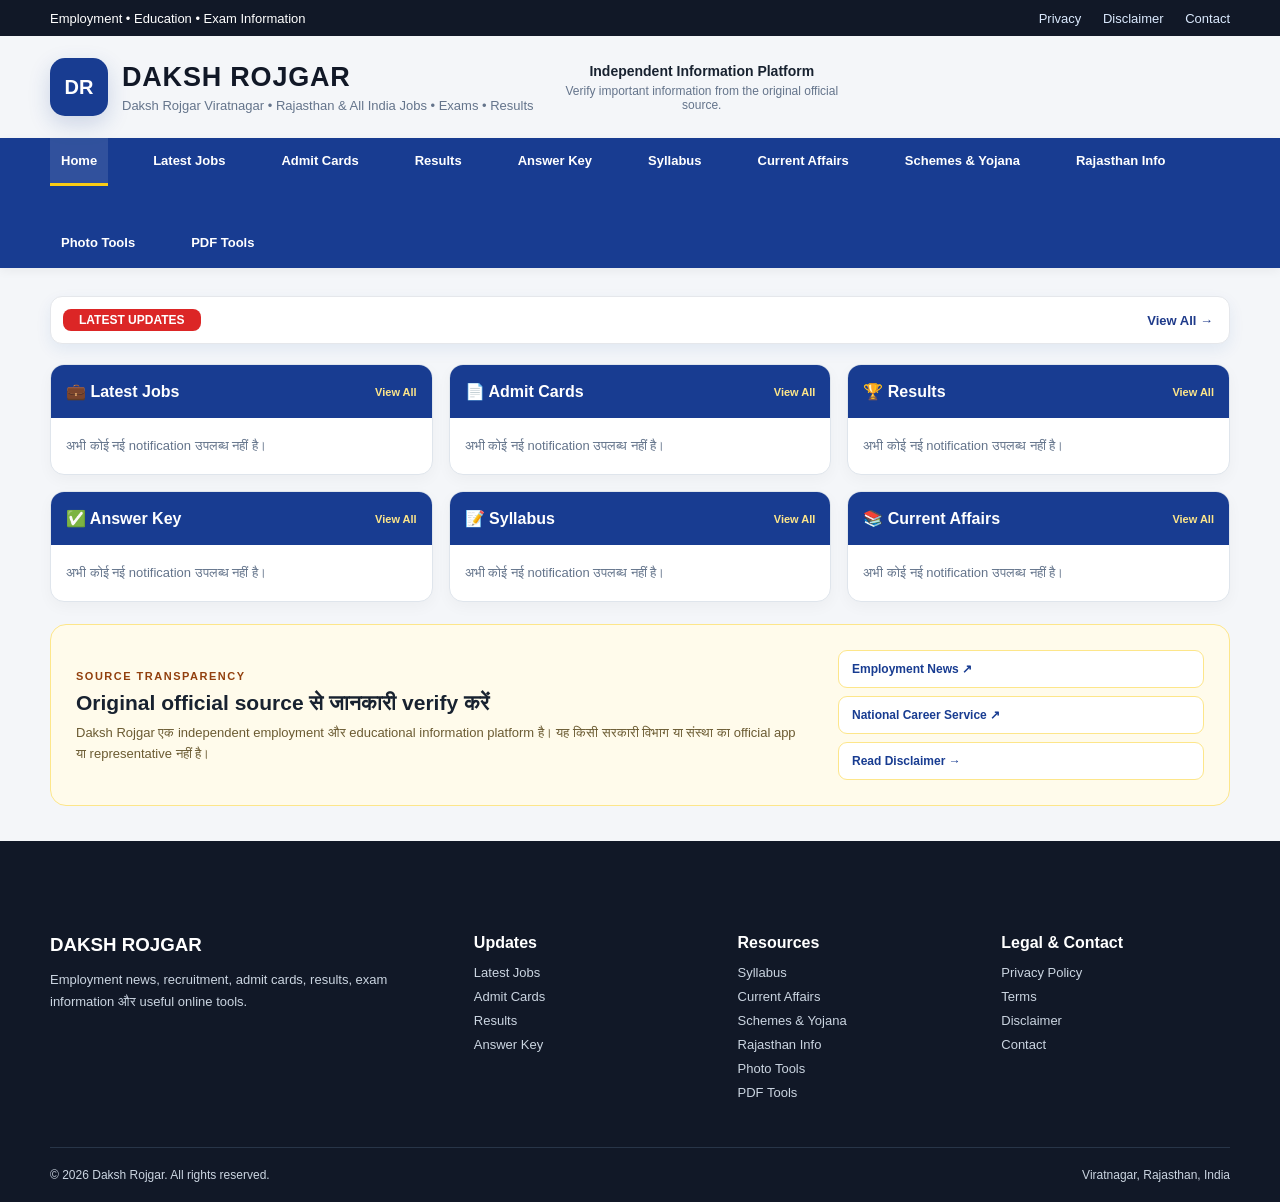
<file: index.html>
﻿<!DOCTYPE html>
<html lang="hi-IN">
<head>
    <meta charset="UTF-8">

    <meta
        name="viewport"
        content="width=device-width, initial-scale=1.0"
    >

    <title>Daksh Rojgar Viratnagar | Rajasthan Jobs, Admit Card, Result & Current Affairs</title>

    <meta
        name="description"
        content="Daksh Rojgar Viratnagar provides Rajasthan and All India jobs, recruitment updates, admit cards, results, answer keys, syllabus, current affairs, schemes and useful online tools."
    >

    <meta name="robots" content="index, follow, max-image-preview:large, max-snippet:-1, max-video-preview:-1">
    <meta name="author" content="Daksh Rojgar">

    <link
        rel="canonical"
        href="https://mukeshswamibiyawas-bot.github.io/daksh-rojgar-website/"
    >

    <meta property="og:type" content="website">
    <meta property="og:site_name" content="Daksh Rojgar">
    <meta
        property="og:title"
        content="Daksh Rojgar Viratnagar | Rajasthan Jobs, Admit Cards, Results & Current Affairs"
    >
    <meta
        property="og:description"
        content="Rajasthan and All India jobs, recruitment news, admit cards, results, answer keys, current affairs, schemes and useful online tools."
    >
    <meta
        property="og:url"
        content="https://mukeshswamibiyawas-bot.github.io/daksh-rojgar-website/"
    >

    <script type="application/ld+json">
    {
      "@context": "https://schema.org",
      "@type": "WebSite",
      "name": "Daksh Rojgar",
      "alternateName": ["Daksh Rojgar Viratnagar", "Daksh Rojgar Rajasthan"],
      "url": "https://mukeshswamibiyawas-bot.github.io/daksh-rojgar-website/"
    }
    </script>

    <link rel="stylesheet" href="style.css">
    <link rel="stylesheet" href="home-redesign.css">
</head>

<body class="home-v2">

<header class="dr-header">

    <div class="dr-topbar">
        <div class="dr-topbar-inner">
            <span>Employment • Education • Exam Information</span>

            <div>
                <a href="privacy-policy.html">Privacy</a>
                <a href="disclaimer.html">Disclaimer</a>
                <a href="contact.html">Contact</a>
            </div>
        </div>
    </div>

    <div class="dr-brand-wrap">

        <a class="dr-brand" href="index.html">
            <div class="dr-logo">DR</div>

            <div>
                <h1>DAKSH ROJGAR</h1>
                <p>Daksh Rojgar Viratnagar • Rajasthan &amp; All India Jobs • Exams • Results</p>
            </div>
        </a>

        <div class="dr-brand-note">
            <strong>Independent Information Platform</strong>
            <span>Verify important information from the original official source.</span>
        </div>

    </div>

    <div class="nav">

        <button
            id="menuBtn"
            type="button"
            aria-label="Open menu"
        >
            ☰
        </button>

        <nav id="mainNav">
            <a class="active" href="index.html">Home</a>
            <a href="listing.html?module=jobs">Latest Jobs</a>
            <a href="listing.html?module=admit_card">Admit Cards</a>
            <a href="listing.html?module=result">Results</a>
            <a href="listing.html?module=answer_key">Answer Key</a>
            <a href="listing.html?module=syllabus">Syllabus</a>
            <a href="listing.html?module=current_affairs">Current Affairs</a>
            <a href="listing.html?module=yojana">Schemes &amp; Yojana</a>
            <a href="photo-workbench.html?tool=background">Photo Tools</a>
            <a href="pdf-workbench.html?tool=image-to-pdf">PDF Tools</a>
        </nav>

    </div>

</header>

<main class="dr-main">

    <section class="ticker dr-ticker">
        <strong>LATEST UPDATES</strong>

        <span aria-hidden="true"></span>

        <a href="#" id="viewAllUpdates">
            View All →
        </a>
    </section>

    <section class="dr-info-grid dr-live-panels">

        <article class="dr-panel" data-home-module="jobs">
            <div class="dr-panel-head">
                <h2>💼 Latest Jobs</h2>
                <a href="listing.html?module=jobs">View All</a>
            </div>
            <div class="dr-panel-links"></div>
        </article>

        <article class="dr-panel" data-home-module="admit_card">
            <div class="dr-panel-head">
                <h2>📄 Admit Cards</h2>
                <a href="listing.html?module=admit_card">View All</a>
            </div>
            <div class="dr-panel-links"></div>
        </article>

        <article class="dr-panel" data-home-module="result">
            <div class="dr-panel-head">
                <h2>🏆 Results</h2>
                <a href="listing.html?module=result">View All</a>
            </div>
            <div class="dr-panel-links"></div>
        </article>

        <article class="dr-panel" data-home-module="answer_key">
            <div class="dr-panel-head">
                <h2>✅ Answer Key</h2>
                <a href="listing.html?module=answer_key">View All</a>
            </div>
            <div class="dr-panel-links"></div>
        </article>

        <article class="dr-panel" data-home-module="syllabus">
            <div class="dr-panel-head">
                <h2>📝 Syllabus</h2>
                <a href="listing.html?module=syllabus">View All</a>
            </div>
            <div class="dr-panel-links"></div>
        </article>

        <article class="dr-panel" data-home-module="current_affairs">
            <div class="dr-panel-head">
                <h2>📚 Current Affairs</h2>
                <a href="listing.html?module=current_affairs">View All</a>
            </div>
            <div class="dr-panel-links"></div>
        </article>

    </section>

    <section class="dr-source-section">

        <div>
            <span class="dr-source-label">SOURCE TRANSPARENCY</span>

            <h2>Original official source से जानकारी verify करें</h2>

            <p>
                Daksh Rojgar एक independent employment और educational
                information platform है। यह किसी सरकारी विभाग या संस्था
                का official app या representative नहीं है।
            </p>
        </div>

        <div class="dr-source-links">

            <a
                href="https://employmentnews.gov.in/"
                target="_blank"
                rel="noopener noreferrer"
            >
                Employment News ↗
            </a>

            <a
                href="https://www.ncs.gov.in/"
                target="_blank"
                rel="noopener noreferrer"
            >
                National Career Service ↗
            </a>

            <a href="disclaimer.html">
                Read Disclaimer →
            </a>

        </div>

    </section>

</main>

<footer class="dr-footer">

    <div class="dr-footer-inner">

        <div class="dr-footer-brand">
            <h3>DAKSH ROJGAR</h3>
            <p>
                Employment news, recruitment, admit cards, results,
                exam information और useful online tools.
            </p>
        </div>

        <div>
            <h4>Updates</h4>
            <a href="listing.html?module=jobs">Latest Jobs</a>
            <a href="listing.html?module=admit_card">Admit Cards</a>
            <a href="listing.html?module=result">Results</a>
            <a href="listing.html?module=answer_key">Answer Key</a>
        </div>

        <div>
            <h4>Resources</h4>
            <a href="listing.html?module=syllabus">Syllabus</a>
            <a href="listing.html?module=current_affairs">Current Affairs</a>
            <a href="listing.html?module=yojana">Schemes &amp; Yojana</a>
            <a href="photo-workbench.html?tool=background">Photo Tools</a>
            <a href="pdf-workbench.html?tool=image-to-pdf">PDF Tools</a>
        </div>

        <div>
            <h4>Legal &amp; Contact</h4>
            <a href="privacy-policy.html">Privacy Policy</a>
            <a href="terms.html">Terms</a>
            <a href="disclaimer.html">Disclaimer</a>
            <a href="contact.html">Contact</a>
        </div>

    </div>

    <div class="dr-copy">
        <span>© <span id="year">2026</span> Daksh Rojgar. All rights reserved.</span>
        <span>Viratnagar, Rajasthan, India</span>
    </div>

</footer>

<script src="script.js"></script>
<script src="home-routing-fix.js"></script>

</body>
</html>
</file>
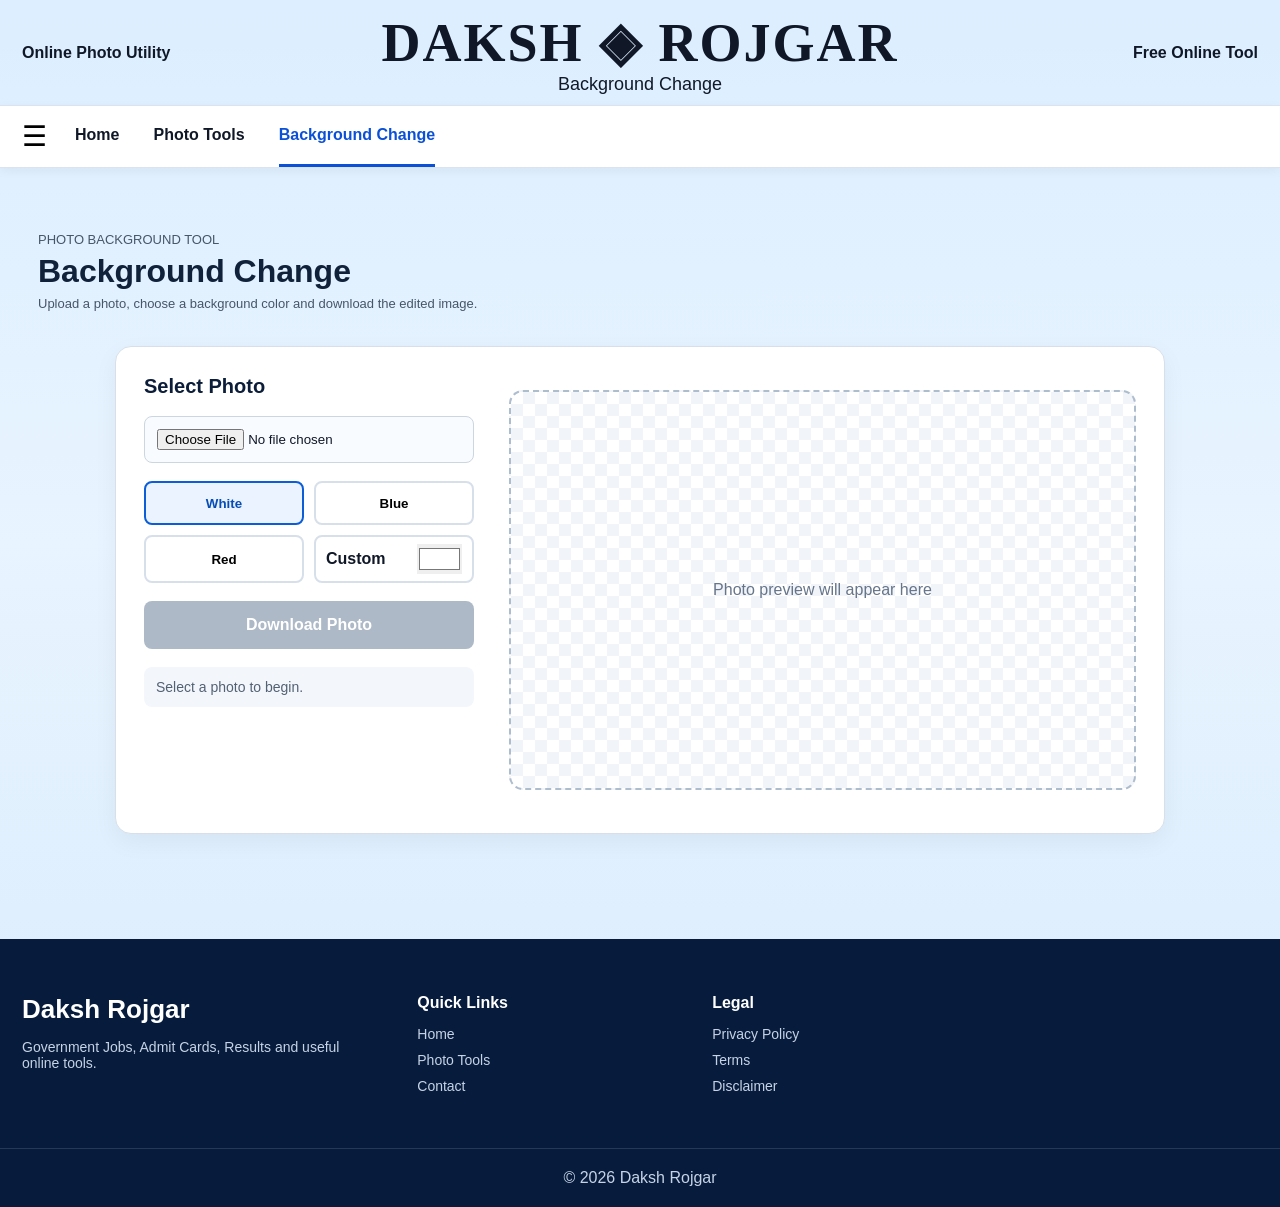
<file: background-change.html>
﻿<!DOCTYPE html>
<html lang="en">
<head>
    <meta charset="UTF-8">

    <meta
        name="viewport"
        content="width=device-width, initial-scale=1.0"
    >

    <title>Background Change | Daksh Rojgar</title>

    <link rel="stylesheet" href="style.css">
</head>

<body>

<header>
    <div class="top">

        <div class="date">
            Online Photo Utility
        </div>

        <div class="brand">
            <h1>DAKSH ◈ ROJGAR</h1>
            <p>Background Change</p>
        </div>

        <div class="actions">
            Free Online Tool
        </div>

    </div>

    <div class="nav">

        <button
            id="menuBtn"
            type="button"
            aria-label="Open menu"
        >
            ☰
        </button>

        <nav id="mainNav">
            <a href="index.html">Home</a>
            <a href="photo-tools.html">Photo Tools</a>
            <a class="active" href="background-change.html">
                Background Change
            </a>
        </nav>

    </div>
</header>


<main class="wrap">

    <section class="listing-hero">

        <span class="listing-label">
            PHOTO BACKGROUND TOOL
        </span>

        <h1>Background Change</h1>

        <p>
            Upload a photo, choose a background color
            and download the edited image.
        </p>

    </section>


    <section class="background-tool-panel">

        <div class="background-tool-controls">

            <label
                for="backgroundImageInput"
                class="background-upload-label"
            >
                Select Photo
            </label>

            <input
                id="backgroundImageInput"
                type="file"
                accept="image/jpeg,image/png,image/webp"
            >

            <div class="background-color-options">

                <button
                    type="button"
                    class="background-color-button active"
                    data-color="#ffffff"
                >
                    White
                </button>

                <button
                    type="button"
                    class="background-color-button"
                    data-color="#2196f3"
                >
                    Blue
                </button>

                <button
                    type="button"
                    class="background-color-button"
                    data-color="#f44336"
                >
                    Red
                </button>

                <label class="background-custom-color">
                    Custom

                    <input
                        id="customBackgroundColor"
                        type="color"
                        value="#ffffff"
                    >
                </label>

            </div>

            <button
                id="downloadBackgroundImage"
                type="button"
                disabled
            >
                Download Photo
            </button>

            <p id="backgroundStatus">
                Select a photo to begin.
            </p>

        </div>


        <div class="background-preview-area">

            <div
                id="backgroundPreviewBox"
                class="background-preview-box"
            >
                <span>
                    Photo preview will appear here
                </span>
            </div>

            <canvas
                id="backgroundCanvas"
                hidden
            ></canvas>

        </div>

    </section>
        <section
            id="photoActionPanel"
            class="photo-action-panel"
            hidden
        >

            <div class="photo-action-heading">
                <h2>What do you want to do with this photo?</h2>
                <p>
                    Select any tool below. Your uploaded photo
                    will be used in the selected tool.
                </p>
            </div>

            <div class="photo-action-grid">

                <button
                    type="button"
                    class="photo-action-card active"
                    data-action="background"
                >
                    <span>🎨</span>
                    <strong>Background Change</strong>
                    <small>White, blue, red or custom color</small>
                </button>

                <button
                    type="button"
                    class="photo-action-card"
                    data-action="passport"
                >
                    <span>🪪</span>
                    <strong>Passport Size</strong>
                    <small>Prepare passport-size photo</small>
                </button>

                <button
                    type="button"
                    class="photo-action-card"
                    data-action="four-by-six"
                >
                    <span>🖨️</span>
                    <strong>4×6 Photo Maker</strong>
                    <small>Create printable photo sheet</small>
                </button>

                <button
                    type="button"
                    class="photo-action-card"
                    data-action="name-add"
                >
                    <span>✍️</span>
                    <strong>Name Add</strong>
                    <small>Add name, date or text</small>
                </button>

                <button
                    type="button"
                    class="photo-action-card"
                    data-action="resize"
                >
                    <span>📐</span>
                    <strong>Resize</strong>
                    <small>Change width and height</small>
                </button>

                <button
                    type="button"
                    class="photo-action-card"
                    data-action="compress"
                >
                    <span>🗜️</span>
                    <strong>Compress</strong>
                    <small>Reduce photo file size</small>
                </button>

                <button
                    type="button"
                    class="photo-action-card"
                    data-action="crop"
                >
                    <span>✂️</span>
                    <strong>Crop</strong>
                    <small>Remove unwanted area</small>
                </button>

                <button
                    type="button"
                    class="photo-action-card"
                    data-action="convert"
                >
                    <span>🖼️</span>
                    <strong>JPG / PNG</strong>
                    <small>Convert image format</small>
                </button>

                <button
                    type="button"
                    class="photo-action-card"
                    data-action="kb-size"
                >
                    <span>⚙️</span>
                    <strong>Size in KB</strong>
                    <small>Prepare for online forms</small>
                </button>

            </div>

        </section>


</main>


<footer>

    <div class="foot">

        <div>
            <h3>Daksh Rojgar</h3>

            <p>
                Government Jobs, Admit Cards, Results
                and useful online tools.
            </p>
        </div>

        <div>
            <h4>Quick Links</h4>
            <a href="index.html">Home</a>
            <a href="photo-tools.html">Photo Tools</a>
            <a href="contact.html">Contact</a>
        </div>

        <div>
            <h4>Legal</h4>
            <a href="privacy-policy.html">Privacy Policy</a>
            <a href="terms.html">Terms</a>
            <a href="disclaimer.html">Disclaimer</a>
        </div>

    </div>

    <div class="copy">
        © <span id="year">2026</span> Daksh Rojgar
    </div>

</footer>

<script src="background-change.js"></script>

</body>
</html>
</file>
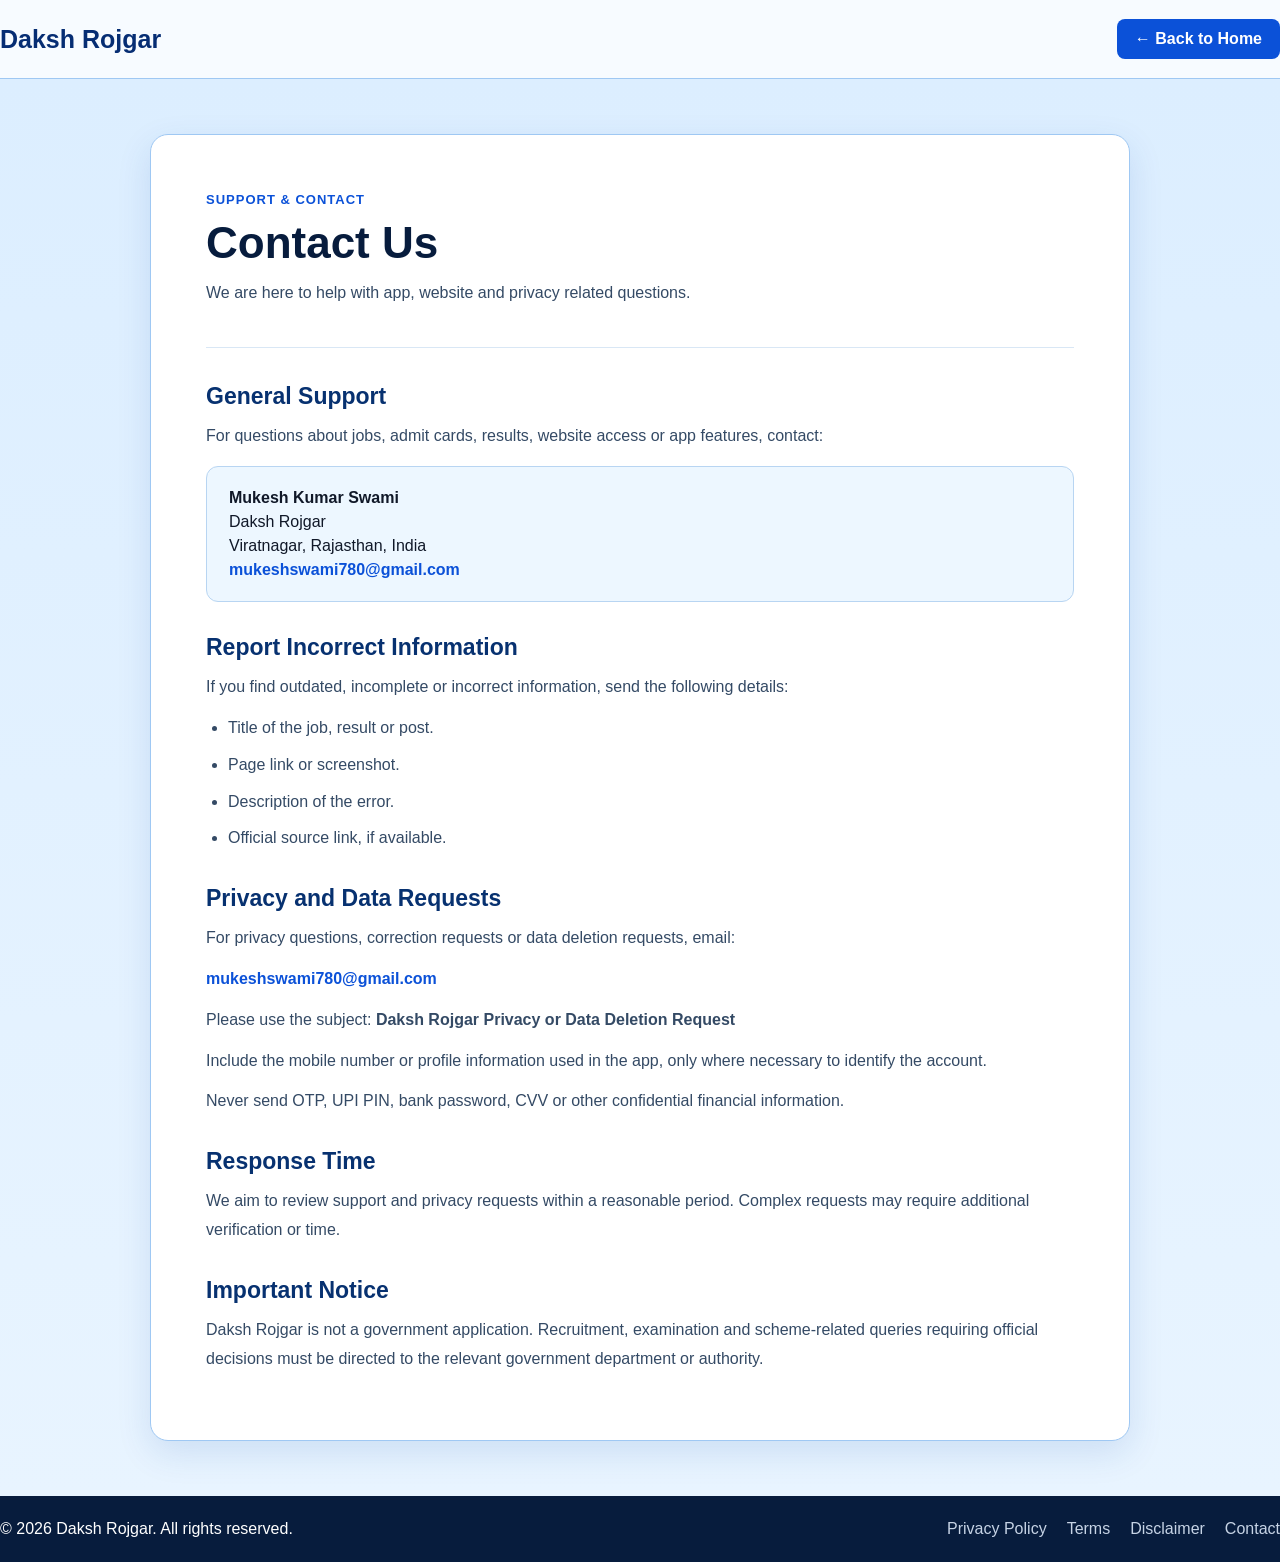
<file: contact.html>
﻿<!DOCTYPE html>
<html lang="en">
<head>
    <meta charset="UTF-8">

    <meta
        name="viewport"
        content="width=device-width, initial-scale=1.0"
    >

    <meta
        name="description"
        content="Contact and support information for Daksh Rojgar."
    >

    <title>Contact Us | Daksh Rojgar</title>

    <link
        rel="canonical"
        href="https://mukeshswamibiyawas-bot.github.io/daksh-rojgar-website/contact.html"
    >


    <link rel="stylesheet" href="style.css">
</head>

<body>

<header class="legal-header">
    <div class="container legal-nav">

        <a href="index.html" class="legal-brand">
            Daksh Rojgar
        </a>

        <a href="index.html" class="back-home">
            ← Back to Home
        </a>

    </div>
</header>

<main class="legal-page">
    <div class="container">

        <article class="legal-card">

            <div class="legal-heading">
                <span>SUPPORT & CONTACT</span>

                <h1>Contact Us</h1>

                <p>
                    We are here to help with app, website and privacy
                    related questions.
                </p>
            </div>

            <section>
                <h2>General Support</h2>

                <p>
                    For questions about jobs, admit cards, results,
                    website access or app features, contact:
                </p>

                <div class="contact-information">

                    <strong>Mukesh Kumar Swami</strong>

                    <span>Daksh Rojgar</span>

                    <span>Viratnagar, Rajasthan, India</span>

                    <a href="mailto:mukeshswami780@gmail.com">
                        mukeshswami780@gmail.com
                    </a>

                </div>
            </section>

            <section>
                <h2>Report Incorrect Information</h2>

                <p>
                    If you find outdated, incomplete or incorrect
                    information, send the following details:
                </p>

                <ul>
                    <li>Title of the job, result or post.</li>
                    <li>Page link or screenshot.</li>
                    <li>Description of the error.</li>
                    <li>Official source link, if available.</li>
                </ul>
            </section>

            <section>
                <h2>Privacy and Data Requests</h2>

                <p>
                    For privacy questions, correction requests or data
                    deletion requests, email:
                </p>

                <p>
                    <a href="mailto:mukeshswami780@gmail.com?subject=Daksh%20Rojgar%20Privacy%20or%20Data%20Deletion%20Request">
                        mukeshswami780@gmail.com
                    </a>
                </p>

                <p>
                    Please use the subject:
                    <strong>
                        Daksh Rojgar Privacy or Data Deletion Request
                    </strong>
                </p>

                <p>
                    Include the mobile number or profile information
                    used in the app, only where necessary to identify
                    the account.
                </p>

                <p>
                    Never send OTP, UPI PIN, bank password, CVV or other
                    confidential financial information.
                </p>
            </section>

            <section>
                <h2>Response Time</h2>

                <p>
                    We aim to review support and privacy requests within
                    a reasonable period. Complex requests may require
                    additional verification or time.
                </p>
            </section>

            <section>
                <h2>Important Notice</h2>

                <p>
                    Daksh Rojgar is not a government application.
                    Recruitment, examination and scheme-related queries
                    requiring official decisions must be directed to
                    the relevant government department or authority.
                </p>
            </section>

        </article>

    </div>
</main>

<footer class="legal-footer">
    <div class="container">

        <p>
            © <span id="currentYear">2026</span> Daksh Rojgar.
            All rights reserved.
        </p>

        <div>
            <a href="privacy-policy.html">Privacy Policy</a>
            <a href="terms.html">Terms</a>
            <a href="disclaimer.html">Disclaimer</a>
            <a href="contact.html">Contact</a>
        </div>

    </div>
</footer>

<script src="script.js"></script>

</body>
</html>
</file>
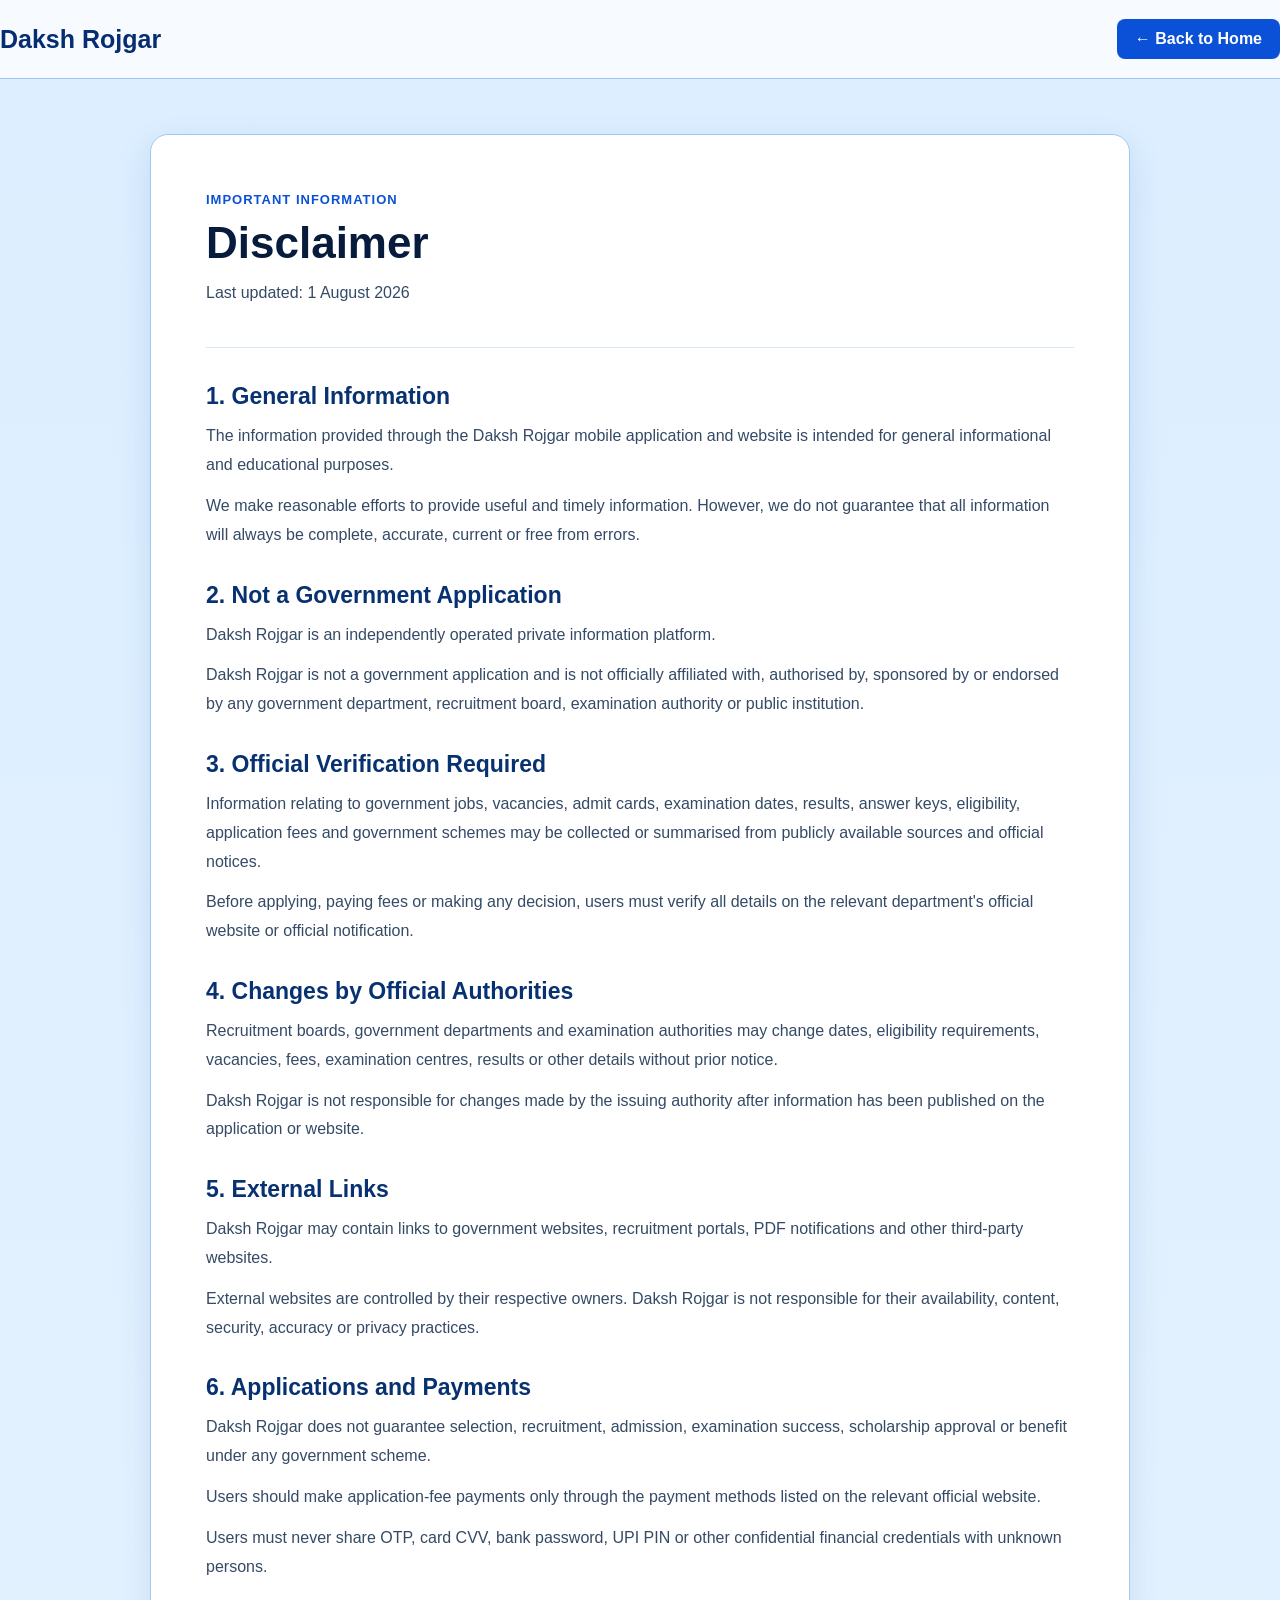
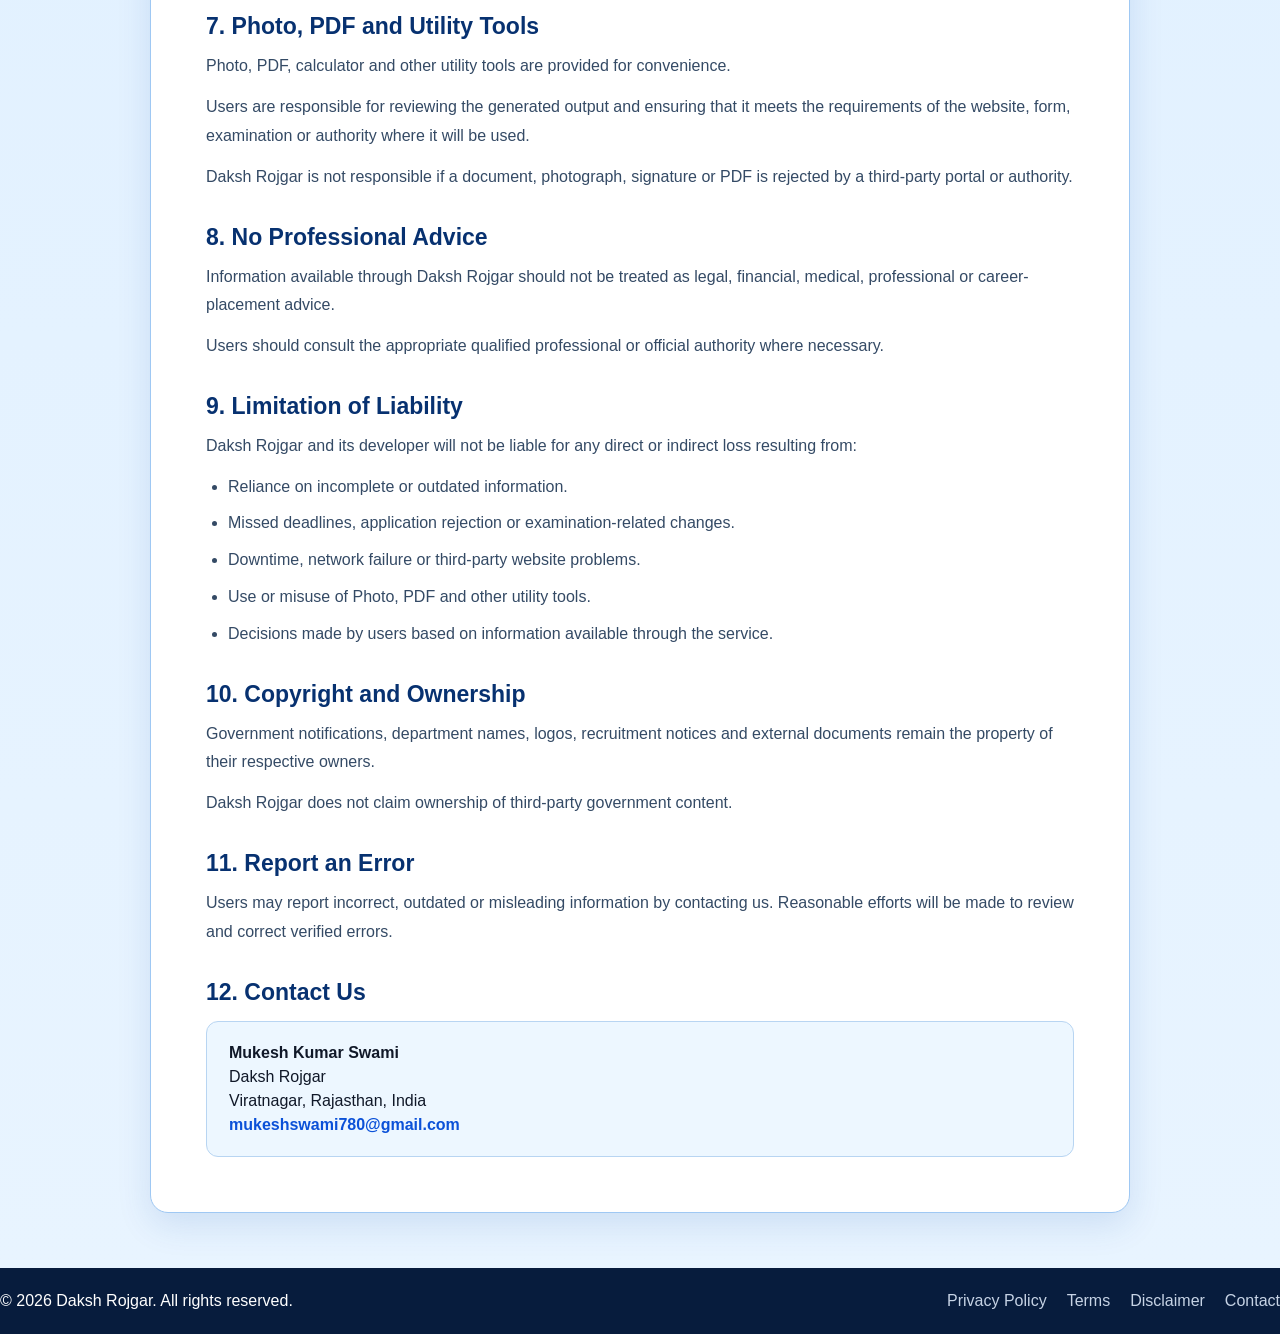
<file: disclaimer.html>
﻿<!DOCTYPE html>
<html lang="en">
<head>
    <meta charset="UTF-8">

    <meta
        name="viewport"
        content="width=device-width, initial-scale=1.0"
    >

    <meta
        name="description"
        content="Disclaimer for Daksh Rojgar mobile application and website."
    >

    <title>Disclaimer | Daksh Rojgar</title>

    <link
        rel="canonical"
        href="https://mukeshswamibiyawas-bot.github.io/daksh-rojgar-website/disclaimer.html"
    >


    <link rel="stylesheet" href="style.css">
</head>

<body>

<header class="legal-header">
    <div class="container legal-nav">

        <a href="index.html" class="legal-brand">
            Daksh Rojgar
        </a>

        <a href="index.html" class="back-home">
            ← Back to Home
        </a>

    </div>
</header>

<main class="legal-page">
    <div class="container">

        <article class="legal-card">

            <div class="legal-heading">
                <span>IMPORTANT INFORMATION</span>

                <h1>Disclaimer</h1>

                <p>Last updated: 1 August 2026</p>
            </div>

            <section>
                <h2>1. General Information</h2>

                <p>
                    The information provided through the Daksh Rojgar
                    mobile application and website is intended for
                    general informational and educational purposes.
                </p>

                <p>
                    We make reasonable efforts to provide useful and
                    timely information. However, we do not guarantee
                    that all information will always be complete,
                    accurate, current or free from errors.
                </p>
            </section>

            <section>
                <h2>2. Not a Government Application</h2>

                <p>
                    Daksh Rojgar is an independently operated private
                    information platform.
                </p>

                <p>
                    Daksh Rojgar is not a government application and is
                    not officially affiliated with, authorised by,
                    sponsored by or endorsed by any government
                    department, recruitment board, examination
                    authority or public institution.
                </p>
            </section>

            <section>
                <h2>3. Official Verification Required</h2>

                <p>
                    Information relating to government jobs, vacancies,
                    admit cards, examination dates, results, answer
                    keys, eligibility, application fees and government
                    schemes may be collected or summarised from publicly
                    available sources and official notices.
                </p>

                <p>
                    Before applying, paying fees or making any decision,
                    users must verify all details on the relevant
                    department's official website or official
                    notification.
                </p>
            </section>

            <section>
                <h2>4. Changes by Official Authorities</h2>

                <p>
                    Recruitment boards, government departments and
                    examination authorities may change dates,
                    eligibility requirements, vacancies, fees,
                    examination centres, results or other details
                    without prior notice.
                </p>

                <p>
                    Daksh Rojgar is not responsible for changes made by
                    the issuing authority after information has been
                    published on the application or website.
                </p>
            </section>

            <section>
                <h2>5. External Links</h2>

                <p>
                    Daksh Rojgar may contain links to government
                    websites, recruitment portals, PDF notifications
                    and other third-party websites.
                </p>

                <p>
                    External websites are controlled by their respective
                    owners. Daksh Rojgar is not responsible for their
                    availability, content, security, accuracy or privacy
                    practices.
                </p>
            </section>

            <section>
                <h2>6. Applications and Payments</h2>

                <p>
                    Daksh Rojgar does not guarantee selection,
                    recruitment, admission, examination success,
                    scholarship approval or benefit under any government
                    scheme.
                </p>

                <p>
                    Users should make application-fee payments only
                    through the payment methods listed on the relevant
                    official website.
                </p>

                <p>
                    Users must never share OTP, card CVV, bank password,
                    UPI PIN or other confidential financial credentials
                    with unknown persons.
                </p>
            </section>

            <section>
                <h2>7. Photo, PDF and Utility Tools</h2>

                <p>
                    Photo, PDF, calculator and other utility tools are
                    provided for convenience.
                </p>

                <p>
                    Users are responsible for reviewing the generated
                    output and ensuring that it meets the requirements
                    of the website, form, examination or authority where
                    it will be used.
                </p>

                <p>
                    Daksh Rojgar is not responsible if a document,
                    photograph, signature or PDF is rejected by a
                    third-party portal or authority.
                </p>
            </section>

            <section>
                <h2>8. No Professional Advice</h2>

                <p>
                    Information available through Daksh Rojgar should
                    not be treated as legal, financial, medical,
                    professional or career-placement advice.
                </p>

                <p>
                    Users should consult the appropriate qualified
                    professional or official authority where necessary.
                </p>
            </section>

            <section>
                <h2>9. Limitation of Liability</h2>

                <p>
                    Daksh Rojgar and its developer will not be liable for
                    any direct or indirect loss resulting from:
                </p>

                <ul>
                    <li>Reliance on incomplete or outdated information.</li>

                    <li>
                        Missed deadlines, application rejection or
                        examination-related changes.
                    </li>

                    <li>
                        Downtime, network failure or third-party website
                        problems.
                    </li>

                    <li>
                        Use or misuse of Photo, PDF and other utility
                        tools.
                    </li>

                    <li>
                        Decisions made by users based on information
                        available through the service.
                    </li>
                </ul>
            </section>

            <section>
                <h2>10. Copyright and Ownership</h2>

                <p>
                    Government notifications, department names, logos,
                    recruitment notices and external documents remain
                    the property of their respective owners.
                </p>

                <p>
                    Daksh Rojgar does not claim ownership of third-party
                    government content.
                </p>
            </section>

            <section>
                <h2>11. Report an Error</h2>

                <p>
                    Users may report incorrect, outdated or misleading
                    information by contacting us. Reasonable efforts
                    will be made to review and correct verified errors.
                </p>
            </section>

            <section>
                <h2>12. Contact Us</h2>

                <div class="contact-information">

                    <strong>Mukesh Kumar Swami</strong>

                    <span>Daksh Rojgar</span>

                    <span>Viratnagar, Rajasthan, India</span>

                    <a href="mailto:mukeshswami780@gmail.com">
                        mukeshswami780@gmail.com
                    </a>

                </div>
            </section>

        </article>

    </div>
</main>

<footer class="legal-footer">
    <div class="container">

        <p>
            © <span id="currentYear">2026</span> Daksh Rojgar.
            All rights reserved.
        </p>

        <div>
            <a href="privacy-policy.html">Privacy Policy</a>
            <a href="terms.html">Terms</a>
            <a href="disclaimer.html">Disclaimer</a>
            <a href="contact.html">Contact</a>
        </div>

    </div>
</footer>

<script src="script.js"></script>

</body>
</html>
</file>
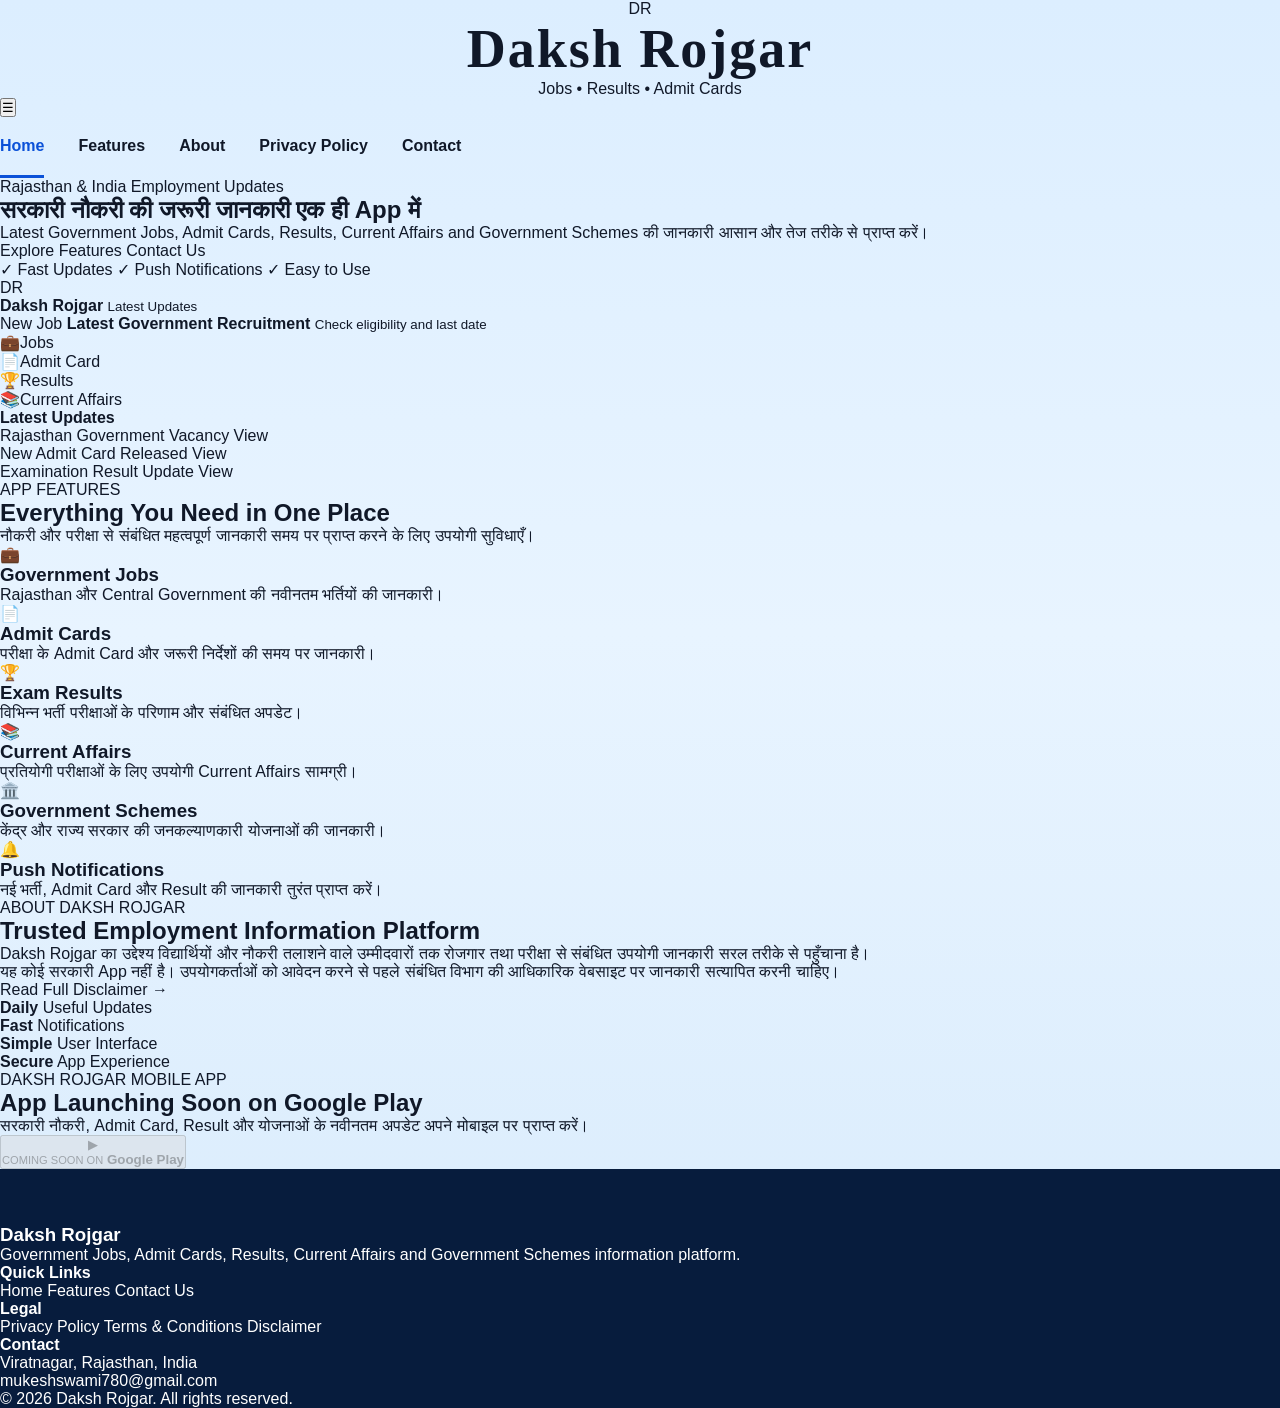
<file: index-backup.html>
<!DOCTYPE html>
<html lang="en">
<head>
    <meta charset="UTF-8">

    <meta
        name="viewport"
        content="width=device-width, initial-scale=1.0"
    >

    <meta
        name="description"
        content="Daksh Rojgar provides latest government jobs, admit cards, results, current affairs and government scheme updates."
    >

    <title>Daksh Rojgar – Jobs, Results & Admit Cards</title>

    <link rel="stylesheet" href="style.css">
</head>

<body>

<header class="top-header">
    <div class="container header-content">

        <a href="index.html" class="brand">
            <div class="brand-logo">DR</div>

            <div>
                <h1>Daksh Rojgar</h1>
                <span>Jobs • Results • Admit Cards</span>
            </div>
        </a>

        <button
            class="menu-button"
            id="menuButton"
            type="button"
            aria-label="Open navigation menu"
        >
            ☰
        </button>

        <nav id="mainNav">
            <a class="active" href="index.html">Home</a>
            <a href="#features">Features</a>
            <a href="#about">About</a>
            <a href="privacy-policy.html">Privacy Policy</a>
            <a href="contact.html">Contact</a>
        </nav>

    </div>
</header>

<main>

    <section class="hero">
        <div class="container hero-grid">

            <div class="hero-content">

                <span class="hero-badge">
                    Rajasthan & India Employment Updates
                </span>

                <h2>
                    सरकारी नौकरी की जरूरी जानकारी
                    <span>एक ही App में</span>
                </h2>

                <p>
                    Latest Government Jobs, Admit Cards, Results,
                    Current Affairs and Government Schemes की जानकारी
                    आसान और तेज तरीके से प्राप्त करें।
                </p>

                <div class="hero-buttons">

                    <a href="#features" class="button primary-button">
                        Explore Features
                    </a>

                    <a href="contact.html" class="button secondary-button">
                        Contact Us
                    </a>

                </div>

                <div class="trust-points">
                    <span>✓ Fast Updates</span>
                    <span>✓ Push Notifications</span>
                    <span>✓ Easy to Use</span>
                </div>

            </div>

            <div class="app-preview">

                <div class="phone">

                    <div class="phone-top"></div>

                    <div class="phone-screen">

                        <div class="app-heading">
                            <div class="small-logo">DR</div>

                            <div>
                                <strong>Daksh Rojgar</strong>
                                <small>Latest Updates</small>
                            </div>
                        </div>

                        <div class="notification-card">
                            <span>New Job</span>
                            <strong>Latest Government Recruitment</strong>
                            <small>Check eligibility and last date</small>
                        </div>

                        <div class="mini-grid">
                            <div>💼<span>Jobs</span></div>
                            <div>📄<span>Admit Card</span></div>
                            <div>🏆<span>Results</span></div>
                            <div>📚<span>Current Affairs</span></div>
                        </div>

                        <div class="update-list">
                            <strong>Latest Updates</strong>

                            <p>
                                Rajasthan Government Vacancy
                                <span>View</span>
                            </p>

                            <p>
                                New Admit Card Released
                                <span>View</span>
                            </p>

                            <p>
                                Examination Result Update
                                <span>View</span>
                            </p>
                        </div>

                    </div>

                </div>

            </div>

        </div>
    </section>

    <section class="section" id="features">

        <div class="container">

            <div class="section-heading">
                <span>APP FEATURES</span>
                <h2>Everything You Need in One Place</h2>

                <p>
                    नौकरी और परीक्षा से संबंधित महत्वपूर्ण जानकारी
                    समय पर प्राप्त करने के लिए उपयोगी सुविधाएँ।
                </p>
            </div>

            <div class="feature-grid">

                <article class="feature-card">
                    <div class="feature-icon">💼</div>
                    <h3>Government Jobs</h3>
                    <p>
                        Rajasthan और Central Government की नवीनतम
                        भर्तियों की जानकारी।
                    </p>
                </article>

                <article class="feature-card">
                    <div class="feature-icon">📄</div>
                    <h3>Admit Cards</h3>
                    <p>
                        परीक्षा के Admit Card और जरूरी निर्देशों की
                        समय पर जानकारी।
                    </p>
                </article>

                <article class="feature-card">
                    <div class="feature-icon">🏆</div>
                    <h3>Exam Results</h3>
                    <p>
                        विभिन्न भर्ती परीक्षाओं के परिणाम और संबंधित
                        अपडेट।
                    </p>
                </article>

                <article class="feature-card">
                    <div class="feature-icon">📚</div>
                    <h3>Current Affairs</h3>
                    <p>
                        प्रतियोगी परीक्षाओं के लिए उपयोगी Current
                        Affairs सामग्री।
                    </p>
                </article>

                <article class="feature-card">
                    <div class="feature-icon">🏛️</div>
                    <h3>Government Schemes</h3>
                    <p>
                        केंद्र और राज्य सरकार की जनकल्याणकारी योजनाओं
                        की जानकारी।
                    </p>
                </article>

                <article class="feature-card">
                    <div class="feature-icon">🔔</div>
                    <h3>Push Notifications</h3>
                    <p>
                        नई भर्ती, Admit Card और Result की जानकारी तुरंत
                        प्राप्त करें।
                    </p>
                </article>

            </div>

        </div>
    </section>

    <section class="about-section" id="about">

        <div class="container about-grid">

            <div>
                <span class="section-label">ABOUT DAKSH ROJGAR</span>

                <h2>Trusted Employment Information Platform</h2>

                <p>
                    Daksh Rojgar का उद्देश्य विद्यार्थियों और नौकरी
                    तलाशने वाले उम्मीदवारों तक रोजगार तथा परीक्षा से
                    संबंधित उपयोगी जानकारी सरल तरीके से पहुँचाना है।
                </p>

                <p>
                    यह कोई सरकारी App नहीं है। उपयोगकर्ताओं को आवेदन
                    करने से पहले संबंधित विभाग की आधिकारिक वेबसाइट पर
                    जानकारी सत्यापित करनी चाहिए।
                </p>

                <a href="disclaimer.html" class="text-link">
                    Read Full Disclaimer →
                </a>
            </div>

            <div class="about-box">

                <div>
                    <strong>Daily</strong>
                    <span>Useful Updates</span>
                </div>

                <div>
                    <strong>Fast</strong>
                    <span>Notifications</span>
                </div>

                <div>
                    <strong>Simple</strong>
                    <span>User Interface</span>
                </div>

                <div>
                    <strong>Secure</strong>
                    <span>App Experience</span>
                </div>

            </div>

        </div>
    </section>

    <section class="download-section">

        <div class="container download-box">

            <div>
                <span>DAKSH ROJGAR MOBILE APP</span>
                <h2>App Launching Soon on Google Play</h2>

                <p>
                    सरकारी नौकरी, Admit Card, Result और योजनाओं के
                    नवीनतम अपडेट अपने मोबाइल पर प्राप्त करें।
                </p>
            </div>

            <button class="play-store-button" type="button" disabled>
                <span>▶</span>

                <div>
                    <small>COMING SOON ON</small>
                    <strong>Google Play</strong>
                </div>
            </button>

        </div>
    </section>

</main>

<footer>

    <div class="container footer-grid">

        <div>
            <h3>Daksh Rojgar</h3>

            <p>
                Government Jobs, Admit Cards, Results, Current Affairs
                and Government Schemes information platform.
            </p>
        </div>

        <div>
            <h4>Quick Links</h4>
            <a href="index.html">Home</a>
            <a href="#features">Features</a>
            <a href="contact.html">Contact Us</a>
        </div>

        <div>
            <h4>Legal</h4>
            <a href="privacy-policy.html">Privacy Policy</a>
            <a href="terms.html">Terms & Conditions</a>
            <a href="disclaimer.html">Disclaimer</a>
        </div>

        <div>
            <h4>Contact</h4>
            <p>Viratnagar, Rajasthan, India</p>
            <a href="mailto:mukeshswami780@gmail.com">
                mukeshswami780@gmail.com
            </a>
        </div>

    </div>

    <div class="footer-bottom">
        © <span id="currentYear">2026</span> Daksh Rojgar.
        All rights reserved.
    </div>

</footer>

<script src="script.js"></script>

</body>
</html>
</file>
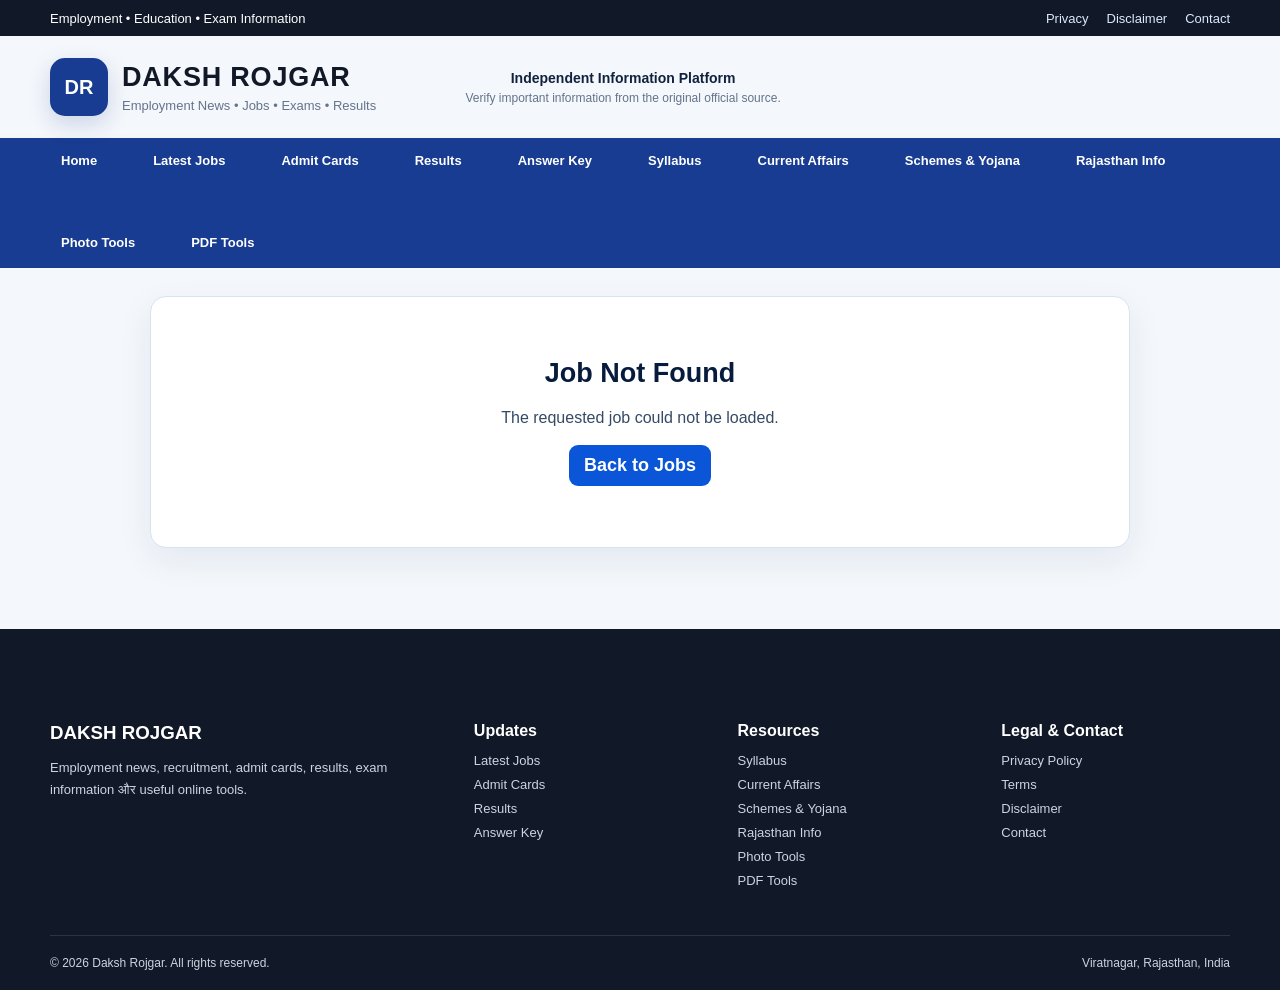
<file: job.html>
<!DOCTYPE html>
<html lang="hi-IN">
<head>
    <meta charset="UTF-8">

    <meta
        name="viewport"
        content="width=device-width, initial-scale=1.0"
    >

    <meta
        id="pageDescription"
        name="description"
        content="Government job details on Daksh Rojgar."
    >

    <link id="pageCanonical" rel="canonical">
    <meta id="ogTitle" property="og:title" content="Daksh Rojgar Job Details">
    <meta id="ogDescription" property="og:description" content="Latest recruitment and job details on Daksh Rojgar.">
    <meta id="ogUrl" property="og:url">
    <meta property="og:type" content="website">

    <title>Job Details | Daksh Rojgar</title>

    <link rel="stylesheet" href="style.css">
    <link rel="stylesheet" href="home-redesign.css">
    <link rel="stylesheet" href="site-upgrade.css">
</head>

<body class="home-v2 dr-inner-page">

<header class="dr-header">
  <div class="dr-topbar"><div class="dr-topbar-inner">
    <span>Employment • Education • Exam Information</span>
    <div><a href="privacy-policy.html">Privacy</a><a href="disclaimer.html">Disclaimer</a><a href="contact.html">Contact</a></div>
  </div></div>
  <div class="dr-brand-wrap">
    <a class="dr-brand" href="index.html"><div class="dr-logo">DR</div><div><h1>DAKSH ROJGAR</h1><p>Employment News • Jobs • Exams • Results</p></div></a>
    <div class="dr-brand-note"><strong>Independent Information Platform</strong><span>Verify important information from the original official source.</span></div>
  </div>
  <div class="nav">
    <button id="menuBtn" type="button" aria-label="Open menu">☰</button>
    <nav id="mainNav">
      <a href="index.html">Home</a><a href="listing.html?module=jobs">Latest Jobs</a><a href="listing.html?module=admit_card">Admit Cards</a><a href="listing.html?module=result">Results</a><a href="listing.html?module=answer_key">Answer Key</a><a href="listing.html?module=syllabus">Syllabus</a><a href="listing.html?module=current_affairs">Current Affairs</a><a href="listing.html?module=yojana">Schemes &amp; Yojana</a><a href="photo-tools.html">Photo Tools</a><a href="pdf-tools.html">PDF Tools</a>
    </nav>
  </div>
</header>

<main class="legal-page">

    <div class="container">

        <article
            class="legal-card"
            id="jobDetail"
        >
            <div class="detail-loading">
                Loading job details...
            </div>
        </article>

    </div>

</main>

<footer class="dr-footer">
  <div class="dr-footer-inner">
    <div class="dr-footer-brand"><h3>DAKSH ROJGAR</h3><p>Employment news, recruitment, admit cards, results, exam information और useful online tools.</p></div>
    <div><h4>Updates</h4><a href="listing.html?module=jobs">Latest Jobs</a><a href="listing.html?module=admit_card">Admit Cards</a><a href="listing.html?module=result">Results</a><a href="listing.html?module=answer_key">Answer Key</a></div>
    <div><h4>Resources</h4><a href="listing.html?module=syllabus">Syllabus</a><a href="listing.html?module=current_affairs">Current Affairs</a><a href="listing.html?module=yojana">Schemes &amp; Yojana</a><a href="photo-tools.html">Photo Tools</a><a href="pdf-tools.html">PDF Tools</a></div>
    <div><h4>Legal &amp; Contact</h4><a href="privacy-policy.html">Privacy Policy</a><a href="terms.html">Terms</a><a href="disclaimer.html">Disclaimer</a><a href="contact.html">Contact</a></div>
  </div>
  <div class="dr-copy"><span>© <span id="currentYear">2026</span> Daksh Rojgar. All rights reserved.</span><span>Viratnagar, Rajasthan, India</span></div>
</footer>

<script src="job-detail.js"></script>

<script src="site-shell.js"></script>
</body>
</html>
</file>
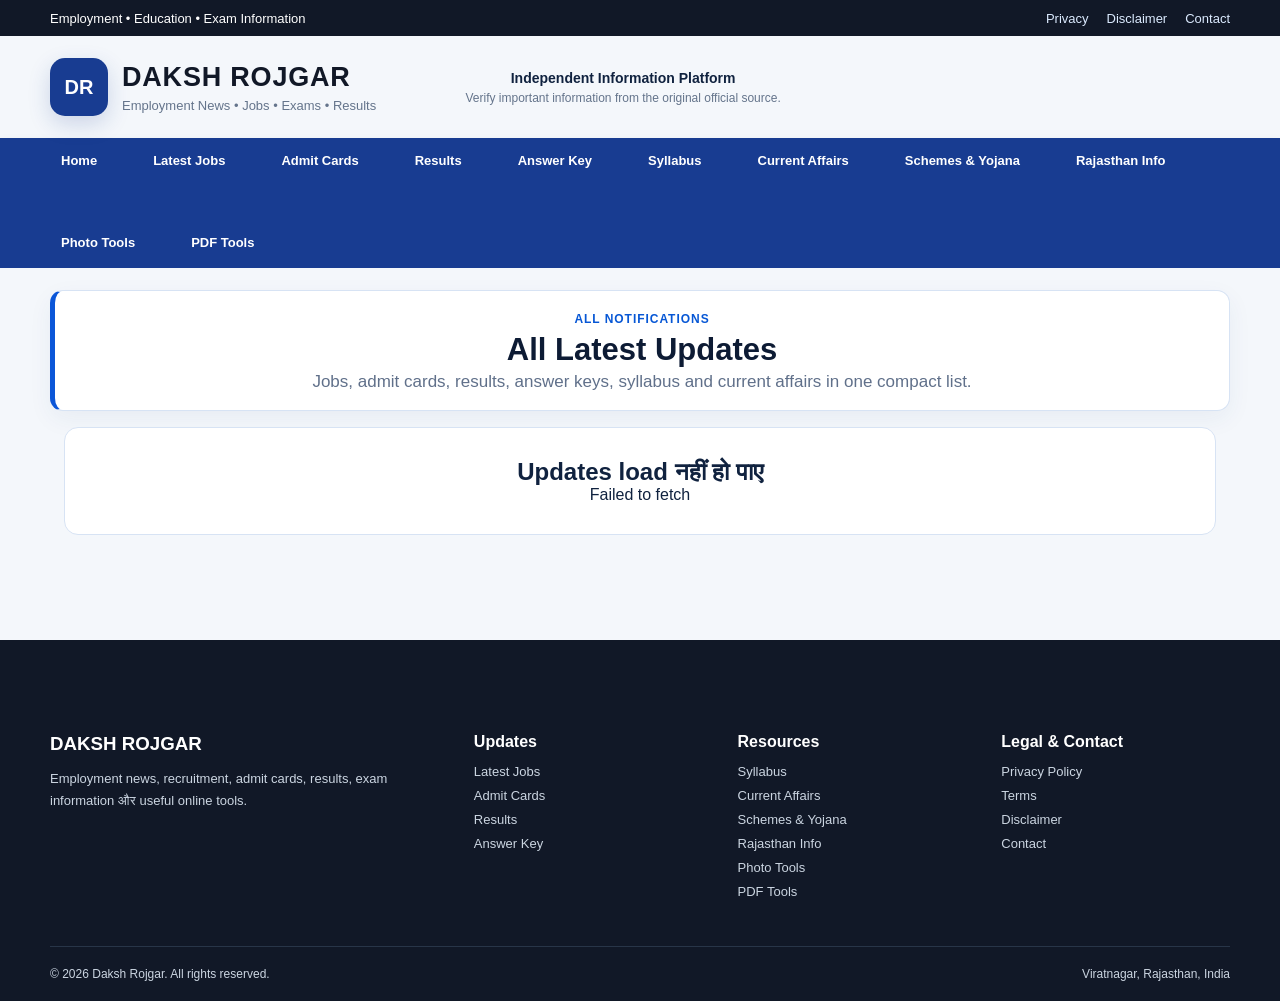
<file: listing.html>
<!DOCTYPE html>
<html lang="hi-IN">
<head>
    <meta charset="UTF-8">
    <meta name="viewport" content="width=device-width, initial-scale=1.0">
    <title>Latest Updates | Daksh Rojgar</title>
    <meta id="pageDescription" name="description" content="Latest jobs, admit cards, results, current affairs and government updates on Daksh Rojgar.">
    <link id="pageCanonical" rel="canonical">
    <link rel="stylesheet" href="style.css">
    <link rel="stylesheet" href="home-redesign.css">
    <link rel="stylesheet" href="site-upgrade.css">
</head>
<body class="home-v2 dr-inner-page dr-listing-page">
<header class="dr-header">
  <div class="dr-topbar"><div class="dr-topbar-inner">
    <span>Employment • Education • Exam Information</span>
    <div><a href="privacy-policy.html">Privacy</a><a href="disclaimer.html">Disclaimer</a><a href="contact.html">Contact</a></div>
  </div></div>
  <div class="dr-brand-wrap">
    <a class="dr-brand" href="index.html"><div class="dr-logo">DR</div><div><h1>DAKSH ROJGAR</h1><p>Employment News • Jobs • Exams • Results</p></div></a>
    <div class="dr-brand-note"><strong>Independent Information Platform</strong><span>Verify important information from the original official source.</span></div>
  </div>
  <div class="nav">
    <button id="menuBtn" type="button" aria-label="Open menu">☰</button>
    <nav id="mainNav">
      <a href="index.html">Home</a><a href="listing.html?module=jobs">Latest Jobs</a><a href="listing.html?module=admit_card">Admit Cards</a><a href="listing.html?module=result">Results</a><a href="listing.html?module=answer_key">Answer Key</a><a href="listing.html?module=syllabus">Syllabus</a><a href="listing.html?module=current_affairs">Current Affairs</a><a href="listing.html?module=yojana">Schemes &amp; Yojana</a><a href="listing.html?module=rajasthan_info">Rajasthan Info</a><a href="photo-tools.html">Photo Tools</a><a href="pdf-tools.html">PDF Tools</a>
    </nav>
  </div>
</header>
<main class="legal-page">
    <div class="container">
        <section class="listing-header">
            <span id="listingLabel">LIVE UPDATES</span>
            <h1 id="listingTitle">Latest Updates</h1>
            <p id="listingDescription">Latest information from Daksh Rojgar.</p>
        </section>
        <section class="live-listing-grid" id="listingContainer"></section>
    </div>
</main>
<footer class="dr-footer">
  <div class="dr-footer-inner">
    <div class="dr-footer-brand"><h3>DAKSH ROJGAR</h3><p>Employment news, recruitment, admit cards, results, exam information और useful online tools.</p></div>
    <div><h4>Updates</h4><a href="listing.html?module=jobs">Latest Jobs</a><a href="listing.html?module=admit_card">Admit Cards</a><a href="listing.html?module=result">Results</a><a href="listing.html?module=answer_key">Answer Key</a></div>
    <div><h4>Resources</h4><a href="listing.html?module=syllabus">Syllabus</a><a href="listing.html?module=current_affairs">Current Affairs</a><a href="listing.html?module=yojana">Schemes &amp; Yojana</a><a href="listing.html?module=rajasthan_info">Rajasthan Info</a><a href="photo-tools.html">Photo Tools</a><a href="pdf-tools.html">PDF Tools</a></div>
    <div><h4>Legal &amp; Contact</h4><a href="privacy-policy.html">Privacy Policy</a><a href="terms.html">Terms</a><a href="disclaimer.html">Disclaimer</a><a href="contact.html">Contact</a></div>
  </div>
  <div class="dr-copy"><span>© <span id="currentYear">2026</span> Daksh Rojgar. All rights reserved.</span><span>Viratnagar, Rajasthan, India</span></div>
</footer>
<script src="listing.js"></script>
<script src="site-shell.js"></script>
</body>
</html>
</file>
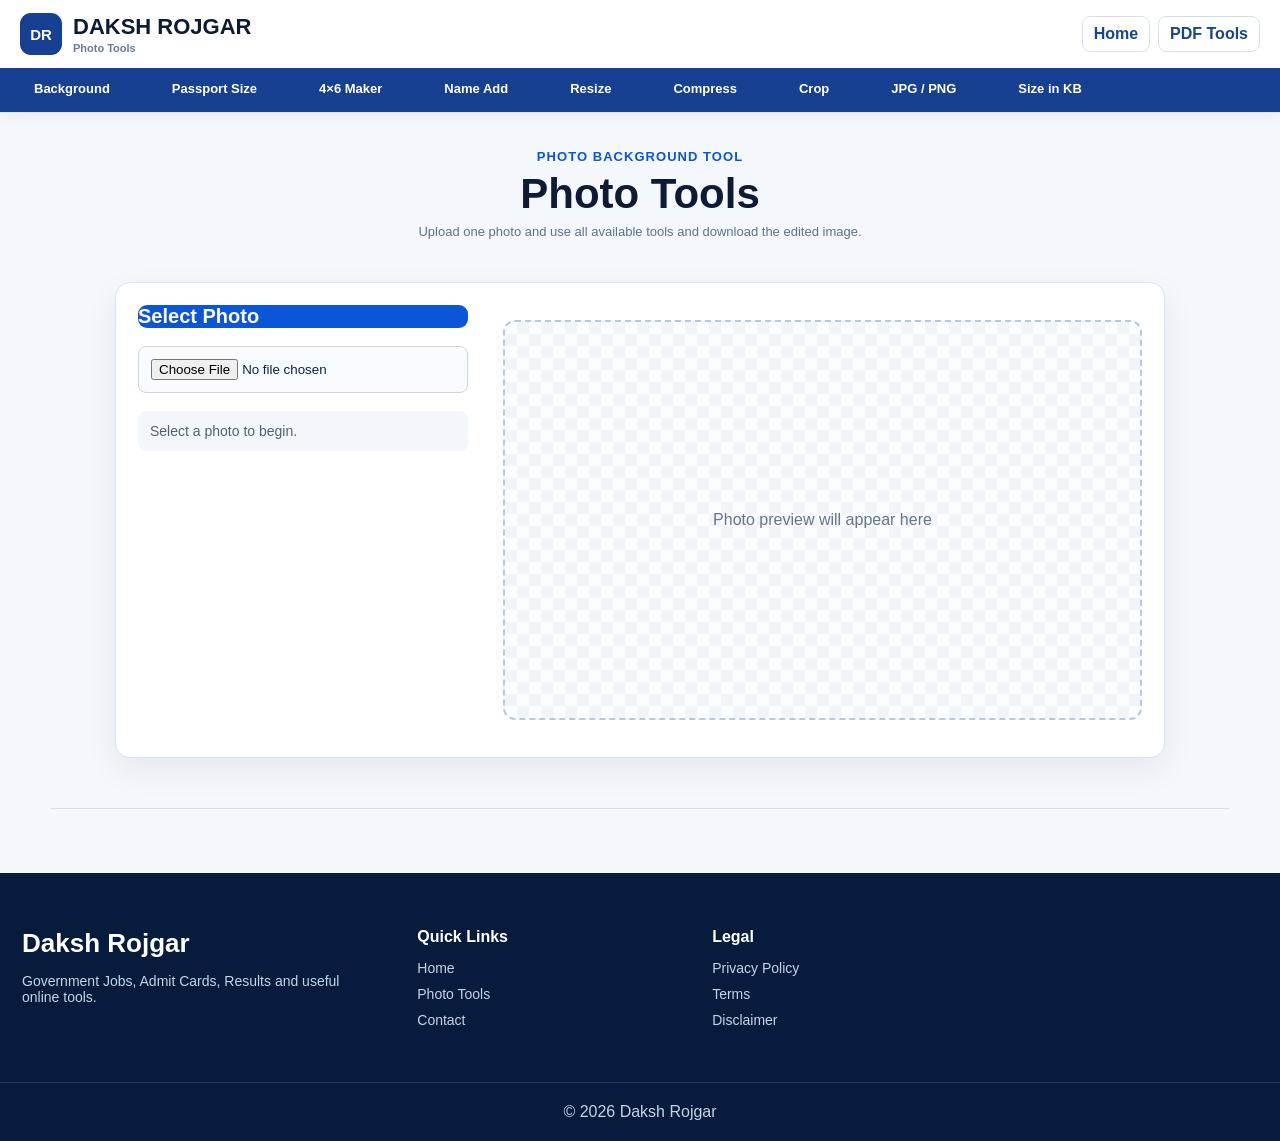
<file: photo-tools.html>
<!DOCTYPE html>
<html lang="hi-IN">
<head>
    <meta charset="UTF-8">
    <meta name="viewport" content="width=device-width, initial-scale=1.0">
    <title>Photo Tools | Daksh Rojgar</title>
    <meta name="robots" content="noindex,follow">
    <link rel="canonical" href="https://mukeshswamibiyawas-bot.github.io/daksh-rojgar-website/photo-workbench.html?tool=background">
    <meta http-equiv="refresh" content="0; url=photo-workbench.html?tool=background">
    <script>
        window.location.replace('photo-workbench.html?tool=background');
    </script>
</head>
<body>
    <p>Opening Photo Tools…</p>
</body>
</html>
</file>
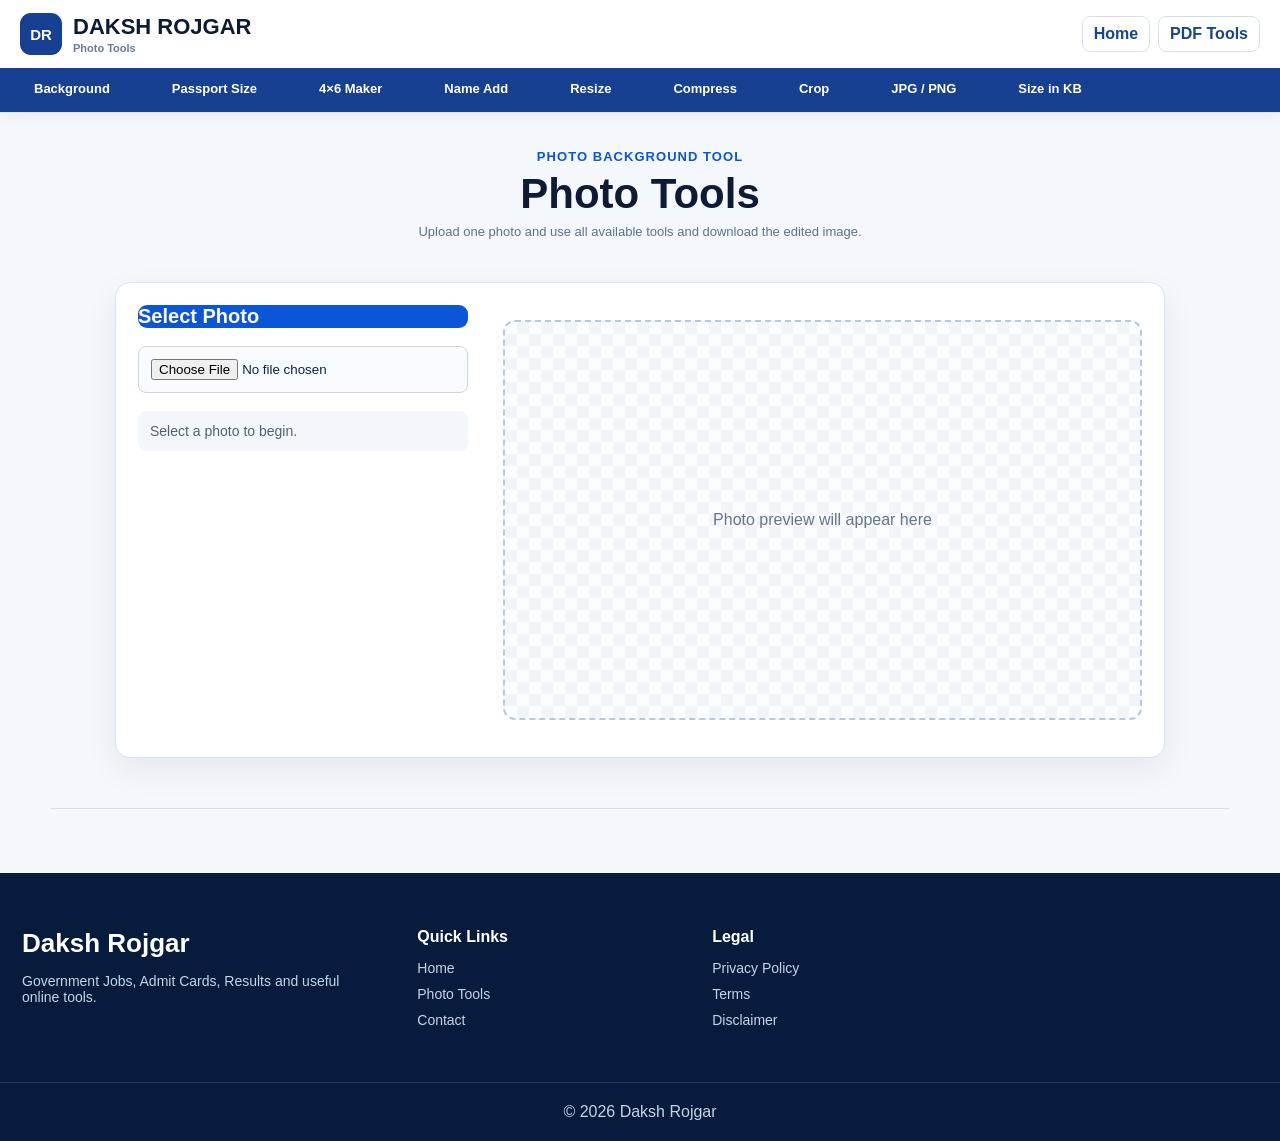
<file: photo-workbench.html>
<!DOCTYPE html>
<html lang="en">
<head>
    <meta charset="UTF-8">

    <meta
        name="viewport"
        content="width=device-width, initial-scale=1.0"
    >

    <title>Photo Tools | Daksh Rojgar</title>

    <link
        rel="canonical"
        href="https://mukeshswamibiyawas-bot.github.io/daksh-rojgar-website/photo-workbench.html"
    >


    <meta
        name="description"
        content="Use Daksh Rojgar online photo workbench to resize, compress, crop, change background, prepare passport photos and edit images directly in your browser."
    >


    <link rel="stylesheet" href="style.css">
    <link rel="stylesheet" href="site-upgrade.css">
</head>

<body class="dr-workbench-page">

<header class="tool-app-header">
      <div class="tool-app-top">
        <a class="tool-app-brand" href="index.html"><span class="tool-logo">DR</span><span>DAKSH ROJGAR<small>Photo Tools</small></span></a>
        <div class="tool-home-links"><a href="index.html">Home</a><a href="pdf-tools.html">PDF Tools</a></div>
      </div>
      <div class="tool-nav-strip"><nav class="tool-nav-inner"><a href="photo-workbench.html?tool=background">Background</a><a href="photo-workbench.html?tool=passport">Passport Size</a><a href="photo-workbench.html?tool=4x6">4×6 Maker</a><a href="photo-workbench.html?tool=name-add">Name Add</a><a href="photo-workbench.html?tool=resize">Resize</a><a href="photo-workbench.html?tool=compress">Compress</a><a href="photo-workbench.html?tool=crop">Crop</a><a href="photo-workbench.html?tool=convert">JPG / PNG</a><a href="photo-workbench.html?tool=kb">Size in KB</a></nav></div>
    </header>


<main class="wrap">

    <section class="listing-hero">

        <span class="listing-label">
            PHOTO BACKGROUND TOOL
        </span>

        <h1>Photo Tools</h1>

        <p>
            Upload one photo and use all available tools
            and download the edited image.
        </p>

    </section>

<section class="background-tool-panel">

        <div class="background-tool-controls">

            <label
                for="backgroundImageInput"
                class="background-upload-label"
            >
                Select Photo
            </label>

            <input
                id="backgroundImageInput"
                type="file"
                accept="image/jpeg,image/png,image/webp"
            >

            <div
                id="backgroundToolControls"
                class="background-color-options"
                hidden
            >
                <button
                    id="makeWhiteBackground"
                    type="button"
                    class="background-color-button active"
                >
                    Make White Background
                </button>
            </div>

            <button
                id="downloadBackgroundImage"
                hidden
                type="button"
                disabled
            >
                Download Photo
            </button>

            <p id="backgroundStatus">
                Select a photo to begin.
            </p>

        </div>


        <div class="background-preview-area">

            <div
                id="backgroundPreviewBox"
                class="background-preview-box"
            >
                <span>
                    Photo preview will appear here
                </span>
            </div>

            <canvas
                id="backgroundCanvas"
                hidden
            ></canvas>

        </div>

    
        </section>
        <div class="unified-photo-tools-area">

            

<section
    id="fourBySixToolPanel"
    class="photo-processing-panel"
    hidden
>
    <div class="photo-processing-heading">
        <h2>4×6 Photo Maker</h2>
        <p>
            Arrange multiple passport photos on a printable 4×6 inch photo sheet.
        </p>
    </div>

    <div class="photo-processing-controls">

        <label>
            Photo Size
            <select id="fourBySixPhotoSize">
                <option value="35x45">35 × 45 mm</option>
                <option value="2x2">2 × 2 inch</option>
            </select>
        </label>

        <label>
            Number of Photos
            <select id="fourBySixPhotoCount">
                <option value="1">1 Photo - Full 4×6</option>
                <option value="4">4 Photos</option>
                <option value="6" selected>6 Photos</option>
                <option value="8">8 Photos</option>
            </select>
        </label>

        <label id="fourBySixModeLabel">
            Single Photo Mode
            <select id="fourBySixMode">
                <option value="fit" selected>Fit Photo - Full Image</option>
                <option value="fill">Fill 4×6 - Crop to Fill</option>
            </select>
        </label>

        <button
            id="generateFourBySix"
            type="button"
        >
            Generate 4×6 Sheet
        </button>

        <button
            id="downloadFourBySix"
            type="button"
            disabled
        >
            Download 4×6 Photo
        </button>

    </div>

    <div class="passport-preview-wrapper">
        <canvas id="fourBySixCanvas"></canvas>
    </div>

</section>


<section
    id="nameAddToolPanel"
    class="photo-processing-panel"
    hidden
>
    <div class="photo-processing-heading">
        <h2>Name / Date Add</h2>
        <p>
            Add name, date or custom text to the selected photo.
        </p>
    </div>

    <div class="name-add-controls">

        <label>
            Name / Text
            <input
                id="nameAddText"
                type="text"
                placeholder="Enter name or text"
            >
        </label>

        <label>
            Date / Second Line
            <input
                id="nameAddDate"
                type="text"
                placeholder="Example: 08-08-2026"
            >
        </label>

        <label>
            Font Size
            <select id="nameAddFontSize">
                <option value="24">Small</option>
                <option value="32" selected>Medium</option>
                <option value="42">Large</option>
                <option value="52">Extra Large</option>
            </select>
        </label>

        <label>
            Text Color
            <input
                id="nameAddColor"
                type="color"
                value="#000000"
            >
        </label>

        <label>
            Position
            <select id="nameAddPosition">
                <option value="bottom" selected>Bottom</option>
                <option value="top">Top</option>
            </select>
        </label>

        <label>
            Background Strip
            <select id="nameAddStrip">
                <option value="white" selected>White</option>
                <option value="transparent">Transparent</option>
                <option value="black">Black</option>
            </select>
        </label>

        <button
            id="generateNameAdd"
            type="button"
        >
            Apply Name / Text
        </button>

        <button
            id="downloadNameAdd"
            type="button"
            disabled
        >
            Download Photo
        </button>

    </div>

    <div class="passport-preview-wrapper">
        <canvas id="nameAddCanvas"></canvas>
    </div>

</section>



<section
    id="resizeToolPanel"
    class="photo-processing-panel"
    hidden
>
    <div class="photo-processing-heading">
        <h2>Photo Resize</h2>
        <p>
            Change photo width and height while keeping image quality.
        </p>
    </div>

    <div class="resize-controls">

        <label>
            Width (px)
            <input
                id="resizeWidth"
                type="number"
                min="1"
                placeholder="Width"
            >
        </label>

        <label>
            Height (px)
            <input
                id="resizeHeight"
                type="number"
                min="1"
                placeholder="Height"
            >
        </label>

        <label>
            Preset Size
            <select id="resizePreset">
                <option value="">Custom Size</option>
                <option value="300x300">300 × 300</option>
                <option value="600x600">600 × 600</option>
                <option value="800x600">800 × 600</option>
                <option value="1920x1080">1920 × 1080</option>
            </select>
        </label>

        <label class="resize-lock-label">
            <input
                id="resizeKeepRatio"
                type="checkbox"
                checked
            >
            Keep Aspect Ratio
        </label>

        <button
            id="generateResize"
            type="button"
        >
            Resize Photo
        </button>

        <button
            id="downloadResize"
            type="button"
            disabled
        >
            Download Resized Photo
        </button>

    </div>

    <div
        id="resizeInfo"
        class="resize-info"
    >
        Select a photo to see its original size.
    </div>

    <div class="passport-preview-wrapper">
        <canvas id="resizeCanvas"></canvas>
    </div>

</section>



<section
    id="compressToolPanel"
    class="photo-processing-panel"
    hidden
>
    <div class="photo-processing-heading">
        <h2>Photo Compress</h2>
        <p>
            Reduce photo file size while keeping useful image quality.
        </p>
    </div>

    <div class="compress-controls">

        <label>
            Quality
            <select id="compressQuality">
                <option value="0.95">95% - High Quality</option>
                <option value="0.85" selected>85% - Recommended</option>
                <option value="0.75">75% - Medium</option>
                <option value="0.60">60% - Small Size</option>
                <option value="0.40">40% - Maximum Compression</option>
            </select>
        </label>

        <label>
            Output Format
            <select id="compressFormat">
                <option value="image/jpeg" selected>JPG / JPEG</option>
                <option value="image/webp">WebP</option>
            </select>
        </label>

        <button
            id="generateCompress"
            type="button"
        >
            Compress Photo
        </button>

        <button
            id="downloadCompress"
            type="button"
            disabled
        >
            Download Compressed Photo
        </button>

    </div>

    <div
        id="compressInfo"
        class="compress-info"
    >
        Original Size: waiting for photo...
    </div>

    <div class="passport-preview-wrapper">
        <canvas id="compressCanvas"></canvas>
    </div>

</section>



<section
    id="cropToolPanel"
    class="photo-processing-panel"
    hidden
>
    <div class="photo-processing-heading">
        <h2>Photo Crop</h2>
        <p>
            Crop unwanted areas and prepare the photo in a useful ratio.
        </p>
    </div>

    <div class="crop-controls">

        <label>
            Crop Ratio
            <select id="cropRatio">
                <option value="free" selected>Free Crop</option>
                <option value="1:1">Square 1:1</option>
                <option value="35:45">Passport 35:45</option>
                <option value="4:6">4:6 Portrait</option>
                <option value="16:9">16:9 Landscape</option>
            </select>
        </label>

        <label>
            Zoom
            <input
                id="cropZoom"
                type="range"
                min="1"
                max="3"
                step="0.05"
                value="1"
            >
        </label>

        <label>
            Horizontal Position
            <input
                id="cropPositionX"
                type="range"
                min="0"
                max="100"
                value="50"
            >
        </label>

        <label>
            Vertical Position
            <input
                id="cropPositionY"
                type="range"
                min="0"
                max="100"
                value="50"
            >
        </label>

        <button
            id="generateCrop"
            type="button"
        >
            Apply Crop
        </button>

        <button
            id="downloadCrop"
            type="button"
            disabled
        >
            Download Cropped Photo
        </button>

    </div>

    <div
        id="cropInfo"
        class="crop-info"
    >
        Select a crop ratio and adjust the photo.
    </div>

    <div class="passport-preview-wrapper">
        <canvas id="cropCanvas"></canvas>
    </div>

</section>



<section
    id="convertToolPanel"
    class="photo-processing-panel"
    hidden
>
    <div class="photo-processing-heading">
        <h2>JPG / PNG Converter</h2>
        <p>
            Convert the selected photo between JPG, PNG and WebP formats.
        </p>
    </div>

    <div class="convert-controls">

        <label>
            Output Format
            <select id="convertFormat">
                <option value="image/jpeg" selected>JPG / JPEG</option>
                <option value="image/png">PNG</option>
                <option value="image/webp">WebP</option>
            </select>
        </label>

        <label>
            JPG / WebP Quality
            <select id="convertQuality">
                <option value="0.95" selected>95% - High Quality</option>
                <option value="0.85">85% - Recommended</option>
                <option value="0.75">75% - Medium</option>
                <option value="0.60">60% - Smaller File</option>
            </select>
        </label>

        <label>
            JPEG Background
            <select id="convertBackground">
                <option value="white" selected>White</option>
                <option value="black">Black</option>
            </select>
        </label>

        <button
            id="generateConvert"
            type="button"
        >
            Convert Photo
        </button>

        <button
            id="downloadConvert"
            type="button"
            disabled
        >
            Download Converted Photo
        </button>

    </div>

    <div
        id="convertInfo"
        class="convert-info"
    >
        Select an output format.
    </div>

    <div class="passport-preview-wrapper">
        <canvas id="convertCanvas"></canvas>
    </div>

</section>



<section
    id="kbSizeToolPanel"
    class="photo-processing-panel"
    hidden
>
    <div class="photo-processing-heading">
        <h2>Photo Size in KB</h2>
        <p>
            Prepare a photo close to the required KB limit for online forms.
        </p>
    </div>

    <div class="kb-size-controls">

        <label>
            Target Size
            <select id="kbSizeTarget">
                <option value="20">20 KB</option>
                <option value="50" selected>50 KB</option>
                <option value="100">100 KB</option>
                <option value="200">200 KB</option>
                <option value="custom">Custom KB</option>
            </select>
        </label>

        <label>
            Custom KB
            <input
                id="kbSizeCustom"
                type="number"
                min="5"
                max="5000"
                placeholder="Enter KB"
                disabled
            >
        </label>

        <label>
            Minimum Quality
            <select id="kbSizeMinQuality">
                <option value="0.40">40%</option>
                <option value="0.50" selected>50%</option>
                <option value="0.60">60%</option>
                <option value="0.70">70%</option>
            </select>
        </label>

        <label>
            Output Format
            <select id="kbSizeFormat">
                <option value="image/jpeg" selected>JPG / JPEG</option>
                <option value="image/webp">WebP</option>
            </select>
        </label>

        <button
            id="generateKbSize"
            type="button"
        >
            Prepare Photo
        </button>

        <button
            id="downloadKbSize"
            type="button"
            disabled
        >
            Download Photo
        </button>

    </div>

    <div
        id="kbSizeInfo"
        class="kb-size-info"
    >
        Select a target size.
    </div>

    <div class="passport-preview-wrapper">
        <canvas id="kbSizeCanvas"></canvas>
    </div>

</section>


<section
            id="photoActionPanel"
            class="photo-action-panel"
            hidden
        >

            <div class="photo-action-heading">
                <h2>What do you want to do with this photo?</h2>
                <p>
                    Select any tool below. Your uploaded photo
                    will be used in the selected tool.
                </p>
            </div>

            <div class="photo-action-grid">

                <button
                    type="button"
                    class="photo-action-card active"
                    data-action="background"
                >
                    <span>🎨</span>
                    <strong>Background Change</strong>
                    <small>White, blue, red or custom color</small>
                </button>

                <button
                    type="button"
                    class="photo-action-card"
                    data-action="passport"
                >
                    <span>🪪</span>
                    <strong>Passport Size</strong>
                    <small>Prepare passport-size photo</small>
                </button>

                <button
                    type="button"
                    class="photo-action-card"
                    data-action="four-by-six"
                >
                    <span>🖨️</span>
                    <strong>4×6 Photo Maker</strong>
                    <small>Create printable photo sheet</small>
                </button>

                <button
                    type="button"
                    class="photo-action-card"
                    data-action="name-add"
                >
                    <span>✍️</span>
                    <strong>Name Add</strong>
                    <small>Add name, date or text</small>
                </button>

                <button
                    type="button"
                    class="photo-action-card"
                    data-action="resize"
                >
                    <span>📐</span>
                    <strong>Resize</strong>
                    <small>Change width and height</small>
                </button>

                <button
                    type="button"
                    class="photo-action-card"
                    data-action="compress"
                >
                    <span>🗜️</span>
                    <strong>Compress</strong>
                    <small>Reduce photo file size</small>
                </button>

                <button
                    type="button"
                    class="photo-action-card"
                    data-action="crop"
                >
                    <span>✂️</span>
                    <strong>Crop</strong>
                    <small>Remove unwanted area</small>
                </button>

                <button
                    type="button"
                    class="photo-action-card"
                    data-action="convert"
                >
                    <span>🖼️</span>
                    <strong>JPG / PNG</strong>
                    <small>Convert image format</small>
                </button>

                <button
                    type="button"
                    class="photo-action-card"
                    data-action="kb-size"
                >
                    <span>⚙️</span>
                    <strong>Size in KB</strong>
                    <small>Prepare for online forms</small>
                </button>

            </div>

        
        <div class="unified-photo-tools-area">

            


            <div
                id="selectedToolWorkspace"
                class="selected-tool-workspace"
            >
                <section
    id="passportToolPanel"
    class="photo-processing-panel"
    hidden
>
    <div class="photo-processing-heading">
        <h2>Passport Size Photo Maker</h2>
        <p>
            Prepare a standard passport-size photo from the uploaded image.
        </p>
    </div>

    <div class="passport-controls">

        <label>
            Photo Size
            <select id="passportSizeSelect">
                <option value="35x45">35 × 45 mm</option>
                <option value="2x2">2 × 2 inch</option>
                <option value="custom">Custom Size</option>
            </select>
        </label>

        <button
            id="generatePassportPhoto"
            type="button"
        >
            Generate Passport Photo
        </button>

        <button
            id="downloadPassportPhoto"
            type="button"
            disabled
        >
            Download Passport Photo
        </button>

    </div>

    <div class="passport-preview-wrapper">
        <canvas id="passportCanvas"></canvas>
    </div>
</section>
            </div>

        </div>

    </section>





            <div
                id="selectedToolWorkspace"
                class="selected-tool-workspace"
            >
                
            </div>

        </div>

    </section>




    
        







</main>


<footer>

    <div class="foot">

        <div>
            <h3>Daksh Rojgar</h3>

            <p>
                Government Jobs, Admit Cards, Results
                and useful online tools.
            </p>
        </div>

        <div>
            <h4>Quick Links</h4>
            <a href="index.html">Home</a>
            <a href="photo-tools.html">Photo Tools</a>
            <a href="contact.html">Contact</a>
        </div>

        <div>
            <h4>Legal</h4>
            <a href="privacy-policy.html">Privacy Policy</a>
            <a href="terms.html">Terms</a>
            <a href="disclaimer.html">Disclaimer</a>
        </div>

    </div>

    <div class="copy">
        © <span id="year">2026</span> Daksh Rojgar
    </div>

</footer>

<script type="module" src="photo-workbench.js"></script>

</body>
</html>
</file>
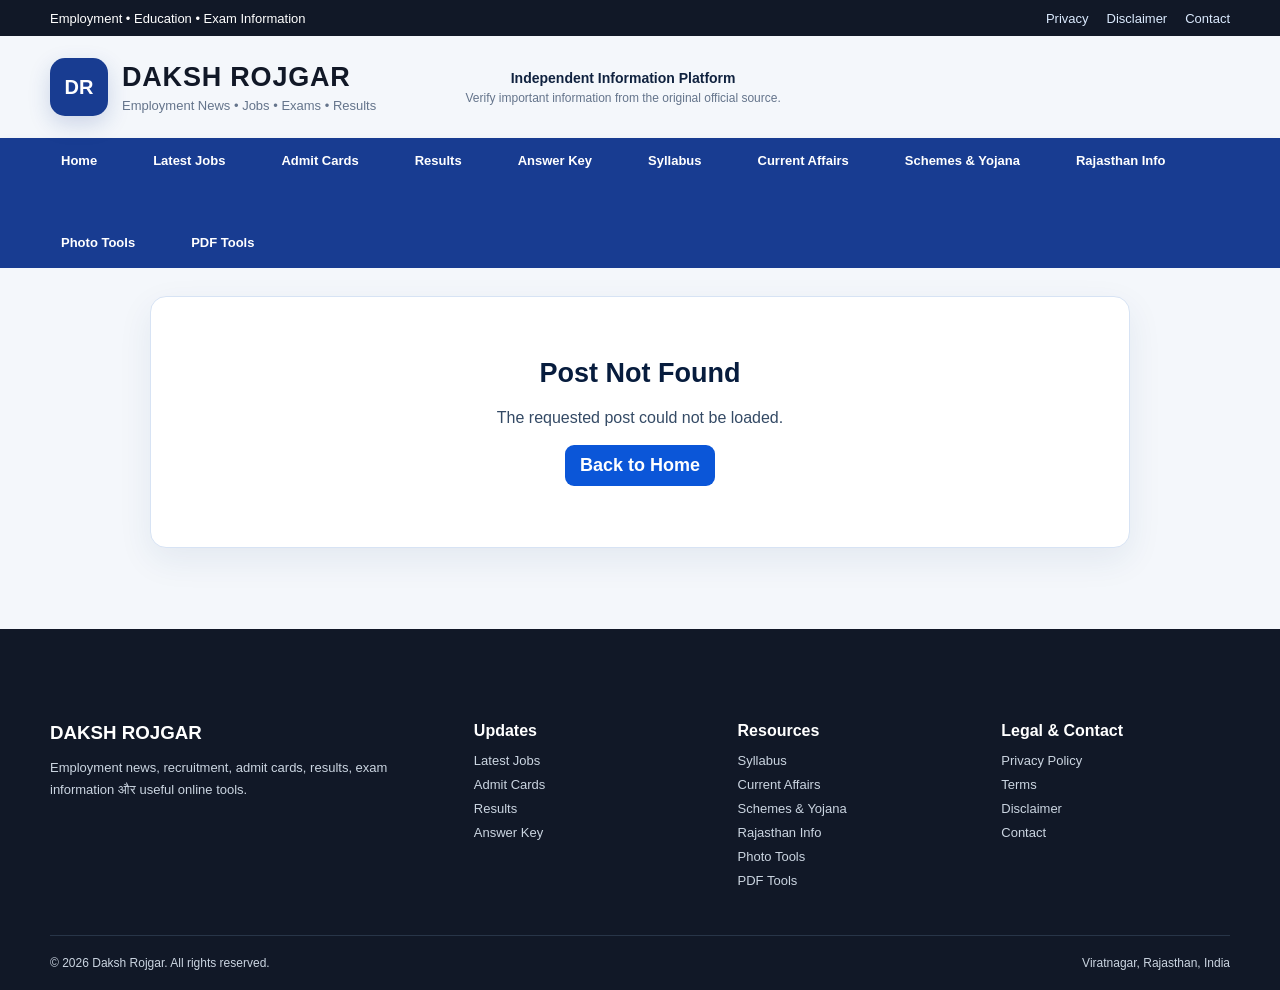
<file: post.html>
<!DOCTYPE html>
<html lang="hi-IN">
<head>
    <meta charset="UTF-8">

    <meta
        name="viewport"
        content="width=device-width, initial-scale=1.0"
    >

    <meta
        id="pageDescription"
        name="description"
        content="Daksh Rojgar post details"
    >

    <link id="pageCanonical" rel="canonical">
    <meta id="ogTitle" property="og:title" content="Post Details | Daksh Rojgar">
    <meta id="ogDescription" property="og:description" content="Admit cards, results, answer keys, syllabus and exam updates on Daksh Rojgar.">
    <meta id="ogUrl" property="og:url">

    <title>Post Details | Daksh Rojgar</title>

    <link rel="stylesheet" href="style.css">
    <link rel="stylesheet" href="home-redesign.css">
    <link rel="stylesheet" href="site-upgrade.css">
</head>

<body class="home-v2 dr-inner-page">

<header class="dr-header">
  <div class="dr-topbar"><div class="dr-topbar-inner">
    <span>Employment • Education • Exam Information</span>
    <div><a href="privacy-policy.html">Privacy</a><a href="disclaimer.html">Disclaimer</a><a href="contact.html">Contact</a></div>
  </div></div>
  <div class="dr-brand-wrap">
    <a class="dr-brand" href="index.html"><div class="dr-logo">DR</div><div><h1>DAKSH ROJGAR</h1><p>Employment News • Jobs • Exams • Results</p></div></a>
    <div class="dr-brand-note"><strong>Independent Information Platform</strong><span>Verify important information from the original official source.</span></div>
  </div>
  <div class="nav">
    <button id="menuBtn" type="button" aria-label="Open menu">☰</button>
    <nav id="mainNav">
      <a href="index.html">Home</a><a href="listing.html?module=jobs">Latest Jobs</a><a href="listing.html?module=admit_card">Admit Cards</a><a href="listing.html?module=result">Results</a><a href="listing.html?module=answer_key">Answer Key</a><a href="listing.html?module=syllabus">Syllabus</a><a href="listing.html?module=current_affairs">Current Affairs</a><a href="listing.html?module=yojana">Schemes &amp; Yojana</a><a href="photo-tools.html">Photo Tools</a><a href="pdf-tools.html">PDF Tools</a>
    </nav>
  </div>
</header>

<main class="legal-page">

    <div class="container">

        <article class="legal-card" id="postDetail">

            <div class="detail-loading">
                Loading post details...
            </div>

        </article>

    </div>

</main>

<footer class="dr-footer">
  <div class="dr-footer-inner">
    <div class="dr-footer-brand"><h3>DAKSH ROJGAR</h3><p>Employment news, recruitment, admit cards, results, exam information और useful online tools.</p></div>
    <div><h4>Updates</h4><a href="listing.html?module=jobs">Latest Jobs</a><a href="listing.html?module=admit_card">Admit Cards</a><a href="listing.html?module=result">Results</a><a href="listing.html?module=answer_key">Answer Key</a></div>
    <div><h4>Resources</h4><a href="listing.html?module=syllabus">Syllabus</a><a href="listing.html?module=current_affairs">Current Affairs</a><a href="listing.html?module=yojana">Schemes &amp; Yojana</a><a href="photo-tools.html">Photo Tools</a><a href="pdf-tools.html">PDF Tools</a></div>
    <div><h4>Legal &amp; Contact</h4><a href="privacy-policy.html">Privacy Policy</a><a href="terms.html">Terms</a><a href="disclaimer.html">Disclaimer</a><a href="contact.html">Contact</a></div>
  </div>
  <div class="dr-copy"><span>© <span id="currentYear">2026</span> Daksh Rojgar. All rights reserved.</span><span>Viratnagar, Rajasthan, India</span></div>
</footer>

<script src="post-detail.js"></script>

<script src="site-shell.js"></script>
</body>
</html>
</file>
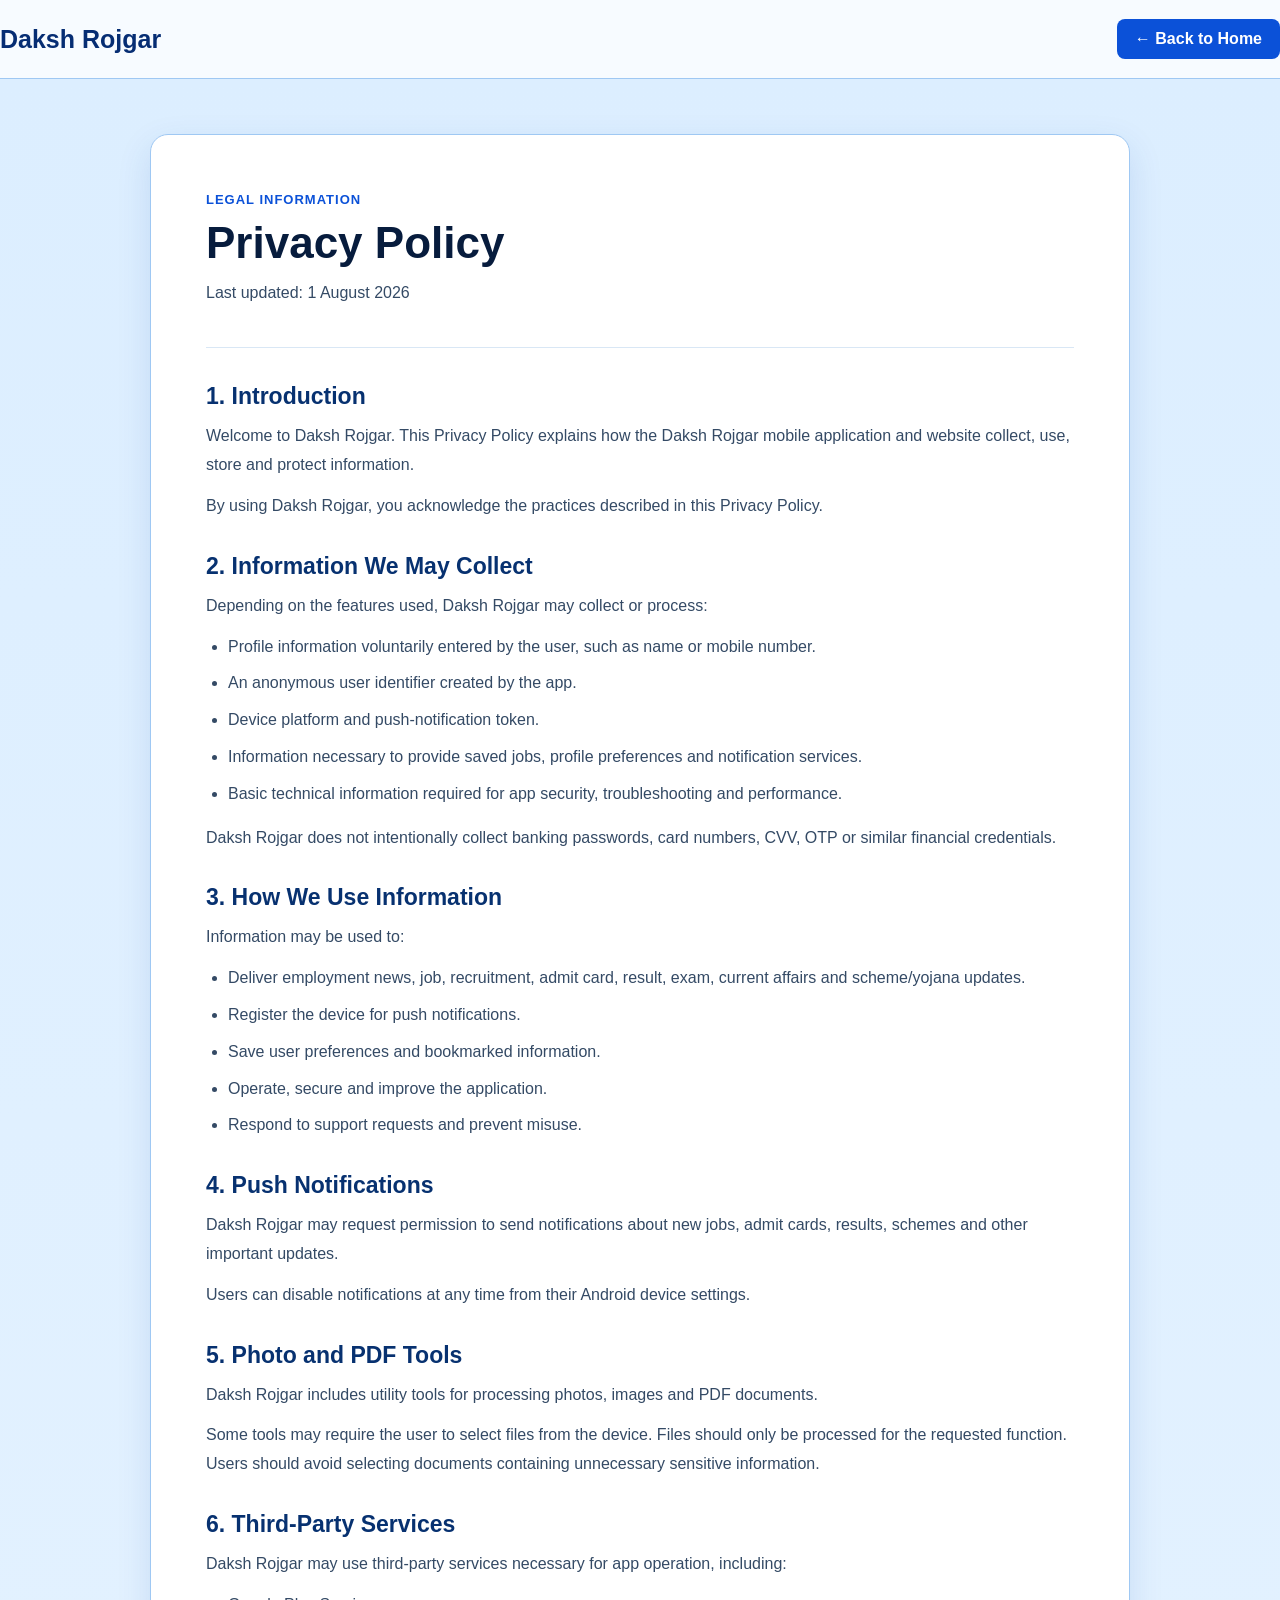
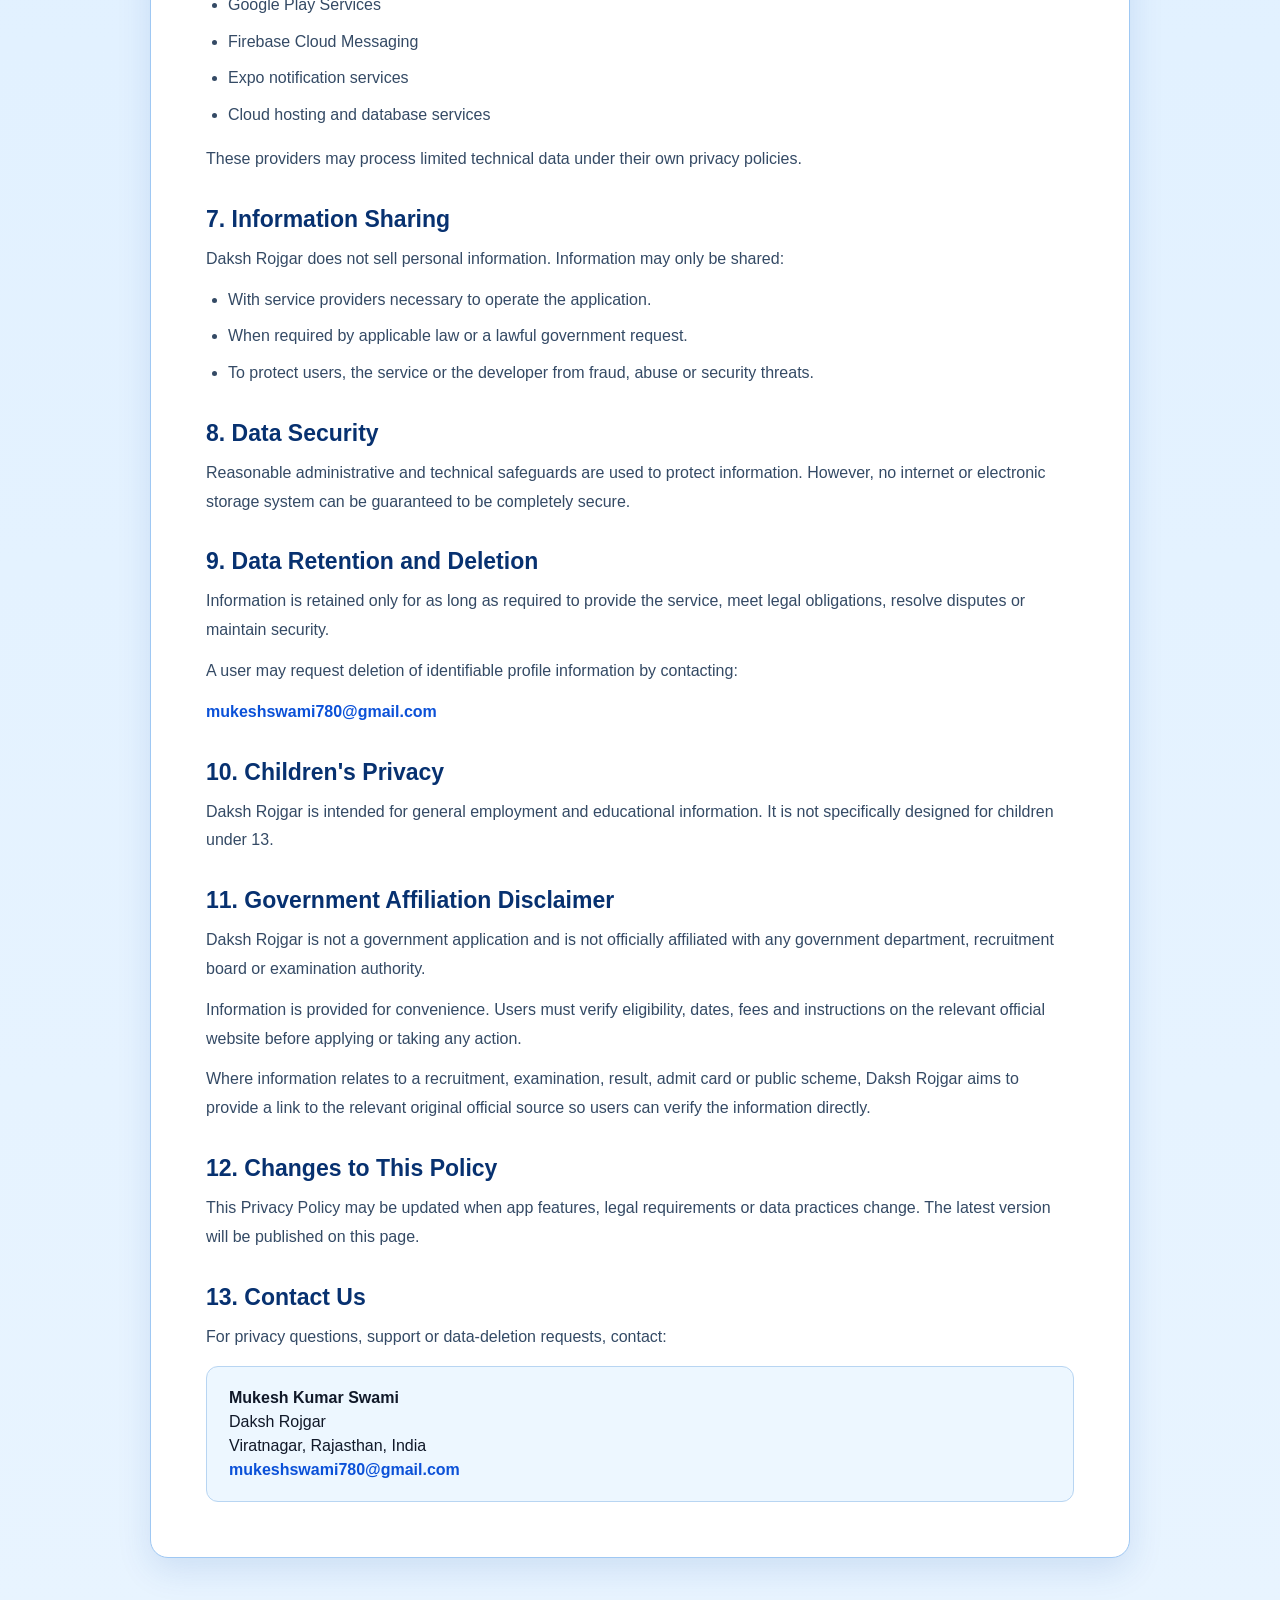
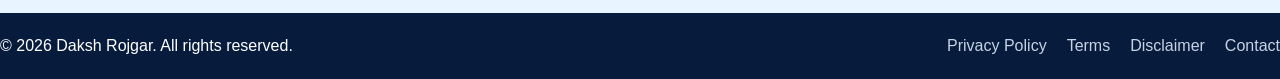
<file: privacy-policy.html>
<!DOCTYPE html>
<html lang="en">
<head>
    <meta charset="UTF-8">

    <meta
        name="viewport"
        content="width=device-width, initial-scale=1.0"
    >

    <meta
        name="description"
        content="Privacy Policy for Daksh Rojgar mobile application and website."
    >

    <title>Privacy Policy | Daksh Rojgar</title>

    <link
        rel="canonical"
        href="https://mukeshswamibiyawas-bot.github.io/daksh-rojgar-website/privacy-policy.html"
    >


    <link rel="stylesheet" href="style.css">
</head>

<body>

<header class="legal-header">

    <div class="container legal-nav">

        <a href="index.html" class="legal-brand">
            Daksh Rojgar
        </a>

        <a href="index.html" class="back-home">
            ← Back to Home
        </a>

    </div>

</header>

<main class="legal-page">

    <div class="container">

        <article class="legal-card">

            <div class="legal-heading">

                <span>LEGAL INFORMATION</span>

                <h1>Privacy Policy</h1>

                <p>
                    Last updated: 1 August 2026
                </p>

            </div>

            <section>

                <h2>1. Introduction</h2>

                <p>
                    Welcome to Daksh Rojgar. This Privacy Policy explains
                    how the Daksh Rojgar mobile application and website
                    collect, use, store and protect information.
                </p>

                <p>
                    By using Daksh Rojgar, you acknowledge the practices
                    described in this Privacy Policy.
                </p>

            </section>

            <section>

                <h2>2. Information We May Collect</h2>

                <p>
                    Depending on the features used, Daksh Rojgar may
                    collect or process:
                </p>

                <ul>
                    <li>
                        Profile information voluntarily entered by the
                        user, such as name or mobile number.
                    </li>

                    <li>
                        An anonymous user identifier created by the app.
                    </li>

                    <li>
                        Device platform and push-notification token.
                    </li>

                    <li>
                        Information necessary to provide saved jobs,
                        profile preferences and notification services.
                    </li>

                    <li>
                        Basic technical information required for app
                        security, troubleshooting and performance.
                    </li>
                </ul>

                <p>
                    Daksh Rojgar does not intentionally collect banking
                    passwords, card numbers, CVV, OTP or similar
                    financial credentials.
                </p>

            </section>

            <section>

                <h2>3. How We Use Information</h2>

                <p>
                    Information may be used to:
                </p>

                <ul>
                    <li>
                        Deliver employment news, job, recruitment, admit card,
                        result, exam, current affairs and scheme/yojana updates.
                    </li>

                    <li>
                        Register the device for push notifications.
                    </li>

                    <li>
                        Save user preferences and bookmarked information.
                    </li>

                    <li>
                        Operate, secure and improve the application.
                    </li>

                    <li>
                        Respond to support requests and prevent misuse.
                    </li>
                </ul>

            </section>

            <section>

                <h2>4. Push Notifications</h2>

                <p>
                    Daksh Rojgar may request permission to send
                    notifications about new jobs, admit cards, results,
                    schemes and other important updates.
                </p>

                <p>
                    Users can disable notifications at any time from
                    their Android device settings.
                </p>

            </section>

            <section>

                <h2>5. Photo and PDF Tools</h2>

                <p>
                    Daksh Rojgar includes utility tools for processing
                    photos, images and PDF documents.
                </p>

                <p>
                    Some tools may require the user to select files from
                    the device. Files should only be processed for the
                    requested function. Users should avoid selecting
                    documents containing unnecessary sensitive
                    information.
                </p>

            </section>

            <section>

                <h2>6. Third-Party Services</h2>

                <p>
                    Daksh Rojgar may use third-party services necessary
                    for app operation, including:
                </p>

                <ul>
                    <li>Google Play Services</li>
                    <li>Firebase Cloud Messaging</li>
                    <li>Expo notification services</li>
                    <li>Cloud hosting and database services</li>
                </ul>

                <p>
                    These providers may process limited technical data
                    under their own privacy policies.
                </p>

            </section>

            <section>

                <h2>7. Information Sharing</h2>

                <p>
                    Daksh Rojgar does not sell personal information.
                    Information may only be shared:
                </p>

                <ul>
                    <li>
                        With service providers necessary to operate the
                        application.
                    </li>

                    <li>
                        When required by applicable law or a lawful
                        government request.
                    </li>

                    <li>
                        To protect users, the service or the developer
                        from fraud, abuse or security threats.
                    </li>
                </ul>

            </section>

            <section>

                <h2>8. Data Security</h2>

                <p>
                    Reasonable administrative and technical safeguards
                    are used to protect information. However, no internet
                    or electronic storage system can be guaranteed to be
                    completely secure.
                </p>

            </section>

            <section>

                <h2>9. Data Retention and Deletion</h2>

                <p>
                    Information is retained only for as long as required
                    to provide the service, meet legal obligations,
                    resolve disputes or maintain security.
                </p>

                <p>
                    A user may request deletion of identifiable profile
                    information by contacting:
                </p>

                <p>
                    <a href="mailto:mukeshswami780@gmail.com">
                        mukeshswami780@gmail.com
                    </a>
                </p>

            </section>

            <section>

                <h2>10. Children's Privacy</h2>

                <p>
                    Daksh Rojgar is intended for general employment and
                    educational information. It is not specifically
                    designed for children under 13.
                </p>

            </section>

            <section>

                <h2>11. Government Affiliation Disclaimer</h2>

                <p>
                    Daksh Rojgar is not a government application and is
                    not officially affiliated with any government
                    department, recruitment board or examination
                    authority.
                </p>

                <p>
                    Information is provided for convenience. Users must
                    verify eligibility, dates, fees and instructions on
                    the relevant official website before applying or
                    taking any action.
                </p>

                <p>
                    Where information relates to a recruitment, examination,
                    result, admit card or public scheme, Daksh Rojgar aims to
                    provide a link to the relevant original official source
                    so users can verify the information directly.
                </p>

            </section>

            <section>

                <h2>12. Changes to This Policy</h2>

                <p>
                    This Privacy Policy may be updated when app features,
                    legal requirements or data practices change. The
                    latest version will be published on this page.
                </p>

            </section>

            <section>

                <h2>13. Contact Us</h2>

                <p>
                    For privacy questions, support or data-deletion
                    requests, contact:
                </p>

                <div class="contact-information">

                    <strong>Mukesh Kumar Swami</strong>

                    <span>
                        Daksh Rojgar
                    </span>

                    <span>
                        Viratnagar, Rajasthan, India
                    </span>

                    <a href="mailto:mukeshswami780@gmail.com">
                        mukeshswami780@gmail.com
                    </a>

                </div>

            </section>

        </article>

    </div>

</main>

<footer class="legal-footer">

    <div class="container">

        <p>
            © <span id="currentYear">2026</span> Daksh Rojgar.
            All rights reserved.
        </p>

        <div>
            <a href="privacy-policy.html">Privacy Policy</a>
            <a href="terms.html">Terms</a>
            <a href="disclaimer.html">Disclaimer</a>
            <a href="contact.html">Contact</a>
        </div>

    </div>

</footer>

<script src="script.js"></script>

</body>
</html>
</file>
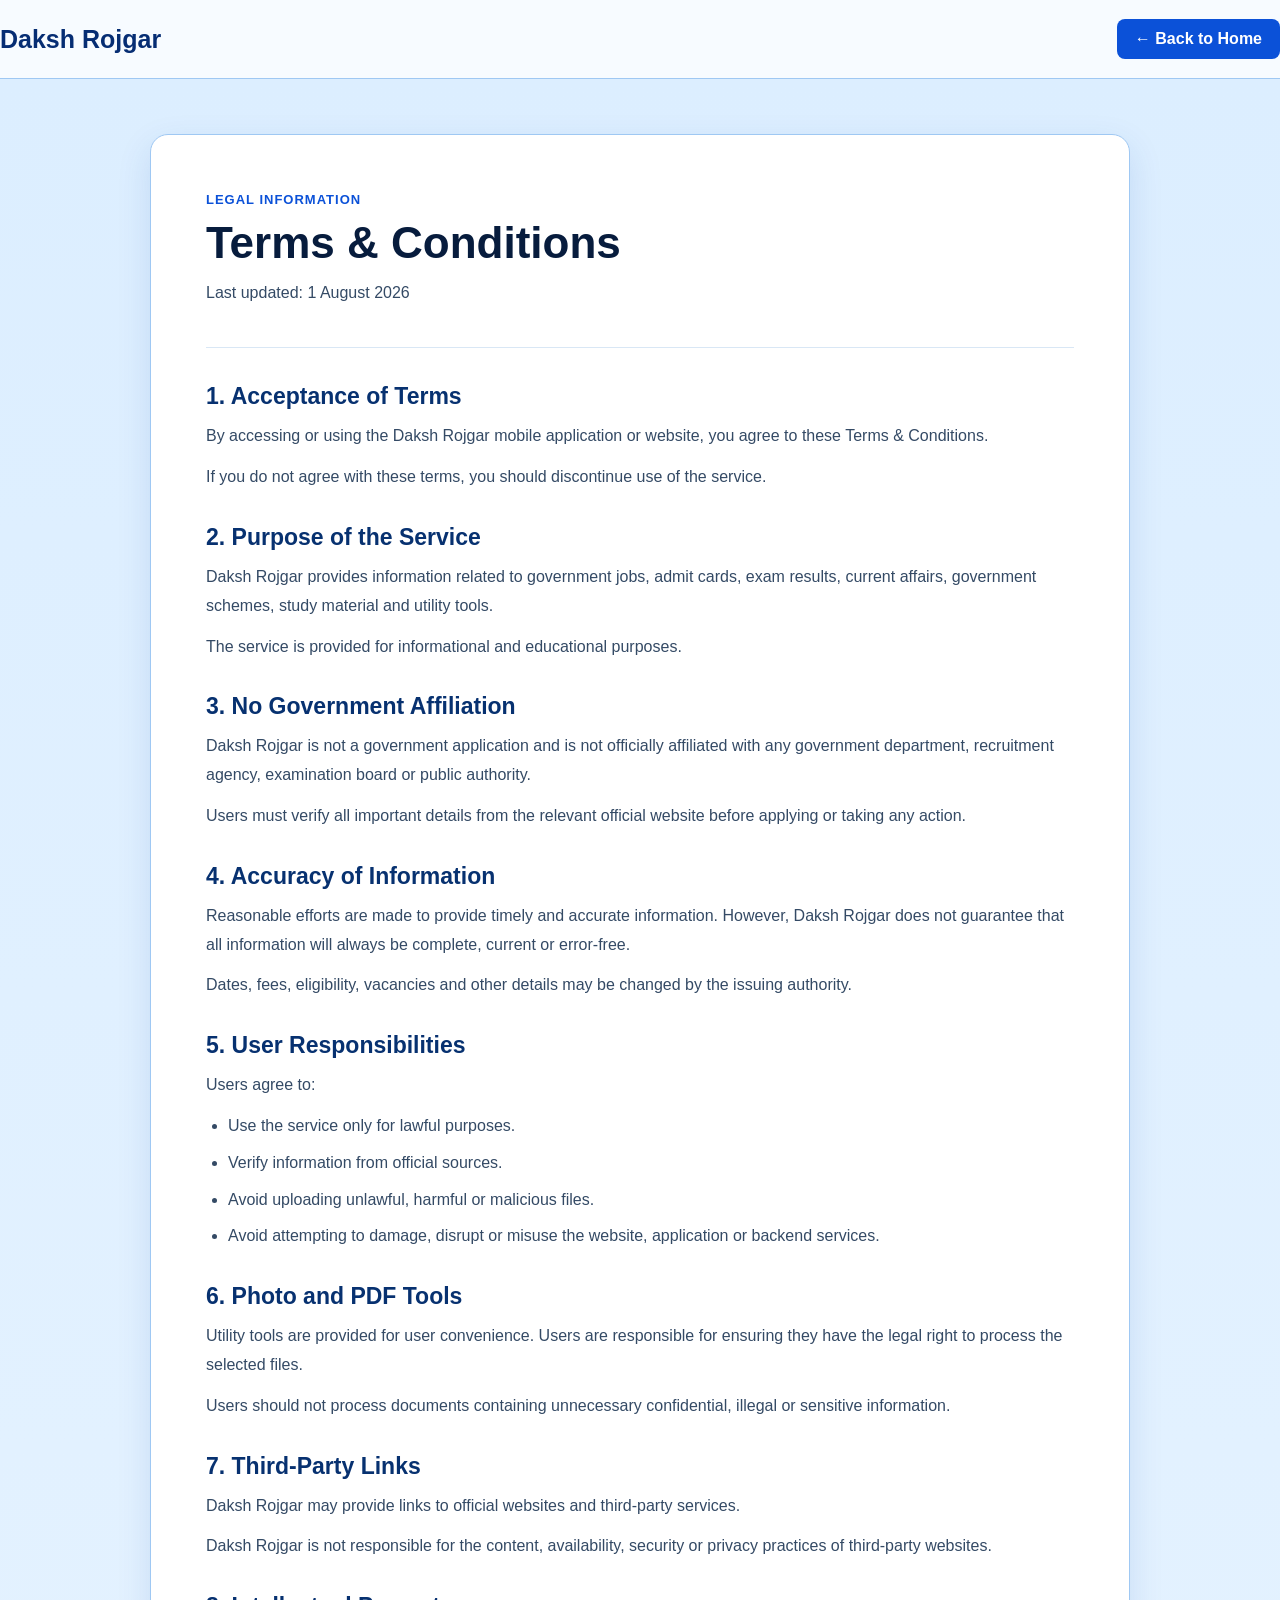
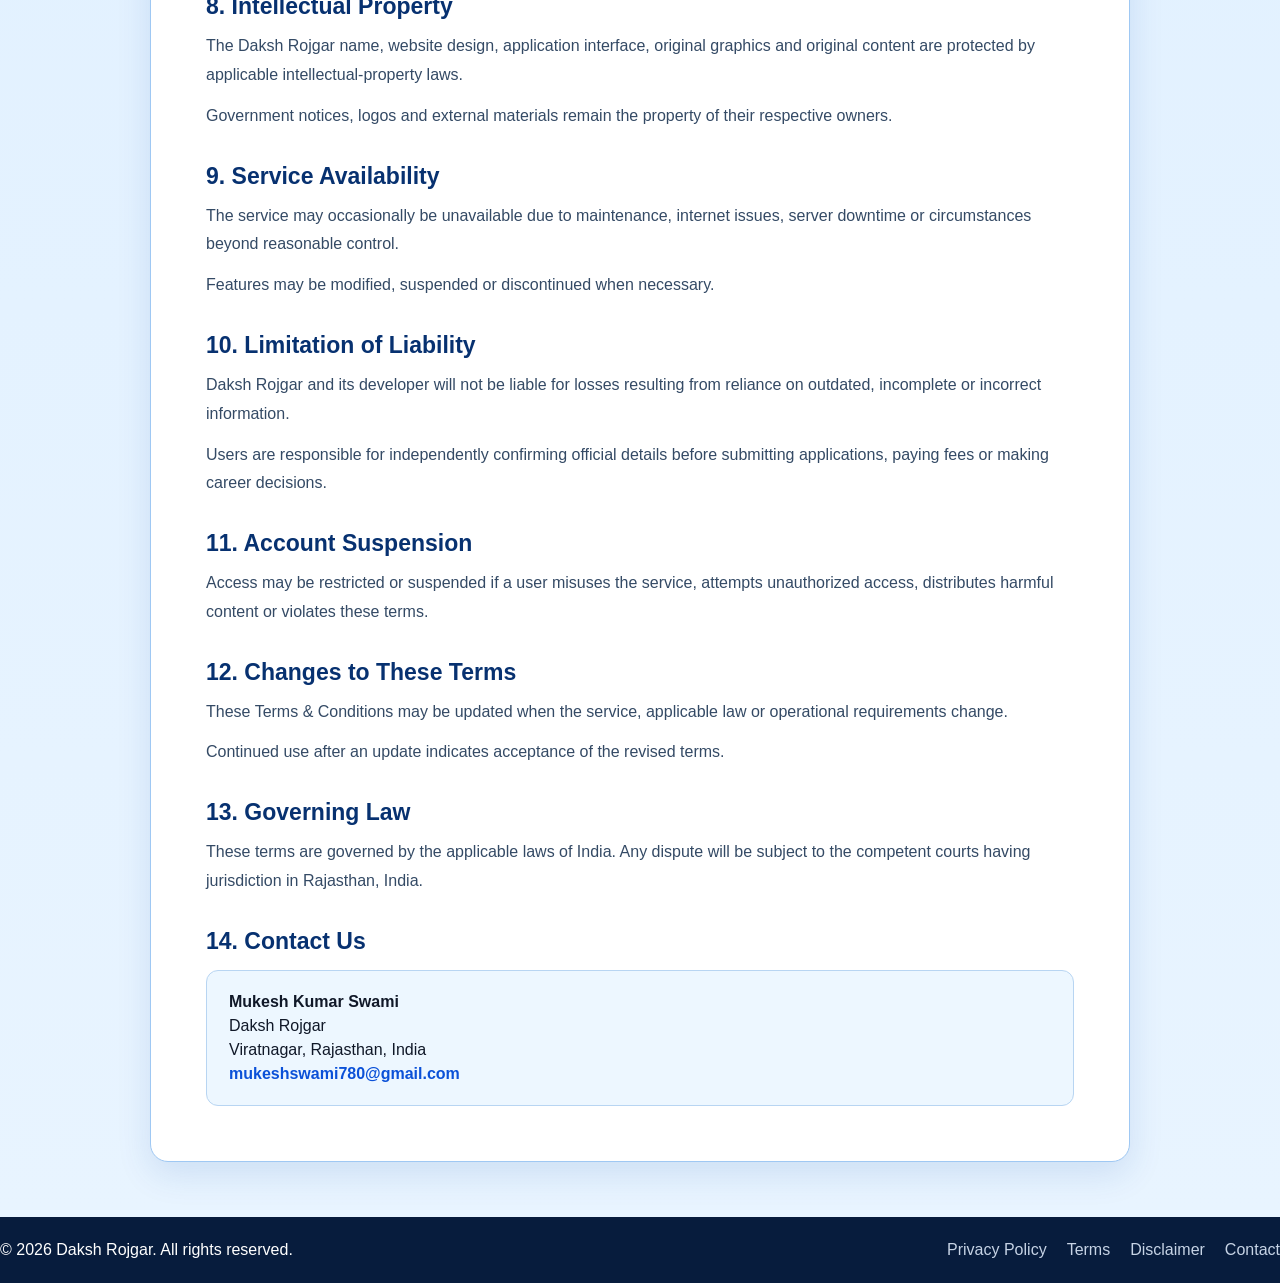
<file: terms.html>
﻿<!DOCTYPE html>
<html lang="en">
<head>
    <meta charset="UTF-8">
    <meta
        name="viewport"
        content="width=device-width, initial-scale=1.0"
    >
    <meta
        name="description"
        content="Terms and Conditions for Daksh Rojgar mobile application and website."
    >
    <title>Terms & Conditions | Daksh Rojgar</title>

    <link
        rel="canonical"
        href="https://mukeshswamibiyawas-bot.github.io/daksh-rojgar-website/terms.html"
    >

    <link rel="stylesheet" href="style.css">
</head>

<body>

<header class="legal-header">
    <div class="container legal-nav">
        <a href="index.html" class="legal-brand">
            Daksh Rojgar
        </a>

        <a href="index.html" class="back-home">
            ← Back to Home
        </a>
    </div>
</header>

<main class="legal-page">
    <div class="container">
        <article class="legal-card">

            <div class="legal-heading">
                <span>LEGAL INFORMATION</span>
                <h1>Terms & Conditions</h1>
                <p>Last updated: 1 August 2026</p>
            </div>

            <section>
                <h2>1. Acceptance of Terms</h2>

                <p>
                    By accessing or using the Daksh Rojgar mobile
                    application or website, you agree to these Terms
                    & Conditions.
                </p>

                <p>
                    If you do not agree with these terms, you should
                    discontinue use of the service.
                </p>
            </section>

            <section>
                <h2>2. Purpose of the Service</h2>

                <p>
                    Daksh Rojgar provides information related to
                    government jobs, admit cards, exam results,
                    current affairs, government schemes, study
                    material and utility tools.
                </p>

                <p>
                    The service is provided for informational and
                    educational purposes.
                </p>
            </section>

            <section>
                <h2>3. No Government Affiliation</h2>

                <p>
                    Daksh Rojgar is not a government application and
                    is not officially affiliated with any government
                    department, recruitment agency, examination board
                    or public authority.
                </p>

                <p>
                    Users must verify all important details from the
                    relevant official website before applying or taking
                    any action.
                </p>
            </section>

            <section>
                <h2>4. Accuracy of Information</h2>

                <p>
                    Reasonable efforts are made to provide timely and
                    accurate information. However, Daksh Rojgar does
                    not guarantee that all information will always be
                    complete, current or error-free.
                </p>

                <p>
                    Dates, fees, eligibility, vacancies and other
                    details may be changed by the issuing authority.
                </p>
            </section>

            <section>
                <h2>5. User Responsibilities</h2>

                <p>Users agree to:</p>

                <ul>
                    <li>
                        Use the service only for lawful purposes.
                    </li>

                    <li>
                        Verify information from official sources.
                    </li>

                    <li>
                        Avoid uploading unlawful, harmful or malicious
                        files.
                    </li>

                    <li>
                        Avoid attempting to damage, disrupt or misuse
                        the website, application or backend services.
                    </li>
                </ul>
            </section>

            <section>
                <h2>6. Photo and PDF Tools</h2>

                <p>
                    Utility tools are provided for user convenience.
                    Users are responsible for ensuring they have the
                    legal right to process the selected files.
                </p>

                <p>
                    Users should not process documents containing
                    unnecessary confidential, illegal or sensitive
                    information.
                </p>
            </section>

            <section>
                <h2>7. Third-Party Links</h2>

                <p>
                    Daksh Rojgar may provide links to official websites
                    and third-party services.
                </p>

                <p>
                    Daksh Rojgar is not responsible for the content,
                    availability, security or privacy practices of
                    third-party websites.
                </p>
            </section>

            <section>
                <h2>8. Intellectual Property</h2>

                <p>
                    The Daksh Rojgar name, website design, application
                    interface, original graphics and original content
                    are protected by applicable intellectual-property
                    laws.
                </p>

                <p>
                    Government notices, logos and external materials
                    remain the property of their respective owners.
                </p>
            </section>

            <section>
                <h2>9. Service Availability</h2>

                <p>
                    The service may occasionally be unavailable due to
                    maintenance, internet issues, server downtime or
                    circumstances beyond reasonable control.
                </p>

                <p>
                    Features may be modified, suspended or discontinued
                    when necessary.
                </p>
            </section>

            <section>
                <h2>10. Limitation of Liability</h2>

                <p>
                    Daksh Rojgar and its developer will not be liable for
                    losses resulting from reliance on outdated,
                    incomplete or incorrect information.
                </p>

                <p>
                    Users are responsible for independently confirming
                    official details before submitting applications,
                    paying fees or making career decisions.
                </p>
            </section>

            <section>
                <h2>11. Account Suspension</h2>

                <p>
                    Access may be restricted or suspended if a user
                    misuses the service, attempts unauthorized access,
                    distributes harmful content or violates these terms.
                </p>
            </section>

            <section>
                <h2>12. Changes to These Terms</h2>

                <p>
                    These Terms & Conditions may be updated when the
                    service, applicable law or operational requirements
                    change.
                </p>

                <p>
                    Continued use after an update indicates acceptance
                    of the revised terms.
                </p>
            </section>

            <section>
                <h2>13. Governing Law</h2>

                <p>
                    These terms are governed by the applicable laws of
                    India. Any dispute will be subject to the competent
                    courts having jurisdiction in Rajasthan, India.
                </p>
            </section>

            <section>
                <h2>14. Contact Us</h2>

                <div class="contact-information">
                    <strong>Mukesh Kumar Swami</strong>

                    <span>Daksh Rojgar</span>

                    <span>Viratnagar, Rajasthan, India</span>

                    <a href="mailto:mukeshswami780@gmail.com">
                        mukeshswami780@gmail.com
                    </a>
                </div>
            </section>

        </article>
    </div>
</main>

<footer class="legal-footer">
    <div class="container">
        <p>
            © <span id="currentYear">2026</span> Daksh Rojgar.
            All rights reserved.
        </p>

        <div>
            <a href="privacy-policy.html">Privacy Policy</a>
            <a href="terms.html">Terms</a>
            <a href="disclaimer.html">Disclaimer</a>
            <a href="contact.html">Contact</a>
        </div>
    </div>
</footer>

<script src="script.js"></script>

</body>
</html>
</file>
<file: style.css>
*{box-sizing:border-box;margin:0;padding:0}:root{--blue:#0b51d8;--ink:#101828;--muted:#56627a;--line:#dbe3ef;--bg:#f4f8fd}body{font-family:Arial,sans-serif;background:linear-gradient(#fbfdff,#f2f7fc);color:var(--ink)}a{text-decoration:none;color:inherit}.top{max-width:1480px;margin:auto;min-height:105px;display:grid;grid-template-columns:1fr auto 1fr;align-items:center;padding:0 22px}.date{font-weight:700}.date span{color:#e0001b;margin-left:18px}.brand{text-align:center}.brand h1{font-family:Georgia,serif;font-size:54px;letter-spacing:2px}.brand p{font-size:18px}.actions{justify-self:end;font-weight:700}.actions button{background:#d00016;color:#fff;border:0;border-radius:7px;padding:12px 20px;margin-left:18px}.nav{border-top:1px solid var(--line);border-bottom:1px solid var(--line);box-shadow:0 3px 10px #0000000d;display:flex;align-items:center;padding:0 22px;background:#fff}.nav>button{font-size:28px;border:0;background:none;margin-right:28px}nav{display:flex;gap:34px;overflow:auto}nav a{font-weight:700;padding:20px 0;white-space:nowrap}nav .active{color:var(--blue);border-bottom:3px solid var(--blue)}.wrap{max-width:1480px;margin:auto;padding:26px 22px 55px}.utilities{display:grid;grid-template-columns:1.35fr .68fr .68fr;gap:20px}.search,.tool{background:#fff;border:1px solid var(--line);border-radius:14px}.search{display:grid;grid-template-columns:auto 1fr auto;align-items:center;padding:18px}.search span{font-size:34px;margin-right:14px}.search input{border:0;outline:0;font-size:18px;min-width:0}.search button{background:var(--blue);color:#fff;border:0;border-radius:8px;padding:14px 26px;font-weight:800}.tool{display:grid;grid-template-columns:auto 1fr auto;align-items:center;gap:15px;padding:17px 20px}.tool>b{width:58px;height:58px;border-radius:12px;background:#edf4ff;display:flex;align-items:center;justify-content:center;font-size:30px}.tool .pdf{background:#e11d2e;color:#fff;font-size:15px}.tool h2{font-size:20px}.tool p{color:var(--muted)}.tool i{font-style:normal;color:var(--blue);font-size:30px}.ticker{margin-top:28px;border:1px solid #cfe0f5;border-radius:12px;background:#f7fbff;display:grid;grid-template-columns:auto repeat(4,1fr);align-items:center}.ticker strong{background:var(--blue);color:#fff;border-radius:8px;padding:14px 18px;margin:12px}.ticker a{padding:0 18px;text-align:center;font-weight:600}.ticker em{font-style:normal;color:#e0001b;border:1px solid #ff5e6d;padding:2px 5px;border-radius:4px;font-size:12px}.cards{display:grid;grid-template-columns:repeat(6,1fr);gap:20px;margin-top:28px}.card{background:#fff;border:1px solid var(--line);border-radius:14px;min-height:220px;padding:24px;position:relative;transition:.2s}.card:hover{transform:translateY(-5px);box-shadow:0 12px 28px #0f2e5a14}.icon{width:64px;height:64px;border-radius:14px;background:#edf4ff;display:flex;align-items:center;justify-content:center;font-size:34px;margin-bottom:18px}.card h3{font-size:20px;margin-bottom:8px}.card p{color:var(--muted)}.card span{position:absolute;right:22px;bottom:18px;color:var(--blue);font-size:28px}.benefits{display:grid;grid-template-columns:repeat(4,1fr);background:#fff;border:1px solid var(--line);border-radius:14px;margin-top:28px}.benefits article{display:flex;gap:18px;align-items:center;padding:28px 34px;border-right:1px solid var(--line);font-size:36px}.benefits article:last-child{border:0}.benefits h3{font-size:18px}.benefits p{font-size:14px;color:var(--muted)}footer{background:#071c3d;color:#fff;padding-top:55px}.foot{max-width:1480px;margin:auto;display:grid;grid-template-columns:1.4fr repeat(3,1fr);gap:44px;padding:0 22px 44px}.foot h3{font-size:26px;margin-bottom:14px}.foot h4{margin-bottom:14px}.foot p,.foot a{display:block;color:#c6d3e5;margin-bottom:10px;font-size:14px}.copy{text-align:center;border-top:1px solid #ffffff1f;padding:20px;color:#c6d3e5}@media(max-width:1200px){.cards{grid-template-columns:repeat(4,1fr)}nav{gap:22px}}@media(max-width:900px){.top{grid-template-columns:1fr}.date,.actions{display:none}.brand{text-align:left}.brand h1{font-size:34px}.utilities{grid-template-columns:1fr 1fr}.search{grid-column:1/-1}.ticker{grid-template-columns:auto 1fr;overflow:auto}.ticker a{white-space:nowrap}.cards{grid-template-columns:repeat(3,1fr)}.benefits{grid-template-columns:repeat(2,1fr)}.foot{grid-template-columns:repeat(2,1fr)}}@media(max-width:640px){.brand h1{font-size:27px}.utilities{grid-template-columns:1fr}.search{grid-column:auto}.search input{font-size:14px}.cards{grid-template-columns:repeat(2,1fr);gap:12px}.card{min-height:190px;padding:18px}.benefits{grid-template-columns:1fr}.foot{grid-template-columns:1fr}}
/* ===== Final Daksh Rojgar Blue Theme ===== */

body {
    background:
        linear-gradient(
            180deg,
            #dceeff 0%,
            #e8f4ff 45%,
            #d8ebfc 100%
        );
}

.site-header {
    background: #f7fbff;
    border-bottom: 1px solid #9fc8f3;
}

.nav-wrap {
    background: #edf7ff;
    border-top: 1px solid #c2dcf5;
    border-bottom: 1px solid #9fc8f3;
}

.main-content {
    padding-top: 30px;
}

/* Search + Photo/PDF Tools row */

.top-utility-grid {
    gap: 22px;
}

.search-panel,
.quick-tool-card {
    background: #ffffff;
    border: 1px solid #a9ccef;
    box-shadow:
        0 7px 18px rgba(10, 71, 161, 0.10);
}

.search-panel {
    padding: 15px 17px;
    min-height: 98px;
}

.quick-tool-card {
    min-height: 98px;
    padding: 14px 18px;
}

.quick-tool-card h2 {
    color: #071c3d;
}

.quick-tool-card p {
    color: #334a67;
}

/* Latest updates row */

.ticker {
    margin-top: 24px;
    background: #eef7ff;
    border: 1px solid #9fc8f3;
    box-shadow:
        0 6px 16px rgba(10, 71, 161, 0.08);
}

/* Service cards */

.portal-card {
    background: #ffffff;
    border: 1px solid #a9ccef;
    box-shadow:
        0 5px 14px rgba(10, 71, 161, 0.07);
}

.portal-card:hover {
    border-color: #4d91dc;
    box-shadow:
        0 13px 30px rgba(10, 71, 161, 0.16);
}

/* Bottom benefits strip */

.benefit-strip {
    background: #ffffff;
    border: 1px solid #9fc8f3;
    box-shadow:
        0 7px 18px rgba(10, 71, 161, 0.10);
}

/* Mobile adjustment */

@media (max-width: 640px) {
    .search-panel,
    .quick-tool-card {
        min-height: 86px;
    }

    .main-content {
        padding-top: 18px;
    }
}


/* ===== Legal Pages ===== */

.legal-header {
    background: #f7fbff;
    border-bottom: 1px solid #9fc8f3;
    padding: 19px 0;
}

.legal-nav {
    align-items: center;
    display: flex;
    justify-content: space-between;
}

.legal-brand {
    color: #062d73;
    font-size: 25px;
    font-weight: 800;
}

.back-home {
    background: #0b51d8;
    border-radius: 8px;
    color: #ffffff;
    font-weight: 700;
    padding: 11px 18px;
}

.legal-page {
    background:
        linear-gradient(
            180deg,
            #dceeff 0%,
            #e8f4ff 100%
        );
    padding: 55px 0;
}

.legal-card {
    background: #ffffff;
    border: 1px solid #9fc8f3;
    border-radius: 18px;
    box-shadow:
        0 12px 35px rgba(10, 71, 161, 0.12);
    margin: auto;
    max-width: 980px;
    padding: 55px;
}

.legal-heading {
    border-bottom: 1px solid #d9e7f5;
    margin-bottom: 35px;
    padding-bottom: 28px;
}

.legal-heading > span {
    color: #0b51d8;
    font-size: 13px;
    font-weight: 800;
    letter-spacing: 1px;
}

.legal-heading h1 {
    color: #071c3d;
    font-size: 44px;
    line-height: 1.15;
    margin: 10px 0;
}

.legal-heading p {
    color: #667085;
}

.legal-card section {
    margin-bottom: 32px;
}

.legal-card section:last-child {
    margin-bottom: 0;
}

.legal-card h2 {
    color: #073170;
    font-size: 23px;
    margin-bottom: 12px;
}

.legal-card p,
.legal-card li {
    color: #344a65;
    font-size: 16px;
    line-height: 1.8;
}

.legal-card p {
    margin-bottom: 12px;
}

.legal-card ul {
    margin: 8px 0 15px 22px;
}

.legal-card li {
    margin-bottom: 8px;
}

.legal-card a {
    color: #0b51d8;
    font-weight: 700;
}

.contact-information {
    background: #edf7ff;
    border: 1px solid #b8d5f2;
    border-radius: 12px;
    display: flex;
    flex-direction: column;
    gap: 6px;
    margin-top: 15px;
    padding: 22px;
}

.legal-footer {
    background: #071c3d;
    color: #ffffff;
    padding: 24px 0;
}

.legal-footer .container {
    align-items: center;
    display: flex;
    justify-content: space-between;
}

.legal-footer div div {
    display: flex;
    gap: 20px;
}

.legal-footer a {
    color: #c6d3e5;
}

@media (max-width: 700px) {
    .legal-card {
        padding: 30px 22px;
    }

    .legal-heading h1 {
        font-size: 34px;
    }

    .legal-footer .container {
        align-items: flex-start;
        flex-direction: column;
        gap: 15px;
    }

    .legal-footer div div {
        flex-wrap: wrap;
    }
}


/* ===== Dynamic Detail Pages ===== */

.detail-loading,
.detail-error {
    color: #344a65;
    font-size: 18px;
    padding: 35px 0;
    text-align: center;
}

.detail-error h1 {
    color: #071c3d;
    margin-bottom: 15px;
}

.detail-media {
    margin-bottom: 30px;
    text-align: center;
}

.detail-media img {
    border: 1px solid #b8d5f2;
    border-radius: 14px;
    max-height: 520px;
    max-width: 100%;
    object-fit: contain;
}

.detail-actions {
    display: flex;
    flex-wrap: wrap;
    gap: 12px;
    margin-bottom: 35px;
}

.detail-button {
    background: #edf7ff;
    border: 1px solid #9fc8f3;
    border-radius: 8px;
    color: #0b51d8;
    display: inline-block;
    font-weight: 700;
    padding: 11px 18px;
}

.detail-button:hover {
    background: #dceeff;
}

.detail-button.primary {
    background: #0b51d8;
    border-color: #0b51d8;
    color: #ffffff;
}

.detail-section {
    border-bottom: 1px solid #d9e7f5;
    margin-bottom: 30px;
    padding-bottom: 26px;
}

.detail-section:last-child {
    border-bottom: 0;
}

.detail-section h2 {
    color: #073170;
    font-size: 23px;
    margin-bottom: 13px;
}

.detail-section p {
    color: #344a65;
    font-size: 16px;
    line-height: 1.8;
    margin-bottom: 10px;
}


/* ===== Live Admin Content Listing ===== */

.listing-header {
    margin-bottom: 32px;
    text-align: center;
}

.listing-header > span {
    color: #0b51d8;
    font-size: 13px;
    font-weight: 800;
    letter-spacing: 1px;
}

.listing-header h1 {
    color: #071c3d;
    font-size: 42px;
    margin: 8px 0 12px;
}

.listing-header p {
    color: #506781;
    font-size: 17px;
}

.live-listing-grid {
    display: grid;
    gap: 20px;
    grid-template-columns:
        repeat(3, minmax(0, 1fr));
}

.live-listing-card {
    background: #ffffff;
    border: 1px solid #9fc8f3;
    border-radius: 14px;
    box-shadow:
        0 7px 20px rgba(10, 71, 161, 0.09);
    display: flex;
    flex-direction: column;
    min-height: 280px;
    padding: 25px;
}

.listing-meta {
    align-items: center;
    display: flex;
    gap: 10px;
    justify-content: space-between;
    margin-bottom: 16px;
}

.listing-meta span {
    background: #e5f2ff;
    border-radius: 20px;
    color: #0b51d8;
    font-size: 12px;
    font-weight: 800;
    padding: 6px 10px;
    text-transform: uppercase;
}

.listing-meta time {
    color: #6a7c91;
    font-size: 12px;
}

.live-listing-card h2 {
    color: #071c3d;
    font-size: 21px;
    line-height: 1.4;
    margin-bottom: 13px;
}

.live-listing-card p {
    color: #445a73;
    flex: 1;
    line-height: 1.7;
}

.listing-read-button {
    align-self: flex-start;
    background: #0b51d8;
    border-radius: 8px;
    color: #ffffff;
    font-weight: 700;
    margin-top: 20px;
    padding: 10px 16px;
}

.listing-empty {
    background: #ffffff;
    border: 1px solid #9fc8f3;
    border-radius: 14px;
    grid-column: 1 / -1;
    padding: 45px;
    text-align: center;
}

@media (max-width: 950px) {
    .live-listing-grid {
        grid-template-columns:
            repeat(2, minmax(0, 1fr));
    }
}

@media (max-width: 620px) {
    .live-listing-grid {
        grid-template-columns: 1fr;
    }

    .listing-header h1 {
        font-size: 32px;
    }
}


/* ===== Job Detail Summary ===== */

.detail-summary-grid {
    display: grid;
    gap: 14px;
    grid-template-columns:
        repeat(4, minmax(0, 1fr));
    margin-bottom: 28px;
}

.detail-summary-grid > div {
    background: #edf7ff;
    border: 1px solid #b8d5f2;
    border-radius: 10px;
    display: flex;
    flex-direction: column;
    gap: 6px;
    padding: 16px;
}

.detail-summary-grid strong {
    color: #073170;
    font-size: 13px;
    text-transform: uppercase;
}

.detail-summary-grid span {
    color: #344a65;
    font-size: 16px;
}

@media (max-width: 850px) {
    .detail-summary-grid {
        grid-template-columns:
            repeat(2, minmax(0, 1fr));
    }
}

@media (max-width: 520px) {
    .detail-summary-grid {
        grid-template-columns: 1fr;
    }
}


/* ===== Compact Listing Cards ===== */

#listingContainer {
    display: grid;
    grid-template-columns: repeat(4, minmax(0, 1fr));
    gap: 16px;
}

.live-listing-card {
    min-height: 0;
    padding: 18px;
    border-radius: 12px;
}

.live-listing-card h2 {
    font-size: 18px;
    line-height: 1.25;
    margin: 8px 0 10px;
}

.live-listing-card > p {
    font-size: 13px;
    line-height: 1.45;
    margin: 8px 0 12px;

    display: -webkit-box;
    -webkit-line-clamp: 3;
    -webkit-box-orient: vertical;

    overflow: hidden;
    min-height: 56px;
}

.listing-last-date {
    font-size: 13px !important;
    line-height: 1.3 !important;
    margin: 6px 0 !important;
    min-height: auto !important;
    display: block !important;
}

.listing-meta {
    font-size: 11px;
    gap: 8px;
}

.listing-meta span {
    padding: 6px 10px;
    font-size: 11px;
}

.listing-state {
    font-size: 12px;
    margin-top: 8px;
}

.listing-read-button {
    font-size: 13px;
    padding: 10px 14px;
    margin-top: 5px;
}

.listing-hero {
    padding: 34px 20px 28px;
}

.listing-hero h1 {
    font-size: 38px;
    margin: 8px 0;
}

.listing-hero p {
    font-size: 15px;
}

@media (max-width: 1100px) {
    #listingContainer {
        grid-template-columns: repeat(3, minmax(0, 1fr));
    }
}

@media (max-width: 800px) {
    #listingContainer {
        grid-template-columns: repeat(2, minmax(0, 1fr));
    }
}

@media (max-width: 520px) {
    #listingContainer {
        grid-template-columns: 1fr;
    }

    .live-listing-card h2 {
        font-size: 17px;
    }
}


/* ===== Final Compact Listing Layout ===== */

#listingContainer {
    display: grid;
    grid-template-columns: repeat(4, minmax(0, 1fr));
    gap: 12px;
    padding: 0 14px 24px;
}

.live-listing-card {
    min-height: 0;
    padding: 14px;
    border-radius: 10px;
}

.live-listing-card h2 {
    font-size: 16px;
    line-height: 1.25;
    margin: 6px 0 8px;
}

.live-listing-card > p {
    font-size: 12px;
    line-height: 1.35;
    margin: 6px 0 10px;

    display: -webkit-box;
    -webkit-line-clamp: 3;
    -webkit-box-orient: vertical;

    overflow: hidden;
    min-height: 48px;
}

.listing-meta {
    font-size: 10px;
    gap: 6px;
}

.listing-meta span {
    font-size: 10px;
    padding: 4px 8px;
}

.listing-state {
    font-size: 11px;
    margin-top: 5px;
}

.listing-last-date {
    font-size: 11px !important;
    line-height: 1.25 !important;
    margin: 5px 0 !important;
    min-height: auto !important;
    display: block !important;
}

.listing-read-button {
    display: inline-block;
    font-size: 12px;
    padding: 8px 11px;
    margin-top: 4px;
}

.listing-hero {
    padding: 22px 16px 18px;
}

.listing-hero h1 {
    font-size: 30px;
    margin: 5px 0;
}

.listing-hero p {
    font-size: 13px;
}

@media (max-width: 1100px) {
    #listingContainer {
        grid-template-columns: repeat(3, minmax(0, 1fr));
    }
}

@media (max-width: 760px) {
    #listingContainer {
        grid-template-columns: repeat(2, minmax(0, 1fr));
    }
}

@media (max-width: 520px) {
    #listingContainer {
        grid-template-columns: 1fr;
    }
}


/* ========================================
   BACKGROUND CHANGE PHOTO TOOL
======================================== */

.background-tool-panel {
    max-width: 1050px;
    margin: 25px auto 50px;
    padding: 28px;
    background: #ffffff;
    border: 1px solid #d7e0ea;
    border-radius: 16px;
    display: grid;
    grid-template-columns: 360px 1fr;
    gap: 35px;
    box-shadow: 0 8px 25px rgba(0,0,0,0.05);
}

.background-tool-controls {
    display: flex;
    flex-direction: column;
    gap: 18px;
}

#backgroundImageInput {
    width: 100%;
    padding: 12px;
    border: 1px solid #ccd6e0;
    border-radius: 8px;
    background: #f8fbff;
}

.background-upload-label {
    display: block;
    font-size: 20px;
    font-weight: 700;
    color: #0b1d39;
}

.background-color-options {
    display: grid;
    grid-template-columns: repeat(2, 1fr);
    gap: 10px;
}

.background-color-button {
    min-height: 44px;
    border: 2px solid #d7e0ea;
    border-radius: 8px;
    background: #ffffff;
    font-weight: 700;
    cursor: pointer;
}

.background-color-button:hover {
    border-color: #0b5ed7;
}

.background-color-button.active {
    border-color: #0b5ed7;
    background: #eaf3ff;
    color: #064db5;
}

.background-custom-color {
    min-height: 44px;
    padding: 7px 10px;
    border: 2px solid #d7e0ea;
    border-radius: 8px;
    display: flex;
    align-items: center;
    justify-content: space-between;
    font-weight: 700;
}

#customBackgroundColor {
    width: 45px;
    height: 30px;
    border: 0;
    cursor: pointer;
}

#downloadBackgroundImage {
    min-height: 48px;
    border: 0;
    border-radius: 8px;
    background: #075bd8;
    color: #ffffff;
    font-size: 16px;
    font-weight: 700;
    cursor: pointer;
}

#downloadBackgroundImage:hover:not(:disabled) {
    background: #034bb7;
}

#downloadBackgroundImage:disabled {
    background: #aeb9c8;
    cursor: not-allowed;
}

#backgroundStatus {
    margin: 0;
    padding: 12px;
    background: #f3f7fb;
    border-radius: 8px;
    color: #536174;
    font-size: 14px;
}

.background-preview-area {
    min-height: 430px;
    display: flex;
    align-items: center;
    justify-content: center;
}

.background-preview-box {
    width: 100%;
    min-height: 400px;
    border: 2px dashed #aebdce;
    border-radius: 14px;
    background:
        linear-gradient(45deg,#f1f4f8 25%,transparent 25%),
        linear-gradient(-45deg,#f1f4f8 25%,transparent 25%),
        linear-gradient(45deg,transparent 75%,#f1f4f8 75%),
        linear-gradient(-45deg,transparent 75%,#f1f4f8 75%);
    background-size: 24px 24px;
    background-position: 0 0,0 12px,12px -12px,-12px 0;
    display: flex;
    align-items: center;
    justify-content: center;
    overflow: hidden;
    text-align: center;
    color: #66758a;
}

.background-preview-box img {
    display: block;
    max-width: 100%;
    max-height: 430px;
    object-fit: contain;
}

@media (max-width: 800px) {

    .background-tool-panel {
        grid-template-columns: 1fr;
        margin: 15px;
        padding: 18px;
    }

    .background-preview-area {
        min-height: 300px;
    }

    .background-preview-box {
        min-height: 300px;
    }
}


/* ========================================
   PHOTO ACTION WORKBENCH
======================================== */

.photo-action-panel {
    max-width: 1050px;
    margin: -20px auto 50px;
    padding: 24px;
    background: #ffffff;
    border: 1px solid #d7e0ea;
    border-radius: 16px;
    box-shadow: 0 8px 25px rgba(0,0,0,0.05);
}

.photo-action-heading {
    margin-bottom: 18px;
}

.photo-action-heading h2 {
    margin: 0 0 6px;
    font-size: 22px;
    color: #0b1d39;
}

.photo-action-heading p {
    margin: 0;
    color: #5c6b7d;
    font-size: 14px;
}

.photo-action-grid {
    display: grid;
    grid-template-columns: repeat(3, minmax(0, 1fr));
    gap: 12px;
}

.photo-action-card {
    min-height: 105px;
    padding: 14px;
    border: 2px solid #dce4ed;
    border-radius: 12px;
    background: #ffffff;
    display: flex;
    flex-direction: column;
    align-items: flex-start;
    gap: 5px;
    text-align: left;
    cursor: pointer;
    transition: 0.2s ease;
}

.photo-action-card:hover {
    border-color: #0b5ed7;
    transform: translateY(-2px);
}

.photo-action-card.active {
    border-color: #0b5ed7;
    background: #eaf3ff;
}

.photo-action-card span {
    font-size: 26px;
}

.photo-action-card strong {
    font-size: 15px;
    color: #0b1d39;
}

.photo-action-card small {
    font-size: 12px;
    line-height: 1.35;
    color: #617086;
}

@media (max-width: 800px) {
    .photo-action-panel {
        margin: 15px;
    }

    .photo-action-grid {
        grid-template-columns: repeat(2, minmax(0, 1fr));
    }
}

@media (max-width: 520px) {
    .photo-action-grid {
        grid-template-columns: 1fr;
    }
}


/* ========================================
   PASSPORT SIZE PHOTO TOOL
======================================== */

.photo-processing-panel {
    max-width: 1050px;
    margin: 20px auto 50px;
    padding: 24px;
    background: #ffffff;
    border: 1px solid #d7e0ea;
    border-radius: 16px;
    box-shadow: 0 8px 25px rgba(0,0,0,0.05);
}

.photo-processing-heading {
    margin-bottom: 18px;
}

.photo-processing-heading h2 {
    margin: 0 0 6px;
    font-size: 22px;
    color: #0b1d39;
}

.photo-processing-heading p {
    margin: 0;
    color: #5c6b7d;
    font-size: 14px;
}

.passport-controls {
    display: grid;
    grid-template-columns:
        repeat(2, minmax(0, 1fr));
    gap: 14px;
    margin-bottom: 20px;
}

.passport-controls label {
    display: flex;
    flex-direction: column;
    gap: 7px;
    font-weight: 700;
    color: #0b1d39;
}

.passport-controls select {
    min-height: 44px;
    padding: 9px 12px;
    border: 1px solid #cfd9e5;
    border-radius: 8px;
    background: #ffffff;
    font-size: 14px;
}

#generatePassportPhoto,
#downloadPassportPhoto {
    min-height: 46px;
    padding: 10px 14px;
    border: 0;
    border-radius: 8px;
    font-size: 14px;
    font-weight: 700;
    cursor: pointer;
}

#generatePassportPhoto {
    background: #075bd8;
    color: #ffffff;
}

#generatePassportPhoto:hover {
    background: #034bb7;
}

#downloadPassportPhoto {
    background: #129447;
    color: #ffffff;
}

#downloadPassportPhoto:disabled {
    background: #aeb9c8;
    cursor: not-allowed;
}

.passport-preview-wrapper {
    min-height: 320px;
    padding: 20px;
    border: 2px dashed #b6c4d5;
    border-radius: 12px;
    background:
        linear-gradient(
            45deg,
            #f1f4f8 25%,
            transparent 25%
        ),
        linear-gradient(
            -45deg,
            #f1f4f8 25%,
            transparent 25%
        ),
        linear-gradient(
            45deg,
            transparent 75%,
            #f1f4f8 75%
        ),
        linear-gradient(
            -45deg,
            transparent 75%,
            #f1f4f8 75%
        );
    background-size: 24px 24px;
    background-position:
        0 0,
        0 12px,
        12px -12px,
        -12px 0;

    display: flex;
    align-items: center;
    justify-content: center;
    overflow: auto;
}

#passportCanvas {
    display: block;
    max-width: 100%;
    max-height: 520px;
    background: #ffffff;
    box-shadow: 0 4px 18px rgba(0,0,0,0.12);
}

@media (max-width: 700px) {
    .photo-processing-panel {
        margin: 15px;
        padding: 18px;
    }

    .passport-controls {
        grid-template-columns: 1fr;
    }

    .passport-preview-wrapper {
        min-height: 250px;
    }
}


/* ========================================
   SELECTED TOOL WORKSPACE — TOP AREA
======================================== */

.selected-tool-workspace {
    max-width: 1050px;
    margin: -20px auto 20px;
}

.selected-tool-workspace .photo-processing-panel {
    margin: 0;
}

.selected-tool-workspace:has(
    .photo-processing-panel[hidden]
) {
    margin-bottom: 0;
}


/* Passport process inside main photo box */

.background-tool-panel #passportToolPanel {
    grid-column: 1 / -1;
    width: 100%;
    max-width: none;
    margin: 10px 0 0;
    padding: 22px 0 0;
    border: 0;
    border-top: 1px solid #d7e0ea;
    border-radius: 0;
    box-shadow: none;
}

.background-tool-panel #passportToolPanel[hidden] {
    display: none;
}

.background-tool-panel .passport-preview-wrapper {
    min-height: 280px;
}


/* ========================================
   UNIFIED PHOTO TOOLS LAYOUT
======================================== */

.background-tool-panel {
    grid-template-columns: 330px 1fr;
}

.unified-photo-tools-area {
    grid-column: 1 / -1;
    width: 100%;
    margin-top: 22px;
    padding-top: 22px;
    border-top: 1px solid #d7e0ea;
}

.unified-photo-tools-area .photo-action-panel {
    max-width: none;
    margin: 0 0 20px;
    padding: 0;
    border: 0;
    box-shadow: none;
}

.unified-photo-tools-area .selected-tool-workspace {
    max-width: none;
    margin: 0;
}

.unified-photo-tools-area .photo-processing-panel {
    max-width: none;
    margin: 0;
    padding: 22px 0 0;
    border: 0;
    border-top: 1px solid #d7e0ea;
    border-radius: 0;
    box-shadow: none;
}

#backgroundToolControls[hidden],
#downloadBackgroundImage[hidden] {
    display: none;
}

@media (max-width: 800px) {
    .background-tool-panel {
        grid-template-columns: 1fr;
    }
}


/* ========================================
   UNIFIED PHOTO TOOLS LAYOUT
======================================== */

.background-tool-panel {
    grid-template-columns: 330px 1fr;
}

.unified-photo-tools-area {
    grid-column: 1 / -1;
    width: 100%;
    margin-top: 22px;
    padding-top: 22px;
    border-top: 1px solid #d7e0ea;
}

.unified-photo-tools-area .photo-action-panel {
    max-width: none;
    margin: 0 0 20px;
    padding: 0;
    border: 0;
    box-shadow: none;
}

.unified-photo-tools-area .selected-tool-workspace {
    max-width: none;
    margin: 0;
}

.unified-photo-tools-area .photo-processing-panel {
    max-width: none;
    margin: 0;
    padding: 22px 0 0;
    border: 0;
    border-top: 1px solid #d7e0ea;
    border-radius: 0;
    box-shadow: none;
}

#backgroundToolControls[hidden],
#downloadBackgroundImage[hidden] {
    display: none;
}

@media (max-width: 800px) {
    .background-tool-panel {
        grid-template-columns: 1fr;
    }
}


/* ========================================
   4x6 PHOTO MAKER PANEL
======================================== */

#fourBySixToolPanel {
    width: 100%;
    margin: 20px 0 0;
    padding: 22px 0 0;
    border: 0;
    border-top: 1px solid #d7e0ea;
    border-radius: 0;
    box-shadow: none;
}

#fourBySixToolPanel[hidden] {
    display: none;
}

.photo-processing-controls {
    display: grid;
    grid-template-columns: repeat(2, minmax(0, 1fr));
    gap: 14px;
    margin: 18px 0 20px;
}

.photo-processing-controls label {
    display: flex;
    flex-direction: column;
    gap: 7px;
    font-weight: 700;
    color: #0b1d39;
}

.photo-processing-controls select {
    min-height: 44px;
    padding: 9px 12px;
    border: 1px solid #cfd9e5;
    border-radius: 8px;
    background: #ffffff;
    font-size: 14px;
}

#generateFourBySix,
#downloadFourBySix {
    min-height: 46px;
    padding: 10px 14px;
    border: 0;
    border-radius: 8px;
    font-size: 14px;
    font-weight: 700;
    cursor: pointer;
}

#generateFourBySix {
    background: #075bd8;
    color: #ffffff;
}

#generateFourBySix:hover {
    background: #034bb7;
}

#downloadFourBySix {
    background: #129447;
    color: #ffffff;
}

#downloadFourBySix:disabled {
    background: #aeb9c8;
    cursor: not-allowed;
}

#fourBySixToolPanel .passport-preview-wrapper {
    width: 100%;
    min-height: 420px;
    padding: 24px;
    border: 2px dashed #b6c4d5;
    border-radius: 12px;
    display: flex;
    align-items: center;
    justify-content: center;
    overflow: auto;
}

#fourBySixCanvas {
    display: block;
    max-width: 100%;
    max-height: 650px;
    background: #ffffff;
    box-shadow: 0 4px 18px rgba(0,0,0,0.12);
}

@media (max-width: 700px) {
    .photo-processing-controls {
        grid-template-columns: 1fr;
    }
}


/* ===== 4x6 FULL WIDTH GRID FIX ===== */

.background-tool-panel > #fourBySixToolPanel {
    grid-column: 1 / -1;
    justify-self: stretch;
    align-self: start;

    width: 100%;
    max-width: none;

    margin: 22px 0 0;
    padding: 22px 0 0;

    box-sizing: border-box;
}

.background-tool-panel > #fourBySixToolPanel .photo-processing-controls {
    width: 100%;
    grid-template-columns: repeat(2, minmax(0, 1fr));
}

.background-tool-panel > #fourBySixToolPanel .passport-preview-wrapper {
    width: 100%;
    box-sizing: border-box;
}

.background-tool-panel > #fourBySixToolPanel #fourBySixCanvas {
    width: auto;
    height: auto;
    max-width: 100%;
    max-height: 650px;
}


/* ========================================
   NAME ADD TOOL
======================================== */

#nameAddToolPanel {
    grid-column: 1 / -1;
    width: 100%;
    max-width: none;
    margin: 22px 0 0;
    padding: 22px 0 0;
    border: 0;
    border-top: 1px solid #d7e0ea;
    border-radius: 0;
    box-shadow: none;
}

#nameAddToolPanel[hidden] {
    display: none;
}

.name-add-controls {
    display: grid;
    grid-template-columns: repeat(2, minmax(0, 1fr));
    gap: 14px;
    margin: 18px 0 20px;
}

.name-add-controls label {
    display: flex;
    flex-direction: column;
    gap: 7px;
    font-weight: 700;
    color: #0b1d39;
}

.name-add-controls input,
.name-add-controls select {
    min-height: 44px;
    padding: 9px 12px;
    border: 1px solid #cfd9e5;
    border-radius: 8px;
    background: #ffffff;
    font-size: 14px;
    box-sizing: border-box;
}

#nameAddColor {
    padding: 4px;
}

#generateNameAdd,
#downloadNameAdd {
    min-height: 46px;
    padding: 10px 14px;
    border: 0;
    border-radius: 8px;
    font-weight: 700;
    cursor: pointer;
}

#generateNameAdd {
    background: #075bd8;
    color: #ffffff;
}

#downloadNameAdd {
    background: #129447;
    color: #ffffff;
}

#downloadNameAdd:disabled {
    background: #aeb9c8;
    cursor: not-allowed;
}

#nameAddCanvas {
    display: block;
    max-width: 100%;
    max-height: 650px;
    background: #ffffff;
    box-shadow: 0 4px 18px rgba(0,0,0,0.12);
}

@media (max-width: 700px) {
    .name-add-controls {
        grid-template-columns: 1fr;
    }
}


/* ========================================
   PHOTO RESIZE TOOL
======================================== */

#resizeToolPanel {
    grid-column: 1 / -1;
    width: 100%;
    max-width: none;
    margin: 22px 0 0;
    padding: 22px 0 0;
    border: 0;
    border-top: 1px solid #d7e0ea;
    border-radius: 0;
    box-shadow: none;
}

#resizeToolPanel[hidden] {
    display: none;
}

.resize-controls {
    display: grid;
    grid-template-columns:
        repeat(2, minmax(0, 1fr));
    gap: 14px;
    margin: 18px 0 16px;
}

.resize-controls label {
    display: flex;
    flex-direction: column;
    gap: 7px;
    font-weight: 700;
}

.resize-controls input,
.resize-controls select {
    min-height: 44px;
    padding: 9px 12px;
    border: 1px solid #cfd9e5;
    border-radius: 8px;
    box-sizing: border-box;
}

.resize-lock-label {
    justify-content: center;
}

.resize-lock-label input {
    min-height: auto;
    width: 18px;
    height: 18px;
}

#generateResize,
#downloadResize {
    min-height: 46px;
    border: 0;
    border-radius: 8px;
    font-weight: 700;
    cursor: pointer;
}

#generateResize {
    background: #075bd8;
    color: #ffffff;
}

#downloadResize {
    background: #129447;
    color: #ffffff;
}

#downloadResize:disabled {
    background: #aeb9c8;
    cursor: not-allowed;
}

.resize-info {
    margin: 8px 0 16px;
    padding: 10px 12px;
    background: #f1f5f9;
    border-radius: 8px;
    color: #526174;
}

#resizeCanvas {
    display: block;
    max-width: 100%;
    max-height: 650px;
    background: #ffffff;
    box-shadow: 0 4px 18px rgba(0,0,0,0.12);
}

@media (max-width: 700px) {
    .resize-controls {
        grid-template-columns: 1fr;
    }
}


/* ========================================
   PHOTO COMPRESS TOOL
======================================== */

#compressToolPanel {
    grid-column: 1 / -1;
    width: 100%;
    max-width: none;
    margin: 22px 0 0;
    padding: 22px 0 0;
    border: 0;
    border-top: 1px solid #d7e0ea;
    border-radius: 0;
    box-shadow: none;
}

#compressToolPanel[hidden] {
    display: none;
}

.compress-controls {
    display: grid;
    grid-template-columns:
        repeat(2, minmax(0, 1fr));
    gap: 14px;
    margin: 18px 0 16px;
}

.compress-controls label {
    display: flex;
    flex-direction: column;
    gap: 7px;
    font-weight: 700;
}

.compress-controls select {
    min-height: 44px;
    padding: 9px 12px;
    border: 1px solid #cfd9e5;
    border-radius: 8px;
    box-sizing: border-box;
}

#generateCompress,
#downloadCompress {
    min-height: 46px;
    border: 0;
    border-radius: 8px;
    font-weight: 700;
    cursor: pointer;
}

#generateCompress {
    background: #075bd8;
    color: #ffffff;
}

#downloadCompress {
    background: #129447;
    color: #ffffff;
}

#downloadCompress:disabled {
    background: #aeb9c8;
    cursor: not-allowed;
}

.compress-info {
    margin: 8px 0 16px;
    padding: 10px 12px;
    background: #f1f5f9;
    border-radius: 8px;
    color: #526174;
}

#compressCanvas {
    display: block;
    max-width: 100%;
    max-height: 650px;
    background: #ffffff;
    box-shadow: 0 4px 18px rgba(0,0,0,0.12);
}

@media (max-width: 700px) {
    .compress-controls {
        grid-template-columns: 1fr;
    }
}


/* ========================================
   PHOTO CROP TOOL
======================================== */

#cropToolPanel {
    grid-column: 1 / -1;
    width: 100%;
    max-width: none;
    margin: 22px 0 0;
    padding: 22px 0 0;
    border: 0;
    border-top: 1px solid #d7e0ea;
    border-radius: 0;
    box-shadow: none;
}

#cropToolPanel[hidden] {
    display: none;
}

.crop-controls {
    display: grid;
    grid-template-columns:
        repeat(2, minmax(0, 1fr));
    gap: 14px;
    margin: 18px 0 16px;
}

.crop-controls label {
    display: flex;
    flex-direction: column;
    gap: 7px;
    font-weight: 700;
}

.crop-controls select,
.crop-controls input {
    min-height: 44px;
}

#generateCrop,
#downloadCrop {
    min-height: 46px;
    border: 0;
    border-radius: 8px;
    font-weight: 700;
    cursor: pointer;
}

#generateCrop {
    background: #075bd8;
    color: #ffffff;
}

#downloadCrop {
    background: #129447;
    color: #ffffff;
}

#downloadCrop:disabled {
    background: #aeb9c8;
    cursor: not-allowed;
}

.crop-info {
    margin: 8px 0 16px;
    padding: 10px 12px;
    background: #f1f5f9;
    border-radius: 8px;
    color: #526174;
}

#cropCanvas {
    display: block;
    max-width: 100%;
    max-height: 650px;
    background: #ffffff;
    box-shadow: 0 4px 18px rgba(0,0,0,0.12);
}

@media (max-width: 700px) {
    .crop-controls {
        grid-template-columns: 1fr;
    }
}


/* ========================================
   JPG PNG WEBP CONVERTER
======================================== */

#convertToolPanel {
    grid-column: 1 / -1;
    width: 100%;
    max-width: none;
    margin: 22px 0 0;
    padding: 22px 0 0;
    border: 0;
    border-top: 1px solid #d7e0ea;
    border-radius: 0;
    box-shadow: none;
}

#convertToolPanel[hidden] {
    display: none;
}

.convert-controls {
    display: grid;
    grid-template-columns:
        repeat(2, minmax(0, 1fr));
    gap: 14px;
    margin: 18px 0 16px;
}

.convert-controls label {
    display: flex;
    flex-direction: column;
    gap: 7px;
    font-weight: 700;
}

.convert-controls select {
    min-height: 44px;
    padding: 9px 12px;
    border: 1px solid #cfd9e5;
    border-radius: 8px;
    box-sizing: border-box;
}

#generateConvert,
#downloadConvert {
    min-height: 46px;
    border: 0;
    border-radius: 8px;
    font-weight: 700;
    cursor: pointer;
}

#generateConvert {
    background: #075bd8;
    color: #ffffff;
}

#downloadConvert {
    background: #129447;
    color: #ffffff;
}

#downloadConvert:disabled {
    background: #aeb9c8;
    cursor: not-allowed;
}

.convert-info {
    margin: 8px 0 16px;
    padding: 10px 12px;
    background: #f1f5f9;
    border-radius: 8px;
    color: #526174;
}

#convertCanvas {
    display: block;
    max-width: 100%;
    max-height: 650px;
    background: #ffffff;
    box-shadow: 0 4px 18px rgba(0,0,0,0.12);
}

@media (max-width: 700px) {
    .convert-controls {
        grid-template-columns: 1fr;
    }
}


/* ========================================
   PHOTO SIZE IN KB TOOL
======================================== */

#kbSizeToolPanel {
    grid-column: 1 / -1;
    width: 100%;
    max-width: none;
    margin: 22px 0 0;
    padding: 22px 0 0;
    border: 0;
    border-top: 1px solid #d7e0ea;
    border-radius: 0;
    box-shadow: none;
}

#kbSizeToolPanel[hidden] {
    display: none;
}

.kb-size-controls {
    display: grid;
    grid-template-columns:
        repeat(2, minmax(0, 1fr));
    gap: 14px;
    margin: 18px 0 16px;
}

.kb-size-controls label {
    display: flex;
    flex-direction: column;
    gap: 7px;
    font-weight: 700;
}

.kb-size-controls select,
.kb-size-controls input {
    min-height: 44px;
    padding: 9px 12px;
    border: 1px solid #cfd9e5;
    border-radius: 8px;
    box-sizing: border-box;
}

#generateKbSize,
#downloadKbSize {
    min-height: 46px;
    border: 0;
    border-radius: 8px;
    font-weight: 700;
    cursor: pointer;
}

#generateKbSize {
    background: #075bd8;
    color: #ffffff;
}

#downloadKbSize {
    background: #129447;
    color: #ffffff;
}

#downloadKbSize:disabled {
    background: #aeb9c8;
    cursor: not-allowed;
}

.kb-size-info {
    margin: 8px 0 16px;
    padding: 10px 12px;
    background: #f1f5f9;
    border-radius: 8px;
    color: #526174;
}

#kbSizeCanvas {
    display: block;
    max-width: 100%;
    max-height: 650px;
    background: #ffffff;
    box-shadow: 0 4px 18px rgba(0,0,0,0.12);
}

@media (max-width: 700px) {
    .kb-size-controls {
        grid-template-columns: 1fr;
    }
}


/* ========================================
   BACKGROUND TOOL - UNIFIED WORKSPACE
======================================== */

#backgroundActionPanel {
    grid-column: 1 / -1;
    width: 100%;
    max-width: none;
    margin: 22px 0 0;
    padding: 22px 0 0;
    border: 0;
    border-top: 1px solid #d7e0ea;
    border-radius: 0;
    box-shadow: none;
}

#backgroundActionPanel[hidden] {
    display: none;
}

#backgroundActionPanel .background-color-options {
    display: grid;
    grid-template-columns:
        repeat(2, minmax(0, 1fr));
    gap: 12px;
    margin: 18px 0 14px;
}

#backgroundActionPanel #downloadBackgroundImage {
    width: 100%;
    min-height: 46px;
    margin-top: 4px;
}

@media (max-width: 700px) {
    #backgroundActionPanel .background-color-options {
        grid-template-columns: 1fr;
    }
}


/* ========================================
   FINAL PHOTO ACTION FULL WIDTH FIX
======================================== */

/*
 background-tool-panel desktop पर 2-column grid है:
 upload controls | preview

 Tool cards और सभी processing panels को
 दोनों columns की पूरी width लेनी चाहिए.
*/

.background-tool-panel > #photoActionPanel {
    grid-column: 1 / -1 !important;
    width: 100% !important;
    max-width: none !important;

    margin: 22px 0 0 !important;
    padding: 22px 0 0 !important;

    border: 0 !important;
    border-top: 1px solid #d7e0ea !important;
    border-radius: 0 !important;

    box-shadow: none !important;
    box-sizing: border-box !important;
}

.background-tool-panel > #photoActionPanel .photo-action-grid {
    width: 100% !important;

    display: grid !important;
    grid-template-columns:
        repeat(3, minmax(0, 1fr)) !important;

    gap: 12px !important;
}

.background-tool-panel > #photoActionPanel .photo-action-card {
    width: 100% !important;
    min-width: 0 !important;
    box-sizing: border-box !important;
}


/* All selected processing tools full width */

.background-tool-panel > .photo-processing-panel,
.background-tool-panel > #backgroundActionPanel {
    grid-column: 1 / -1 !important;

    width: 100% !important;
    max-width: none !important;

    box-sizing: border-box !important;
}


/* Tablet */

@media (max-width: 800px) {

    .background-tool-panel > #photoActionPanel
    .photo-action-grid {

        grid-template-columns:
            repeat(2, minmax(0, 1fr)) !important;
    }
}


/* Mobile */

@media (max-width: 520px) {

    .background-tool-panel > #photoActionPanel
    .photo-action-grid {

        grid-template-columns:
            1fr !important;
    }
}


/* ========================================
   WHITE BACKGROUND RESULT PREVIEW
======================================== */

#backgroundResultPreview {
    width: 100%;
    min-height: 300px;
    margin: 18px 0 14px;
    padding: 20px;
    border: 2px dashed #b6c4d5;
    border-radius: 12px;
    box-sizing: border-box;

    display: flex;
    align-items: center;
    justify-content: center;

    background:
        linear-gradient(
            45deg,
            #f4f6f8 25%,
            transparent 25%
        ),
        linear-gradient(
            -45deg,
            #f4f6f8 25%,
            transparent 25%
        ),
        linear-gradient(
            45deg,
            transparent 75%,
            #f4f6f8 75%
        ),
        linear-gradient(
            -45deg,
            transparent 75%,
            #f4f6f8 75%
        );

    background-size: 20px 20px;
    background-position:
        0 0,
        0 10px,
        10px -10px,
        -10px 0;
}

#backgroundResultPreview img {
    max-width: 100%;
    max-height: 600px;
    object-fit: contain;
    background: #ffffff;
    box-shadow: 0 4px 16px rgba(0,0,0,0.12);
}

.background-result-placeholder {
    color: #64748b;
}


/* =========================================
   DAKSH ROJGAR - PDF TOOLS
========================================= */

.pdf-tools-grid {
    display: grid;
    grid-template-columns: repeat(3, minmax(0, 1fr));
    gap: 16px;
    margin-top: 28px;
    margin-bottom: 40px;
}

.pdf-tools-grid .photo-tool-card {
    display: flex;
    flex-direction: column;
    align-items: flex-start;
    gap: 6px;

    min-height: 125px;
    padding: 20px;

    background: #ffffff;
    border: 1px solid #d6e0ec;
    border-radius: 12px;

    text-decoration: none;
    color: #10213a;

    box-shadow: 0 3px 10px rgba(15, 35, 60, 0.05);

    transition:
        transform 0.18s ease,
        border-color 0.18s ease,
        box-shadow 0.18s ease;
}

.pdf-tools-grid .photo-tool-card:hover {
    transform: translateY(-3px);
    border-color: #1464e8;
    box-shadow: 0 8px 20px rgba(20, 100, 232, 0.12);
}

.pdf-tools-grid .photo-tool-card span {
    font-size: 27px;
    line-height: 1;
}

.pdf-tools-grid .photo-tool-card strong {
    display: block;
    font-size: 17px;
    font-weight: 700;
    color: #10213a;
}

.pdf-tools-grid .photo-tool-card small {
    display: block;
    font-size: 13px;
    line-height: 1.45;
    color: #66758a;
}

.listing-hero {
    padding-top: 38px;
    padding-bottom: 10px;
}

.listing-hero .listing-label {
    display: block;
    margin-bottom: 6px;
    font-size: 13px;
    color: #475569;
}

.listing-hero h1 {
    margin: 0 0 6px;
    font-size: 32px;
    color: #10213a;
}

.listing-hero p {
    margin: 0;
    color: #475569;
}

/* Tablet */
@media (max-width: 850px) {

    .pdf-tools-grid {
        grid-template-columns: repeat(2, minmax(0, 1fr));
    }

}

/* Mobile */
@media (max-width: 560px) {

    .pdf-tools-grid {
        grid-template-columns: 1fr;
        gap: 12px;
    }

    .pdf-tools-grid .photo-tool-card {
        min-height: auto;
        padding: 16px;
    }

    .listing-hero h1 {
        font-size: 27px;
    }

}


/* =========================================
   PDF WORKBENCH FINAL LAYOUT
========================================= */

.pdf-workbench-shell > #pdfActionPanel {
    grid-column: 1 / -1 !important;
    width: 100% !important;
    max-width: none !important;

    margin: 24px 0 0 !important;
    padding: 22px 0 0 !important;

    border: 0 !important;
    border-top: 1px solid #d7e0ea !important;
    border-radius: 0 !important;
    box-shadow: none !important;
}

.pdf-workbench-shell > #pdfActionPanel .photo-action-grid {
    display: grid !important;
    grid-template-columns:
        repeat(3, minmax(0, 1fr)) !important;

    gap: 12px !important;
    width: 100% !important;
}

.pdf-workbench-shell > #pdfActionPanel .photo-action-card {
    width: 100% !important;
    min-width: 0 !important;
    min-height: 90px !important;

    display: flex !important;
    flex-direction: column !important;
    align-items: flex-start !important;

    padding: 16px !important;
    box-sizing: border-box !important;
}

.pdf-workbench-shell > #imageToPdfPanel {
    grid-column: 1 / -1 !important;

    width: 100% !important;
    max-width: none !important;

    margin-top: 24px !important;
    padding-top: 22px !important;

    border-top: 1px solid #d7e0ea !important;
    box-sizing: border-box !important;
}


/* PDF HEADER */

.top-brand-bar {
    display: grid;
    grid-template-columns: 1fr auto 1fr;
    align-items: center;

    min-height: 78px;
    padding: 8px 22px;

    background: #dceeff;
}

.brand-center {
    text-align: center;
}

.main-brand {
    font-size: 38px;
    font-weight: 700;
    letter-spacing: 2px;
    line-height: 1.05;
}

.brand-subtitle {
    margin-top: 4px;
    font-size: 15px;
}

.top-brand-bar .top-side-text:last-child {
    text-align: right;
}

.main-navigation {
    display: flex;
    align-items: center;
    gap: 26px;

    min-height: 50px;
    padding: 0 20px;

    background: #ffffff;
    border-bottom: 1px solid #d8e1ec;
}

.main-navigation a {
    text-decoration: none;
    font-weight: 600;
    color: #172033;
}

.main-navigation a.active {
    color: #075ee8;
    border-bottom: 3px solid #075ee8;
    padding: 16px 0 13px;
}


/* Tablet */

@media (max-width: 800px) {

    .pdf-workbench-shell > #pdfActionPanel
    .photo-action-grid {

        grid-template-columns:
            repeat(2, minmax(0, 1fr)) !important;
    }

    .main-brand {
        font-size: 30px;
    }
}


/* Mobile */

@media (max-width: 560px) {

    .pdf-workbench-shell > #pdfActionPanel
    .photo-action-grid {

        grid-template-columns:
            1fr !important;
    }

    .top-brand-bar {
        grid-template-columns: 1fr;
        text-align: center;
    }

    .top-brand-bar .top-side-text {
        display: none;
    }

    .top-brand-bar .top-side-text:last-child {
        display: none;
    }

    .main-brand {
        font-size: 26px;
    }
}


/* =========================================
   MERGE PDF
========================================= */

.merge-pdf-toolbar {
    display: flex;
    justify-content: flex-end;
    gap: 10px;
    margin: 14px 0;
}

.merge-pdf-toolbar button {
    min-height: 42px;
    padding: 0 16px;
}

.merge-pdf-cards {
    display: grid;
    grid-template-columns:
        repeat(auto-fill, minmax(170px, 1fr));
    gap: 14px;

    margin: 16px 0 22px;
}

.merge-pdf-card {
    position: relative;

    min-height: 220px;
    padding: 12px;

    display: flex;
    flex-direction: column;
    align-items: center;
    justify-content: space-between;

    background: #ffffff;

    border: 1px solid #d6e0ec;
    border-radius: 12px;

    box-shadow:
        0 4px 12px rgba(20, 40, 70, 0.08);

    cursor: grab;
}

.merge-pdf-card.dragging {
    opacity: 0.45;
}

.merge-pdf-thumb {
    width: 100%;
    height: 160px;

    display: flex;
    align-items: center;
    justify-content: center;

    background: #f7f9fc;
    border-radius: 8px;

    overflow: hidden;
}

.merge-pdf-thumb canvas,
.merge-pdf-thumb img {
    max-width: 100%;
    max-height: 100%;
    object-fit: contain;
}

.merge-pdf-name {
    width: 100%;
    margin-top: 8px;

    font-size: 13px;
    text-align: center;

    word-break: break-word;
}

.merge-pdf-number {
    position: absolute;
    top: 8px;
    left: 8px;

    min-width: 26px;
    height: 26px;

    display: flex;
    align-items: center;
    justify-content: center;

    border-radius: 50%;

    background: #1264e8;
    color: #ffffff;

    font-size: 12px;
    font-weight: 700;
}

@media (max-width: 560px) {

    .merge-pdf-cards {
        grid-template-columns:
            repeat(2, minmax(0, 1fr));
    }
}


/* =========================================
   COMPACT MERGE PDF PREVIEW
========================================= */

#pdfMainPreview.merge-preview-mode {
    position: relative;

    width: 100% !important;
    min-height: 280px !important;
    max-height: 430px !important;

    padding: 24px 85px 24px 24px !important;

    overflow-y: auto !important;

    box-sizing: border-box !important;

    background: #f8f8fc !important;
}


.merge-preview-grid {
    width: 100%;

    display: flex;
    flex-wrap: wrap;

    align-items: flex-start;
    justify-content: center;

    gap: 18px;
}


.merge-preview-card {
    position: relative;

    width: 175px;
    min-height: 225px;

    padding: 14px 12px 10px;

    background: #ffffff;

    border: 1px solid #e0e4ec;
    border-radius: 10px;

    box-shadow:
        0 3px 12px rgba(0,0,0,0.08);

    box-sizing: border-box;

    cursor: grab;
}


.merge-preview-card.dragging {
    opacity: 0.45;
}


.merge-preview-thumbnail {
    width: 100%;
    height: 170px;

    display: flex;
    align-items: center;
    justify-content: center;

    overflow: hidden;

    background: #f6f7f9;
}


.merge-preview-thumbnail canvas {
    max-width: 100%;
    max-height: 100%;

    object-fit: contain;

    box-shadow:
        0 2px 7px rgba(0,0,0,0.15);
}


.merge-preview-name {
    margin-top: 9px;

    overflow: hidden;

    text-align: center;
    text-overflow: ellipsis;
    white-space: nowrap;

    font-size: 13px;
}


.merge-preview-number {
    position: absolute;

    left: 8px;
    top: 8px;

    min-width: 24px;
    height: 24px;

    display: flex;
    align-items: center;
    justify-content: center;

    background: #111827;
    color: #ffffff;

    border-radius: 50%;

    font-size: 12px;
    font-weight: 700;
}


.merge-remove-file {
    position: absolute;

    right: 7px;
    top: 7px;

    width: 25px;
    height: 25px;

    padding: 0 !important;

    border: 0;
    border-radius: 50%;

    background: #ffffff;
    color: #dc2626;

    box-shadow:
        0 2px 7px rgba(0,0,0,0.15);

    cursor: pointer;

    font-size: 18px;
    line-height: 25px;
}


.merge-floating-actions {
    position: sticky;

    top: 8px;

    float: right;

    margin-right: -65px;

    z-index: 20;

    display: flex;
    flex-direction: column;
    gap: 10px;
}


.merge-plus-button {
    width: 50px !important;
    height: 50px !important;
    min-height: 50px !important;

    padding: 0 !important;

    border: 0 !important;
    border-radius: 50% !important;

    background: #ef382e !important;
    color: #ffffff !important;

    box-shadow:
        0 4px 12px rgba(0,0,0,0.22);

    font-size: 32px !important;
    font-weight: 300 !important;
    line-height: 50px !important;

    cursor: pointer;
}


.merge-sort-button {
    width: 46px !important;
    height: 46px !important;
    min-height: 46px !important;

    padding: 0 !important;

    border: 0 !important;
    border-radius: 50% !important;

    background: #ffffff !important;
    color: #111827 !important;

    box-shadow:
        0 3px 10px rgba(0,0,0,0.18);

    font-size: 13px !important;

    cursor: pointer;
}


.merge-empty-state {
    min-height: 220px;

    display: flex;
    flex-direction: column;
    align-items: center;
    justify-content: center;

    gap: 6px;

    color: #64748b;
}


.merge-empty-state strong {
    color: #172033;
    font-size: 17px;
}


/*
 पुराना merge toolbar preview में move हो चुका है,
 खाली wrapper जगह नहीं लेगा.
*/

.merge-pdf-toolbar {
    display: contents;
}


/*
 Merge processing section ऊपर आएगा.
*/

#mergePdfPanel {
    width: 100% !important;
    margin: 22px 0 !important;
}


/* Mobile */

@media (max-width: 600px) {

    #pdfMainPreview.merge-preview-mode {
        min-height: 250px !important;

        padding:
            18px 58px 18px 12px !important;
    }

    .merge-preview-card {
        width: 135px;
        min-height: 185px;
    }

    .merge-preview-thumbnail {
        height: 130px;
    }

    .merge-floating-actions {
        margin-right: -48px;
    }

    .merge-plus-button {
        width: 42px !important;
        height: 42px !important;
        min-height: 42px !important;

        font-size: 26px !important;
    }
}


/* =========================================
   SPLIT PDF PREVIEW
========================================= */

#pdfMainPreview.split-preview-mode {
    width: 100% !important;
    min-height: 280px !important;
    max-height: 470px !important;

    padding: 22px !important;

    overflow-y: auto !important;

    box-sizing: border-box !important;

    background: #f8f8fc !important;
}

.split-preview-grid {
    width: 100%;

    display: flex;
    flex-wrap: wrap;

    justify-content: center;
    align-items: flex-start;

    gap: 16px;
}

.split-preview-card {
    position: relative;

    width: 165px;
    min-height: 220px;

    padding: 12px;

    display: flex;
    flex-direction: column;
    align-items: center;

    box-sizing: border-box;

    background: #ffffff;

    border: 2px solid transparent;
    border-radius: 10px;

    box-shadow:
        0 3px 12px rgba(0,0,0,0.08);

    cursor: pointer;

    transition:
        border-color 0.15s ease,
        transform 0.15s ease;
}

.split-preview-card:hover {
    transform: translateY(-2px);
}

.split-preview-card.selected {
    border-color: #1264e8;
    background: #edf5ff;
}

.split-preview-card canvas {
    max-width: 100%;
    max-height: 170px;

    object-fit: contain;

    box-shadow:
        0 2px 7px rgba(0,0,0,0.13);
}

.split-page-label {
    margin-top: 9px;

    font-size: 13px;
    font-weight: 600;
}

.split-page-check {
    position: absolute;

    right: 7px;
    top: 7px;

    width: 27px;
    height: 27px;

    display: none;
    align-items: center;
    justify-content: center;

    border-radius: 50%;

    background: #1264e8;
    color: #ffffff;

    font-size: 16px;
    font-weight: 700;
}

.split-preview-card.selected
.split-page-check {
    display: flex;
}

.pdf-split-toolbar {
    display: flex;
    gap: 10px;

    margin: 14px 0;
}

.pdf-split-actions {
    display: grid;
    grid-template-columns:
        repeat(2, minmax(0,1fr));

    gap: 10px;

    margin-top: 16px;
}

#splitPdfPreview {
    display: none;
}

@media (max-width: 560px) {

    .split-preview-card {
        width: 135px;
        min-height: 185px;
    }

    .split-preview-card canvas {
        max-height: 135px;
    }

    .pdf-split-actions {
        grid-template-columns: 1fr;
    }
}


/* =========================================
   RESIZE PDF IN KB
========================================= */

.pdf-resize-info-row {
    display: grid;
    grid-template-columns:
        repeat(2, minmax(0, 1fr));
    gap: 12px;
    margin: 15px 0;
}

.pdf-resize-original,
.pdf-resize-target {
    display: flex;
    flex-direction: column;
    gap: 5px;

    padding: 14px;

    background: #f6f9fd;
    border: 1px solid #d7e0ec;
    border-radius: 8px;
}

.pdf-resize-original span,
.pdf-resize-target span {
    font-size: 14px;
    color: #52647b;
}

.pdf-resize-controls {
    display: grid;

    grid-template-columns:
        repeat(3, minmax(0, 1fr));

    gap: 12px;

    margin-top: 15px;
}

.pdf-resize-controls label {
    display: flex;
    flex-direction: column;
    gap: 7px;

    font-weight: 600;
}

.pdf-resize-controls select,
.pdf-resize-controls input {
    width: 100%;
    min-height: 42px;

    padding: 8px 10px;

    box-sizing: border-box;

    border: 1px solid #ccd8e6;
    border-radius: 6px;

    background: #ffffff;
}

.pdf-resize-progress {
    margin-top: 18px;
}

.pdf-resize-progress-track {
    width: 100%;
    height: 10px;

    overflow: hidden;

    background: #e5eaf1;
    border-radius: 20px;
}

.pdf-resize-progress-bar {
    width: 0%;
    height: 100%;

    background: #1264e8;

    border-radius: 20px;

    transition: width 0.25s ease;
}

#resizePdfProgressText {
    display: block;

    margin-top: 7px;

    font-size: 13px;
    color: #52647b;
}

.pdf-resize-actions {
    display: grid;

    grid-template-columns:
        repeat(2, minmax(0, 1fr));

    gap: 10px;

    margin-top: 15px;
}

.pdf-resize-actions button {
    min-height: 42px;
}

#downloadResizePdf:not(:disabled) {
    background: #159447;
    color: #ffffff;
}

@media (max-width: 700px) {

    .pdf-resize-info-row,
    .pdf-resize-controls,
    .pdf-resize-actions {
        grid-template-columns: 1fr;
    }
}


/* =========================================
   RESIZE PDF PREVIEW
========================================= */

#pdfMainPreview.resize-preview-mode {
    width: 100% !important;

    min-height: 270px !important;
    max-height: 450px !important;

    padding: 22px !important;

    overflow-y: auto !important;

    box-sizing: border-box !important;

    background: #f8f8fc !important;
}

.resize-preview-grid {
    width: 100%;

    display: flex;
    flex-wrap: wrap;

    justify-content: center;
    align-items: flex-start;

    gap: 16px;
}

.resize-preview-card {
    width: 160px;
    min-height: 210px;

    padding: 12px;

    display: flex;
    flex-direction: column;
    align-items: center;

    box-sizing: border-box;

    background: #ffffff;

    border: 1px solid #dce3ed;
    border-radius: 10px;

    box-shadow:
        0 3px 12px rgba(0,0,0,0.08);
}

.resize-preview-card canvas {
    max-width: 100%;
    max-height: 165px;

    object-fit: contain;

    box-shadow:
        0 2px 7px rgba(0,0,0,0.13);
}

.resize-page-label {
    margin-top: 9px;

    font-size: 13px;
    font-weight: 600;
}

#resizePdfKbPanel {
    width: 100% !important;

    margin: 22px 0 !important;
}

@media (max-width: 560px) {

    .resize-preview-card {
        width: 135px;
        min-height: 180px;
    }

    .resize-preview-card canvas {
        max-height: 130px;
    }
}


/* =========================================
   PDF TO IMAGES
========================================= */

.pdf-to-images-controls {
    display: grid;
    grid-template-columns:
        repeat(2, minmax(0, 1fr));

    gap: 12px;
    margin-top: 15px;
}

.pdf-to-images-controls label {
    display: flex;
    flex-direction: column;
    gap: 7px;

    font-weight: 600;
}

.pdf-to-images-controls select {
    min-height: 42px;
    padding: 8px 10px;

    border: 1px solid #ccd8e6;
    border-radius: 6px;
    background: #ffffff;
}

.pdf-to-images-actions {
    display: grid;
    grid-template-columns:
        repeat(2, minmax(0,1fr));

    gap: 10px;
    margin-top: 15px;
}

.pdf-to-images-output {
    display: grid;
    grid-template-columns:
        repeat(auto-fill, minmax(170px, 1fr));

    gap: 14px;
    margin-top: 18px;
}

.pdf-output-image-card {
    padding: 10px;

    background: #ffffff;
    border: 1px solid #d8e1ec;
    border-radius: 10px;

    box-shadow:
        0 3px 10px rgba(0,0,0,0.07);
}

.pdf-output-image-card img {
    width: 100%;
    height: 190px;

    object-fit: contain;

    background: #f7f9fc;
}

.pdf-output-image-card button {
    width: 100%;
    margin-top: 8px;
}

@media (max-width: 600px) {

    .pdf-to-images-controls,
    .pdf-to-images-actions {
        grid-template-columns: 1fr;
    }
}


/* =========================================
   PDF TO IMAGES - COMPACT PREVIEW GRID
========================================= */

#pdfMainPreview.pdf-to-images-preview-mode {
    width: 100% !important;
    min-height: 260px !important;
    max-height: 430px !important;

    padding: 20px !important;

    overflow-y: auto !important;

    box-sizing: border-box !important;

    background: #f8f8fc !important;
}

#pdfMainPreview.pdf-to-images-preview-mode
.pdf-page-preview-grid {
    width: 100%;

    display: grid !important;

    grid-template-columns:
        repeat(auto-fill, minmax(135px, 1fr));

    gap: 14px;

    align-items: start;
}

#pdfMainPreview.pdf-to-images-preview-mode
.pdf-page-preview-card {
    width: 100% !important;
    min-width: 0 !important;
    min-height: 185px;

    padding: 10px;

    display: flex;
    flex-direction: column;
    align-items: center;
    justify-content: flex-start;

    box-sizing: border-box;

    background: #ffffff;

    border: 1px solid #d9e2ec;
    border-radius: 10px;

    box-shadow:
        0 3px 10px rgba(0,0,0,0.08);
}

#pdfMainPreview.pdf-to-images-preview-mode
.pdf-page-preview-card canvas {
    width: auto !important;
    max-width: 100% !important;

    height: 145px !important;
    max-height: 145px !important;

    object-fit: contain;

    background: #ffffff;

    box-shadow:
        0 2px 6px rgba(0,0,0,0.12);
}

#pdfMainPreview.pdf-to-images-preview-mode
.pdf-page-preview-card span {
    margin-top: 8px;

    font-size: 13px;
    font-weight: 600;

    text-align: center;
}

@media (max-width: 650px) {

    #pdfMainPreview.pdf-to-images-preview-mode
    .pdf-page-preview-grid {
        grid-template-columns:
            repeat(2, minmax(0,1fr));
    }

    #pdfMainPreview.pdf-to-images-preview-mode
    .pdf-page-preview-card canvas {
        height: 125px !important;
        max-height: 125px !important;
    }
}


/* =========================================
   REMOVE PDF PAGES
========================================= */

.pdf-remove-toolbar {
    display: flex;
    gap: 10px;
    margin: 14px 0;
}

.pdf-remove-actions {
    display: grid;

    grid-template-columns:
        repeat(2, minmax(0, 1fr));

    gap: 10px;

    margin-top: 15px;
}

.remove-page-card {
    position: relative;

    border: 2px solid transparent !important;

    cursor: pointer;
}

.remove-page-card.selected {
    border-color: #dc2626 !important;
    background: #fff1f1 !important;
}

.remove-page-mark {
    position: absolute;

    right: 7px;
    top: 7px;

    width: 28px;
    height: 28px;

    display: none;
    align-items: center;
    justify-content: center;

    border-radius: 50%;

    background: #dc2626;
    color: #ffffff;

    font-weight: 700;
    font-size: 16px;
}

.remove-page-card.selected
.remove-page-mark {
    display: flex;
}

#removePagesPanel {
    width: 100% !important;
    margin: 22px 0 !important;
}

@media (max-width: 600px) {

    .pdf-remove-actions {
        grid-template-columns: 1fr;
    }

    .pdf-remove-toolbar {
        flex-wrap: wrap;
    }
}


/* =========================================
   REMOVE PAGES - COMPACT GRID
========================================= */

#pdfMainPreview.remove-pages-preview-mode {
    width: 100% !important;

    min-height: 260px !important;
    max-height: 430px !important;

    padding: 20px !important;

    overflow-y: auto !important;

    box-sizing: border-box !important;

    background: #f8f8fc !important;
}

.remove-pages-grid {
    width: 100%;

    display: grid;

    grid-template-columns:
        repeat(auto-fill, minmax(145px, 1fr));

    gap: 14px;
}

.remove-page-card {
    position: relative;

    min-height: 195px;

    padding: 10px;

    display: flex;
    flex-direction: column;
    align-items: center;

    box-sizing: border-box;

    background: #ffffff;

    border: 2px solid transparent;

    border-radius: 10px;

    box-shadow:
        0 3px 10px rgba(0,0,0,0.08);

    cursor: pointer;
}

.remove-page-card canvas {
    width: auto;

    max-width: 100%;

    height: 150px;
    max-height: 150px;

    object-fit: contain;

    background: #ffffff;

    box-shadow:
        0 2px 6px rgba(0,0,0,0.12);
}

.remove-page-label {
    margin-top: 8px;

    font-size: 13px;
    font-weight: 600;
}

.remove-page-card.selected {
    border-color: #dc2626 !important;
    background: #fff1f1 !important;
}

@media (max-width: 600px) {

    .remove-pages-grid {
        grid-template-columns:
            repeat(2, minmax(0, 1fr));
    }

    .remove-page-card canvas {
        height: 125px;
        max-height: 125px;
    }
}


/* =========================================
   ROTATE PDF PAGES
========================================= */

.pdf-rotate-toolbar {
    display: flex;
    gap: 10px;
    margin: 14px 0;
}

.pdf-rotate-controls {
    display: grid;

    grid-template-columns:
        repeat(3, minmax(0, 1fr));

    gap: 10px;

    margin-top: 15px;
}

.pdf-rotate-actions {
    display: grid;

    grid-template-columns:
        repeat(2, minmax(0, 1fr));

    gap: 10px;

    margin-top: 15px;
}

#rotatePagesPanel {
    width: 100% !important;
    margin: 22px 0 !important;
}

.rotate-page-card {
    position: relative;

    border: 2px solid transparent !important;

    cursor: pointer;
}

.rotate-page-card.selected {
    border-color: #1264e8 !important;
    background: #eef5ff !important;
}

.rotate-page-check {
    position: absolute;

    right: 7px;
    top: 7px;

    width: 28px;
    height: 28px;

    display: none;
    align-items: center;
    justify-content: center;

    border-radius: 50%;

    background: #1264e8;
    color: #ffffff;

    font-size: 16px;
    font-weight: 700;
}

.rotate-page-card.selected
.rotate-page-check {
    display: flex;
}

@media (max-width: 700px) {

    .pdf-rotate-controls,
    .pdf-rotate-actions {
        grid-template-columns: 1fr;
    }

    .pdf-rotate-toolbar {
        flex-wrap: wrap;
    }
}


/* =========================================
   ROTATE PAGES - COMPACT PREVIEW
========================================= */

#pdfMainPreview.rotate-pages-preview-mode {
    width: 100% !important;

    min-height: 270px !important;
    max-height: 450px !important;

    padding: 20px !important;

    overflow-y: auto !important;

    box-sizing: border-box !important;

    background: #f8f8fc !important;
}

.rotate-pages-grid {
    width: 100%;

    display: grid;

    grid-template-columns:
        repeat(auto-fill, minmax(150px, 1fr));

    gap: 14px;
}

.rotate-page-card {
    position: relative;

    min-height: 215px;

    padding: 10px;

    display: flex;
    flex-direction: column;
    align-items: center;

    box-sizing: border-box;

    background: #ffffff;

    border: 2px solid transparent;

    border-radius: 10px;

    box-shadow:
        0 3px 10px rgba(0,0,0,0.08);
}

.rotate-page-stage {
    width: 100%;
    height: 160px;

    display: flex;
    align-items: center;
    justify-content: center;

    overflow: hidden;

    background: #f7f9fc;
}

.rotate-page-stage canvas {
    max-width: 125px;
    max-height: 145px;

    transform-origin: center center;

    transition:
        transform 0.2s ease;

    box-shadow:
        0 2px 6px rgba(0,0,0,0.12);
}

.rotate-page-label {
    margin-top: 8px;

    font-size: 13px;
    font-weight: 600;
}

.rotate-angle-label {
    margin-top: 3px;

    font-size: 12px;
    color: #52647b;
}

.rotate-page-card.selected {
    border-color: #1264e8 !important;
    background: #eef5ff !important;
}

@media (max-width: 600px) {

    .rotate-pages-grid {
        grid-template-columns:
            repeat(2, minmax(0, 1fr));
    }

    .rotate-page-stage {
        height: 135px;
    }

    .rotate-page-stage canvas {
        max-height: 120px;
    }
}


/* =========================================
   REORDER PDF PAGES
========================================= */

#reorderPagesPanel {
    width: 100% !important;
    margin: 22px 0 !important;
}

.pdf-reorder-actions {
    display: grid;

    grid-template-columns:
        repeat(3, minmax(0, 1fr));

    gap: 10px;

    margin-top: 15px;
}

.reorder-page-card {
    position: relative;

    border: 2px solid transparent !important;

    cursor: grab;

    transition:
        transform 0.15s ease,
        border-color 0.15s ease;
}

.reorder-page-card:active {
    cursor: grabbing;
}

.reorder-page-card.dragging {
    opacity: 0.45;
    transform: scale(0.96);
}

.reorder-page-card.drag-target {
    border-color: #1264e8 !important;
    background: #eef5ff !important;
}

.reorder-page-number {
    position: absolute;

    left: 7px;
    top: 7px;

    width: 28px;
    height: 28px;

    display: flex;
    align-items: center;
    justify-content: center;

    border-radius: 50%;

    background: #111827;
    color: #ffffff;

    font-size: 12px;
    font-weight: 700;
}

@media (max-width: 700px) {

    .pdf-reorder-actions {
        grid-template-columns: 1fr;
    }
}


/* =========================================
   REORDER PAGES - COMPACT PREVIEW GRID FIX
========================================= */

#pdfMainPreview.reorder-pages-preview-mode {
    display: grid !important;

    grid-template-columns:
        repeat(3, minmax(0, 1fr)) !important;

    gap: 12px !important;

    width: 100% !important;
    max-width: 100% !important;

    height: 390px !important;
    max-height: 390px !important;

    overflow-y: auto !important;
    overflow-x: hidden !important;

    padding: 14px !important;

    box-sizing: border-box !important;

    align-content: start !important;
}


#pdfMainPreview.reorder-pages-preview-mode
.reorder-page-card {

    width: 100% !important;
    min-width: 0 !important;
    max-width: 100% !important;

    height: 175px !important;

    padding: 8px !important;

    box-sizing: border-box !important;

    overflow: hidden !important;

    background: #ffffff !important;

    border-radius: 10px !important;
}


#pdfMainPreview.reorder-pages-preview-mode
.reorder-canvas-holder {

    width: 100% !important;
    height: 125px !important;

    display: flex !important;

    align-items: center !important;
    justify-content: center !important;

    overflow: hidden !important;
}


#pdfMainPreview.reorder-pages-preview-mode
.reorder-canvas-holder canvas {

    display: block !important;

    max-width: 100% !important;
    max-height: 125px !important;

    width: auto !important;
    height: auto !important;
}


#pdfMainPreview.reorder-pages-preview-mode
.pdf-preview-label {

    margin-top: 5px !important;

    text-align: center !important;

    font-size: 12px !important;

    white-space: nowrap !important;
}


.reorder-drag-handle {

    position: absolute;

    top: 7px;
    left: 50%;

    transform: translateX(-50%);

    font-size: 15px;

    cursor: grab;

    z-index: 3;
}


@media (max-width: 700px) {

    #pdfMainPreview.reorder-pages-preview-mode {

        grid-template-columns:
            repeat(2, minmax(0, 1fr)) !important;

        height: 360px !important;
        max-height: 360px !important;
    }
}


@media (max-width: 430px) {

    #pdfMainPreview.reorder-pages-preview-mode {

        grid-template-columns:
            repeat(2, minmax(0, 1fr)) !important;

        gap: 8px !important;

        padding: 8px !important;
    }

}


/* =========================================
   IMAGES TO PDF - COMPACT PREVIEW GRID
========================================= */

#pdfMainPreview.images-to-pdf-preview-mode {
    display: grid !important;

    grid-template-columns:
        repeat(3, minmax(0, 1fr)) !important;

    gap: 12px !important;

    width: 100% !important;
    max-width: 100% !important;

    min-height: 260px !important;
    max-height: 430px !important;

    padding: 14px !important;

    overflow-y: auto !important;
    overflow-x: hidden !important;

    box-sizing: border-box !important;

    align-content: start !important;

    background: #f8f8fc !important;
}


/* Images-to-PDF preview cards */

#pdfMainPreview.images-to-pdf-preview-mode
.pdf-image-preview-card,
#pdfMainPreview.images-to-pdf-preview-mode
.image-preview-card {

    position: relative;

    width: 100% !important;
    min-width: 0 !important;
    max-width: 100% !important;

    height: 190px !important;

    padding: 10px !important;

    display: flex !important;
    flex-direction: column !important;
    align-items: center !important;
    justify-content: flex-start !important;

    box-sizing: border-box !important;

    background: #ffffff !important;

    border: 1px solid #d9e2ec !important;
    border-radius: 10px !important;

    box-shadow:
        0 3px 10px rgba(0,0,0,0.07) !important;
}


/* Preview image */

#pdfMainPreview.images-to-pdf-preview-mode
img {

    display: block !important;

    width: auto !important;
    height: auto !important;

    max-width: 100% !important;
    max-height: 145px !important;

    object-fit: contain !important;

    margin: 0 auto !important;
}


/* Page/file label */

#pdfMainPreview.images-to-pdf-preview-mode
span,
#pdfMainPreview.images-to-pdf-preview-mode
.pdf-preview-label {

    margin-top: 7px !important;

    font-size: 12px !important;
    font-weight: 600 !important;

    text-align: center !important;

    white-space: nowrap !important;

    overflow: hidden !important;
    text-overflow: ellipsis !important;

    max-width: 100% !important;
}


/* Tablet */

@media (max-width: 700px) {

    #pdfMainPreview.images-to-pdf-preview-mode {

        grid-template-columns:
            repeat(2, minmax(0, 1fr)) !important;

        max-height: 380px !important;
    }
}


/* Mobile */

@media (max-width: 430px) {

    #pdfMainPreview.images-to-pdf-preview-mode {

        grid-template-columns:
            repeat(2, minmax(0, 1fr)) !important;

        gap: 8px !important;

        padding: 8px !important;
    }

}


/* =========================================
   IMAGES TO PDF - FINAL COMPACT PREVIEW GRID
========================================= */

#pdfMainPreview.images-to-pdf-preview-mode {
    display: block !important;
    height: 320px !important;
    min-height: 320px !important;
    max-height: 320px !important;
    overflow-y: auto !important;
    overflow-x: hidden !important;
    padding: 12px !important;
    box-sizing: border-box !important;
}

#pdfMainPreview.images-to-pdf-preview-mode
.pdf-image-preview-grid {
    display: grid !important;
    grid-template-columns:
        repeat(3, minmax(0, 1fr)) !important;
    gap: 12px !important;
    width: 100% !important;
    align-items: start !important;
}

#pdfMainPreview.images-to-pdf-preview-mode
.pdf-image-preview-grid > * {
    width: 100% !important;
    min-width: 0 !important;
    max-width: none !important;
    height: 135px !important;
    margin: 0 !important;
    box-sizing: border-box !important;
    overflow: hidden !important;
}

#pdfMainPreview.images-to-pdf-preview-mode
.pdf-image-preview-grid img {
    display: block !important;
    width: 100% !important;
    height: 105px !important;
    max-width: 100% !important;
    object-fit: contain !important;
    margin: 0 auto !important;
}

/* Tablet */

@media (max-width: 768px) {

    #pdfMainPreview.images-to-pdf-preview-mode
    .pdf-image-preview-grid {
        grid-template-columns:
            repeat(2, minmax(0, 1fr)) !important;
    }
}

/* Mobile */

@media (max-width: 430px) {

    #pdfMainPreview.images-to-pdf-preview-mode {
        height: 300px !important;
        min-height: 300px !important;
        max-height: 300px !important;
        padding: 8px !important;
    }

    #pdfMainPreview.images-to-pdf-preview-mode
    .pdf-image-preview-grid {
        grid-template-columns:
            repeat(2, minmax(0, 1fr)) !important;
        gap: 8px !important;
    }

    #pdfMainPreview.images-to-pdf-preview-mode
    .pdf-image-preview-grid > * {
        height: 125px !important;
    }

    #pdfMainPreview.images-to-pdf-preview-mode
    .pdf-image-preview-grid img {
        height: 95px !important;
    }
}


/* ===== Daksh Rich Admin Content ===== */
.rich-content{color:#344a65;font-size:16px;line-height:1.8;overflow-x:auto}
.rich-content p{margin:0 0 10px}
.rich-content h2,.rich-content h3{color:#073170;margin:16px 0 10px}
.rich-content ul,.rich-content ol{margin:10px 0 15px 28px;padding-left:18px}
.rich-content li{margin-bottom:7px}
.rich-content a{color:#0b51d8;font-weight:700;text-decoration:underline}
.rich-content table{width:100%;border-collapse:collapse;margin:16px 0;background:#fff}
.rich-content th,.rich-content td{border:1px solid #94a3b8;padding:9px 11px;text-align:left;vertical-align:top}
.rich-content th{background:#eff6ff;color:#17365d;font-weight:800}
@media(max-width:640px){.rich-content table{min-width:520px}}
</file>
<file: home-redesign.css>
/* =========================================================
   DAKSH ROJGAR HOME REDESIGN
   Scoped to body.home-v2
   ========================================================= */

.home-v2 {
    margin: 0;
    background: #f4f6f9;
    color: #182230;
    font-family: Arial, Helvetica, sans-serif;
}

.home-v2 * {
    box-sizing: border-box;
}

.home-v2 a {
    text-decoration: none;
}

.home-v2 .dr-topbar {
    background: #111827;
    color: #fff;
    font-size: 13px;
}

.home-v2 .dr-topbar-inner {
    width: min(1180px, calc(100% - 32px));
    margin: auto;
    min-height: 36px;
    display: flex;
    align-items: center;
    justify-content: space-between;
    gap: 20px;
}

.home-v2 .dr-topbar a {
    color: #dbeafe;
    margin-left: 18px;
}

.home-v2 .dr-brand-wrap {
    width: min(1180px, calc(100% - 32px));
    margin: auto;
    padding: 22px 0;
    display: flex;
    justify-content: space-between;
    align-items: center;
    gap: 24px;
}

.home-v2 .dr-brand {
    display: flex;
    align-items: center;
    gap: 14px;
    color: #111827;
}

.home-v2 .dr-logo {
    width: 58px;
    height: 58px;
    border-radius: 15px;
    display: grid;
    place-items: center;
    background: #183c91;
    color: white;
    font-weight: 800;
    font-size: 20px;
    box-shadow: 0 8px 22px rgba(24,60,145,.18);
}

.home-v2 .dr-brand h1 {
    margin: 0;
    font-size: 27px;
    letter-spacing: .8px;
}

.home-v2 .dr-brand p {
    margin: 5px 0 0;
    color: #64748b;
    font-size: 13px;
}

.home-v2 .dr-brand-note {
    max-width: 430px;
    text-align: right;
    display: flex;
    flex-direction: column;
    gap: 5px;
}

.home-v2 .dr-brand-note strong {
    font-size: 14px;
}

.home-v2 .dr-brand-note span {
    color: #64748b;
    font-size: 12px;
}

.home-v2 header .nav {
    background: #183c91;
    border: 0;
    padding: 0;
}

.home-v2 header .nav nav {
    width: min(1180px, calc(100% - 32px));
    margin: auto;
    display: flex;
    align-items: stretch;
    flex-wrap: wrap;
}

.home-v2 header .nav nav a {
    color: white;
    padding: 15px 11px;
    font-size: 13px;
    font-weight: 700;
    border-bottom: 3px solid transparent;
}

.home-v2 header .nav nav a:hover,
.home-v2 header .nav nav a.active {
    background: rgba(255,255,255,.11);
    border-bottom-color: #facc15;
}

.home-v2 #menuBtn {
    display: none;
}

.home-v2 .dr-main {
    width: min(1180px, calc(100% - 32px));
    margin: 24px auto 0;
}

.home-v2 .dr-hero {
    background:
        radial-gradient(circle at top right, rgba(59,130,246,.28), transparent 35%),
        linear-gradient(135deg, #0f285f, #183c91);
    color: white;
    padding: 38px;
    border-radius: 20px;
    display: grid;
    grid-template-columns: 1.25fr .75fr;
    align-items: center;
    gap: 40px;
    box-shadow: 0 14px 40px rgba(15,40,95,.18);
}

.home-v2 .dr-kicker,
.home-v2 .dr-source-label,
.home-v2 .dr-section-title > span {
    font-size: 11px;
    font-weight: 800;
    letter-spacing: 1.5px;
}

.home-v2 .dr-hero h2 {
    margin: 10px 0;
    max-width: 700px;
    font-size: clamp(27px, 3vw, 42px);
    line-height: 1.2;
}

.home-v2 .dr-hero p {
    margin: 0;
    color: #dbeafe;
    line-height: 1.7;
}

.home-v2 .dr-search {
    background: white;
    padding: 8px;
    border-radius: 13px;
    display: flex;
    align-items: center;
    gap: 7px;
}

.home-v2 .dr-search span {
    color: #64748b;
    font-size: 22px;
    padding-left: 8px;
}

.home-v2 .dr-search input {
    border: 0;
    outline: 0;
    min-width: 0;
    flex: 1;
    padding: 12px 5px;
    font-size: 14px;
}

.home-v2 .dr-search button {
    border: 0;
    border-radius: 9px;
    background: #f59e0b;
    color: #111827;
    font-weight: 800;
    padding: 13px 18px;
    cursor: pointer;
}

.home-v2 .dr-ticker {
    margin: 18px 0;
    background: white;
    border: 1px solid #e5e7eb;
    border-radius: 12px;
    overflow: hidden;
    display: grid;
    grid-template-columns: auto 1fr auto;
    align-items: center;
    min-height: 48px;
}

.home-v2 .dr-ticker strong {
    align-self: stretch;
    display: flex;
    align-items: center;
    padding: 0 16px;
    background: #dc2626;
    color: white;
    font-size: 12px;
}

.home-v2 .dr-ticker > a {
    padding: 0 16px;
    color: #1e3a8a;
    font-weight: 600;
    font-size: 13px;
}

.home-v2 .dr-action-grid {
    display: grid;
    grid-template-columns: repeat(4, 1fr);
    gap: 12px;
    margin-bottom: 22px;
}

.home-v2 .dr-action {
    min-height: 94px;
    background: white;
    border: 1px solid #e2e8f0;
    border-radius: 13px;
    padding: 17px;
    color: #182230;
    display: flex;
    gap: 13px;
    align-items: center;
    transition: .2s ease;
}

.home-v2 .dr-action:hover {
    transform: translateY(-2px);
    box-shadow: 0 10px 25px rgba(15,23,42,.08);
    border-color: #bfdbfe;
}

.home-v2 .dr-action > span {
    width: 42px;
    height: 42px;
    flex: 0 0 42px;
    border-radius: 10px;
    display: grid;
    place-items: center;
    background: #eff6ff;
    font-size: 21px;
}

.home-v2 .dr-action strong {
    display: block;
    font-size: 15px;
    margin-bottom: 5px;
}

.home-v2 .dr-action small {
    display: block;
    color: #64748b;
    font-size: 11px;
    line-height: 1.35;
}

.home-v2 .dr-info-grid {
    display: grid;
    grid-template-columns: repeat(3, 1fr);
    gap: 16px;
}

.home-v2 .dr-panel {
    background: white;
    border: 1px solid #dfe5ec;
    border-radius: 14px;
    overflow: hidden;
    box-shadow: 0 5px 15px rgba(15,23,42,.035);
}

.home-v2 .dr-panel-head {
    min-height: 53px;
    padding: 13px 15px;
    background: #183c91;
    display: flex;
    align-items: center;
    justify-content: space-between;
    gap: 10px;
}

.home-v2 .dr-panel-head h2 {
    margin: 0;
    color: white;
    font-size: 16px;
}

.home-v2 .dr-panel-head a {
    color: #fde68a;
    font-size: 11px;
    font-weight: 700;
}

.home-v2 .dr-panel-links {
    display: flex;
    flex-direction: column;
}

.home-v2 .dr-panel-links a {
    color: #26364c;
    font-size: 13px;
    font-weight: 600;
    padding: 13px 15px;
    border-bottom: 1px solid #eef2f6;
    display: flex;
    justify-content: space-between;
    gap: 10px;
}

.home-v2 .dr-panel-links a:last-child {
    border-bottom: 0;
}

.home-v2 .dr-panel-links a:hover {
    background: #f8fafc;
    color: #183c91;
}

.home-v2 .dr-tools-section {
    margin-top: 28px;
    background: #fff;
    border: 1px solid #e2e8f0;
    border-radius: 18px;
    padding: 28px;
}

.home-v2 .dr-section-title {
    text-align: center;
    margin-bottom: 22px;
}

.home-v2 .dr-section-title > span {
    color: #183c91;
}

.home-v2 .dr-section-title h2 {
    margin: 7px 0;
    font-size: 27px;
}

.home-v2 .dr-section-title p {
    margin: 0;
    color: #64748b;
}

.home-v2 .dr-tool-grid {
    display: grid;
    grid-template-columns: repeat(2, 1fr);
    gap: 16px;
}

.home-v2 .dr-tool-grid > a {
    color: #182230;
    border: 1px solid #e2e8f0;
    border-radius: 14px;
    padding: 22px;
    display: grid;
    grid-template-columns: 52px 1fr;
    column-gap: 15px;
}

.home-v2 .dr-tool-icon {
    grid-row: 1 / 4;
    width: 52px;
    height: 52px;
    border-radius: 12px;
    background: #eef2ff;
    display: grid;
    place-items: center;
    font-weight: 900;
    color: #183c91;
}

.home-v2 .dr-tool-grid strong {
    font-size: 17px;
}

.home-v2 .dr-tool-grid span {
    margin: 5px 0 10px;
    color: #64748b;
    font-size: 12px;
}

.home-v2 .dr-tool-grid b {
    color: #183c91;
    font-size: 12px;
}

.home-v2 .dr-source-section {
    margin: 22px 0 30px;
    background: #fffbeb;
    border: 1px solid #fde68a;
    border-radius: 16px;
    padding: 25px;
    display: grid;
    grid-template-columns: 1.5fr .75fr;
    gap: 30px;
    align-items: center;
}

.home-v2 .dr-source-label {
    color: #92400e;
}

.home-v2 .dr-source-section h2 {
    margin: 7px 0;
    font-size: 21px;
}

.home-v2 .dr-source-section p {
    margin: 0;
    color: #6b5b32;
    line-height: 1.65;
    font-size: 13px;
}

.home-v2 .dr-source-links {
    display: flex;
    flex-direction: column;
    gap: 8px;
}

.home-v2 .dr-source-links a {
    background: white;
    color: #183c91;
    border: 1px solid #fde68a;
    padding: 11px 13px;
    border-radius: 9px;
    font-size: 12px;
    font-weight: 700;
}

.home-v2 .dr-footer {
    background: #111827;
    color: #cbd5e1;
    margin-top: 35px;
}

.home-v2 .dr-footer-inner {
    width: min(1180px, calc(100% - 32px));
    margin: auto;
    padding: 38px 0;
    display: grid;
    grid-template-columns: 1.7fr 1fr 1fr 1fr;
    gap: 35px;
}

.home-v2 .dr-footer h3,
.home-v2 .dr-footer h4 {
    color: white;
    margin: 0 0 13px;
}

.home-v2 .dr-footer p {
    font-size: 13px;
    line-height: 1.7;
    margin: 0;
}

.home-v2 .dr-footer a {
    display: block;
    color: #cbd5e1;
    margin: 9px 0;
    font-size: 13px;
}

.home-v2 .dr-footer a:hover {
    color: white;
}

.home-v2 .dr-copy {
    border-top: 1px solid #283548;
    width: min(1180px, calc(100% - 32px));
    margin: auto;
    min-height: 55px;
    display: flex;
    justify-content: space-between;
    align-items: center;
    gap: 20px;
    font-size: 12px;
}

@media (max-width: 980px) {

    .home-v2 .dr-hero {
        grid-template-columns: 1fr;
    }

    .home-v2 .dr-action-grid {
        grid-template-columns: repeat(2, 1fr);
    }

    .home-v2 .dr-info-grid {
        grid-template-columns: repeat(2, 1fr);
    }

    .home-v2 .dr-footer-inner {
        grid-template-columns: repeat(2, 1fr);
    }

    .home-v2 .dr-brand-note {
        display: none;
    }
}

@media (max-width: 720px) {

    .home-v2 .dr-topbar-inner {
        justify-content: center;
    }

    .home-v2 .dr-topbar-inner > div {
        display: none;
    }

    .home-v2 .dr-brand-wrap {
        padding: 16px 0;
    }

    .home-v2 .dr-brand h1 {
        font-size: 21px;
    }

    .home-v2 .dr-brand p {
        font-size: 11px;
    }

    .home-v2 #menuBtn {
        display: block;
        width: 100%;
        padding: 12px 16px;
        text-align: left;
        border: 0;
        background: #183c91;
        color: white;
        font-size: 21px;
    }

    .home-v2 header .nav nav {
        display: none;
        width: 100%;
        padding: 0 16px 14px;
    }

    .home-v2 header .nav nav.open {
        display: flex;
        flex-direction: column;
    }

    .home-v2 header .nav nav a {
        padding: 11px 5px;
        border-bottom: 1px solid rgba(255,255,255,.13);
    }

    .home-v2 .dr-main {
        width: min(100% - 20px, 1180px);
        margin-top: 10px;
    }

    .home-v2 .dr-hero {
        padding: 25px 18px;
        border-radius: 14px;
        gap: 22px;
    }

    .home-v2 .dr-hero h2 {
        font-size: 26px;
    }

    .home-v2 .dr-search {
        flex-wrap: wrap;
    }

    .home-v2 .dr-search input {
        width: calc(100% - 45px);
    }

    .home-v2 .dr-search button {
        width: 100%;
    }

    .home-v2 .dr-ticker {
        grid-template-columns: 1fr;
    }

    .home-v2 .dr-ticker strong,
    .home-v2 .dr-ticker > a {
        padding: 11px 13px;
    }

    .home-v2 .dr-action-grid,
    .home-v2 .dr-info-grid,
    .home-v2 .dr-tool-grid,
    .home-v2 .dr-source-section,
    .home-v2 .dr-footer-inner {
        grid-template-columns: 1fr;
    }

    .home-v2 .dr-action {
        min-height: 80px;
    }

    .home-v2 .dr-tools-section {
        padding: 20px 14px;
    }

    .home-v2 .dr-copy {
        flex-direction: column;
        align-items: flex-start;
        justify-content: center;
        padding: 14px 0;
    }
}

/* =========================================================
   DIRECT NOTIFICATION HOMEPAGE PATCH
   ========================================================= */

.home-v2 .dr-brand-wrap {
    display: grid;
    grid-template-columns: auto 1fr minmax(260px, 360px);
    align-items: center;
}

.home-v2 .dr-brand-note {
    text-align: center;
    justify-self: center;
}

.home-v2 .dr-header-search {
    display: flex;
    justify-self: end;
    width: 100%;
    max-width: 360px;
    background: #fff;
    border: 1px solid #dbe2ea;
    border-radius: 10px;
    overflow: hidden;
    box-shadow: 0 3px 12px rgba(15,23,42,.05);
}

.home-v2 .dr-header-search input {
    flex: 1;
    min-width: 0;
    border: 0;
    outline: 0;
    padding: 12px 14px;
    font-size: 13px;
    color: #1f2937;
}

.home-v2 .dr-header-search button {
    width: 48px;
    border: 0;
    background: #183c91;
    color: #fff;
    font-size: 21px;
    cursor: pointer;
}

.home-v2 .dr-main {
    margin-top: 28px;
}

.home-v2 .dr-live-panels {
    margin-top: 20px;
}

.home-v2 .dr-panel-links .dr-panel-loading,
.home-v2 .dr-panel-links .dr-panel-empty {
    padding: 20px 15px;
    color: #64748b;
    font-size: 13px;
}

.home-v2 .dr-notification-link {
    align-items: flex-start;
    padding: 13px 14px !important;
}

.home-v2 .dr-notification-main {
    display: flex;
    align-items: flex-start;
    gap: 8px;
    min-width: 0;
}

.home-v2 .dr-new-badge {
    flex: 0 0 auto;
    display: inline-block;
    background: #dc2626;
    color: #fff;
    border-radius: 4px;
    padding: 2px 5px;
    font-size: 8px;
    font-weight: 800;
    line-height: 1.4;
    margin-top: 1px;
}

.home-v2 .dr-notification-text {
    min-width: 0;
}

.home-v2 .dr-notification-title {
    display: block;
    color: #1f3558;
    font-size: 12px;
    font-weight: 700;
    line-height: 1.45;
}

.home-v2 .dr-notification-date {
    display: block;
    margin-top: 4px;
    color: #64748b;
    font-size: 10px;
    font-weight: 500;
}

.home-v2 .dr-notification-arrow {
    color: #183c91;
    margin-top: 3px;
}

@media (max-width: 980px) {
    .home-v2 .dr-brand-wrap {
        grid-template-columns: auto 1fr;
    }

    .home-v2 .dr-header-search {
        grid-column: 1 / -1;
        justify-self: stretch;
        max-width: none;
        margin-top: 12px;
    }
}

@media (max-width: 720px) {
    .home-v2 .dr-brand-wrap {
        display: flex;
        flex-direction: column;
        align-items: stretch;
    }

    .home-v2 .dr-brand {
        align-self: flex-start;
    }

    .home-v2 .dr-header-search {
        margin-top: 10px;
    }

    .home-v2 .dr-main {
        margin-top: 15px;
    }
}


/* ==========================================================
   DAKSH TOOL PAGES — HOMEPAGE VISUAL SYNC
========================================================== */

.dr-tool-page {
    background: #f4f7fb !important;
    color: #142033;
}

.dr-tool-page .dr-site-header {
    background: #fff;
}

.dr-tool-page .dr-top-strip {
    background: #111b2b;
    color: #fff;
}

.dr-tool-page .dr-header-width {
    width: min(1180px, calc(100% - 36px));
    margin: 0 auto;
}

.dr-tool-page .dr-top-strip .dr-header-width {
    min-height: 34px;
    display: flex;
    align-items: center;
    justify-content: space-between;
    gap: 20px;
    font-size: 12px;
}

.dr-tool-page .dr-top-strip a {
    color: #fff;
    text-decoration: none;
    margin-left: 22px;
}

.dr-tool-page .dr-brand-area {
    background: #fff;
    border-bottom: 1px solid #e5eaf1;
}

.dr-tool-page .dr-brand-wrap {
    min-height: 98px;
    display: flex;
    align-items: center;
    justify-content: space-between;
    gap: 30px;
}

.dr-tool-page .dr-brand {
    display: flex;
    align-items: center;
    gap: 13px;
    color: #172033;
    text-decoration: none;
}

.dr-tool-page .dr-logo {
    width: 52px;
    height: 52px;
    border-radius: 13px;
    background: #20479d;
    color: #fff;
    display: grid;
    place-items: center;
    font-size: 19px;
    font-weight: 800;
    box-shadow: 0 6px 14px rgba(32,71,157,.18);
}

.dr-tool-page .dr-brand strong {
    display: block;
    font-size: 24px;
    letter-spacing: .3px;
}

.dr-tool-page .dr-brand small {
    display: block;
    margin-top: 4px;
    color: #64748b;
    font-size: 11px;
}

.dr-tool-page .dr-brand-note {
    display: flex;
    flex-direction: column;
    text-align: right;
    line-height: 1.5;
}

.dr-tool-page .dr-brand-note strong {
    font-size: 12px;
}

.dr-tool-page .dr-brand-note span {
    color: #64748b;
    font-size: 10px;
}

.dr-tool-page .dr-menu-bar {
    background: #20479d;
}

.dr-tool-page .dr-menu-wrap {
    display: flex;
    align-items: stretch;
}

.dr-tool-page .dr-menu-button {
    display: none;
    border: 0;
    background: transparent;
    color: #fff;
    padding: 0 14px;
    font-size: 22px;
    cursor: pointer;
}

.dr-tool-page .dr-main-nav {
    width: 100%;
    display: flex;
    align-items: stretch;
    justify-content: space-between;
    gap: 0;
}

.dr-tool-page .dr-main-nav a {
    display: flex;
    align-items: center;
    justify-content: center;
    min-height: 54px;
    padding: 0 11px;
    color: #fff !important;
    text-decoration: none;
    font-size: 12px;
    font-weight: 700;
    white-space: nowrap;
    border-bottom: 3px solid transparent;
}

.dr-tool-page .dr-main-nav a:hover,
.dr-tool-page .dr-main-nav a.active {
    background: rgba(255,255,255,.08);
    border-bottom-color: #ffd633;
}

.dr-tool-page main.wrap {
    width: min(1180px, calc(100% - 36px));
    margin: 0 auto;
    padding: 36px 0 48px;
}

.dr-tool-page .listing-hero {
    background: transparent !important;
    padding: 0 0 28px !important;
}

.dr-tool-page .listing-label {
    color: #20479d;
    font-weight: 800;
    letter-spacing: .8px;
}

.dr-tool-page .listing-hero h1 {
    color: #172033;
}

.dr-tool-page .listing-hero p {
    color: #64748b;
}

/* Remove old full-page light-blue appearance */
.dr-tool-page main,
.dr-tool-page .wrap {
    background: transparent !important;
}

/* Tool cards */
.dr-tool-page .photo-tools-grid .card,
.dr-tool-page .pdf-tools-grid .photo-tool-card {
    background: #fff !important;
    border: 1px solid #dde4ee !important;
    border-radius: 12px !important;
    box-shadow: 0 3px 10px rgba(15,23,42,.04);
}

.dr-tool-page .photo-tools-grid .card:hover,
.dr-tool-page .pdf-tools-grid .photo-tool-card:hover {
    transform: translateY(-2px);
    box-shadow: 0 8px 20px rgba(15,23,42,.08);
}

/* Footer */
.dr-tool-page .dr-footer {
    background: #111b2b !important;
    color: #dce4ef;
    margin-top: 0;
}

.dr-tool-page .dr-footer-inner {
    width: min(1180px, calc(100% - 36px));
    margin: 0 auto;
    padding: 58px 0 42px;
    display: grid;
    grid-template-columns: 1.5fr 1fr 1fr 1fr;
    gap: 50px;
}

.dr-tool-page .dr-footer h3,
.dr-tool-page .dr-footer h4 {
    color: #fff;
    margin: 0 0 15px;
}

.dr-tool-page .dr-footer p {
    max-width: 330px;
    color: #c5cfdd;
    line-height: 1.6;
    font-size: 13px;
}

.dr-tool-page .dr-footer a {
    display: block;
    color: #c5cfdd;
    text-decoration: none;
    margin: 9px 0;
    font-size: 13px;
}

.dr-tool-page .dr-footer a:hover {
    color: #fff;
}

.dr-tool-page .dr-footer-bottom {
    width: min(1180px, calc(100% - 36px));
    margin: 0 auto;
    border-top: 1px solid rgba(255,255,255,.12);
    min-height: 62px;
    display: flex;
    align-items: center;
    justify-content: space-between;
    gap: 20px;
    color: #c5cfdd;
    font-size: 11px;
}

@media (max-width: 1000px) {

    .dr-tool-page .dr-menu-button {
        display: block;
    }

    .dr-tool-page .dr-main-nav {
        display: none;
        flex-direction: column;
        position: absolute;
        left: 18px;
        right: 18px;
        top: auto;
        z-index: 50;
        background: #20479d;
        box-shadow: 0 10px 25px rgba(0,0,0,.18);
    }

    .dr-tool-page .dr-main-nav.open {
        display: flex;
    }

    .dr-tool-page .dr-main-nav a {
        justify-content: flex-start;
        min-height: 45px;
        padding: 0 18px;
    }

    .dr-tool-page .dr-footer-inner {
        grid-template-columns: 1fr 1fr;
    }
}

@media (max-width: 650px) {

    .dr-tool-page .dr-top-strip .dr-header-width {
        justify-content: center;
    }

    .dr-tool-page .dr-top-strip .dr-header-width > div {
        display: none;
    }

    .dr-tool-page .dr-brand-wrap {
        min-height: 82px;
    }

    .dr-tool-page .dr-brand-note {
        display: none;
    }

    .dr-tool-page .dr-brand strong {
        font-size: 20px;
    }

    .dr-tool-page .dr-footer-inner {
        grid-template-columns: 1fr;
        gap: 25px;
    }

    .dr-tool-page .dr-footer-bottom {
        flex-direction: column;
        justify-content: center;
        padding: 15px 0;
    }
}
</file>
<file: site-upgrade.css>
/* Daksh Rojgar shared inner-page + tool-workbench upgrade */
:root {
  --dr-blue: #173f92;
  --dr-blue-2: #0b56d8;
  --dr-dark: #0d1b34;
  --dr-soft: #eef5ff;
  --dr-border: #d7e3f4;
  --dr-yellow: #ffcf33;
  --dr-text: #10223f;
  --dr-muted: #60708a;
}

body.home-v2.dr-inner-page,
body.dr-workbench-page {
  background: #f4f7fb;
  color: var(--dr-text);
}

/* Compact inner pages use the same Daksh header language as Home */
.dr-inner-page .legal-page {
  padding: 28px 0 46px;
  background: #f4f7fb;
}
.dr-inner-page .legal-page > .container {
  width: min(1180px, calc(100% - 28px));
  margin: 0 auto;
}
.dr-inner-page .legal-card {
  background: #fff;
  border: 1px solid var(--dr-border);
  border-radius: 16px;
  box-shadow: 0 12px 34px rgba(31, 61, 112, .08);
  padding: 26px;
}
.dr-inner-page .legal-heading {
  border-bottom: 1px solid #e7edf6;
  padding-bottom: 18px;
  margin-bottom: 18px;
}
.dr-inner-page .legal-heading > span {
  display: inline-flex;
  align-items: center;
  border-radius: 999px;
  background: #e7f0ff;
  color: #0757d5;
  font-weight: 800;
  font-size: 12px;
  padding: 7px 11px;
  text-transform: uppercase;
}
.dr-inner-page .legal-heading h1 {
  color: var(--dr-dark);
  font-size: clamp(26px, 4vw, 40px);
  line-height: 1.15;
  margin: 12px 0 8px;
}
.dr-inner-page .legal-heading p { color: var(--dr-muted); margin: 5px 0; }
.dr-inner-page .detail-summary-grid {
  display: grid;
  grid-template-columns: repeat(4, minmax(0, 1fr));
  gap: 12px;
  margin: 20px 0;
}
.dr-inner-page .detail-summary-grid > div {
  background: #f7faff;
  border: 1px solid #dce7f7;
  border-radius: 12px;
  padding: 14px;
}
.dr-inner-page .detail-summary-grid strong {
  display: block;
  color: #47617f;
  font-size: 12px;
  margin-bottom: 4px;
}
.dr-inner-page .detail-summary-grid span { font-weight: 800; color: var(--dr-dark); }
.dr-inner-page .detail-actions {
  display: flex;
  flex-wrap: wrap;
  gap: 10px;
  margin: 20px 0 26px;
}
.dr-inner-page .detail-button,
.dr-inner-page .listing-read-button {
  display: inline-flex;
  align-items: center;
  justify-content: center;
  text-decoration: none;
  border: 0;
  border-radius: 9px;
  background: #eef4ff;
  color: #0b56d8;
  font-weight: 800;
  padding: 10px 15px;
}
.dr-inner-page .detail-button.primary,
.dr-inner-page .listing-read-button {
  background: var(--dr-blue-2);
  color: #fff;
}
.dr-inner-page .detail-section {
  border-top: 1px solid #e6edf6;
  padding: 20px 0 4px;
}
.dr-inner-page .detail-section h2 {
  color: var(--dr-blue);
  font-size: 20px;
  margin: 0 0 12px;
}
.dr-inner-page .detail-text,
.dr-inner-page .rich-content { line-height: 1.7; color: #263a57; }

/* View All: compact notification list, slightly larger than Home rows */
.dr-listing-page .legal-page { padding-top: 22px; }
.dr-listing-page .listing-header {
  background: #fff;
  border: 1px solid var(--dr-border);
  border-left: 5px solid var(--dr-blue-2);
  border-radius: 13px;
  padding: 18px 20px;
  margin-bottom: 16px;
  box-shadow: 0 8px 24px rgba(31, 61, 112, .06);
}
.dr-listing-page .listing-header #listingLabel {
  color: #0757d5;
  font-size: 12px;
  font-weight: 900;
  letter-spacing: .08em;
}
.dr-listing-page .listing-header h1 {
  margin: 5px 0 4px;
  font-size: clamp(23px, 3vw, 31px);
  color: var(--dr-dark);
}
.dr-listing-page .listing-header p { margin: 0; color: var(--dr-muted); }
.dr-listing-page .live-listing-grid {
  display: grid !important;
  grid-template-columns: 1fr !important;
  gap: 10px !important;
}
.dr-listing-page .live-listing-card {
  display: grid;
  grid-template-columns: minmax(0, 1fr) auto;
  grid-template-areas:
    'meta date'
    'title button'
    'summary button';
  align-items: center;
  gap: 5px 18px;
  background: #fff;
  border: 1px solid #dce6f4;
  border-radius: 12px;
  padding: 15px 17px;
  min-height: 108px;
  box-shadow: 0 5px 18px rgba(31, 61, 112, .05);
}
.dr-listing-page .listing-meta { grid-area: meta; display: flex; gap: 8px; align-items: center; min-width: 0; }
.dr-listing-page .listing-meta > span {
  background: #e8f1ff;
  color: #0757d5;
  border-radius: 999px;
  padding: 5px 9px;
  font-size: 11px;
  font-weight: 900;
  max-width: 360px;
  white-space: nowrap;
  overflow: hidden;
  text-overflow: ellipsis;
}
.dr-listing-page .listing-meta time { color: #60708a; font-size: 12px; }
.dr-listing-page .live-listing-card h2 {
  grid-area: title;
  font-size: 17px;
  line-height: 1.3;
  margin: 2px 0;
  color: var(--dr-dark);
}
.dr-listing-page .live-listing-card > p {
  grid-area: summary;
  color: #50647f;
  margin: 0;
  font-size: 13px;
  line-height: 1.4;
}
.dr-listing-page .listing-read-button { grid-area: button; white-space: nowrap; align-self: center; }
.dr-listing-page .listing-state,
.dr-listing-page .listing-last-date { display: none !important; }
.dr-listing-page .listing-empty {
  background: #fff;
  border: 1px solid var(--dr-border);
  border-radius: 14px;
  padding: 30px;
  text-align: center;
}

/* Tool pages / workbenches: clean utility-app layout in Daksh colours */
.tool-app-header {
  background: #fff;
  border-bottom: 1px solid #dce5f2;
  position: sticky;
  top: 0;
  z-index: 50;
  box-shadow: 0 3px 14px rgba(26, 54, 98, .06);
}
.tool-app-top {
  width: min(1240px, calc(100% - 28px));
  margin: 0 auto;
  min-height: 68px;
  display: flex;
  align-items: center;
  justify-content: space-between;
  gap: 18px;
}
.tool-app-brand {
  display: flex;
  align-items: center;
  gap: 11px;
  color: var(--dr-dark);
  text-decoration: none;
  font-weight: 900;
  font-size: 22px;
}
.tool-app-brand .tool-logo {
  width: 42px;
  height: 42px;
  display: grid;
  place-items: center;
  border-radius: 11px;
  background: var(--dr-blue);
  color: #fff;
  font-size: 15px;
}
.tool-app-brand small { display: block; color: #6a7b93; font-size: 11px; font-weight: 600; margin-top: 2px; }
.tool-home-links { display: flex; gap: 8px; align-items: center; }
.tool-home-links a {
  text-decoration: none;
  color: #17458e;
  font-weight: 800;
  border: 1px solid #d4e0f2;
  border-radius: 8px;
  padding: 8px 11px;
}
.tool-nav-strip {
  background: var(--dr-blue);
  overflow-x: auto;
  scrollbar-width: thin;
}
.tool-nav-inner {
  width: min(1240px, calc(100% - 20px));
  margin: 0 auto;
  display: flex;
  align-items: center;
  min-width: max-content;
}
.tool-nav-inner a {
  color: #fff;
  text-decoration: none;
  font-weight: 800;
  font-size: 13px;
  padding: 13px 14px;
  border-bottom: 3px solid transparent;
}
.tool-nav-inner a:hover,
.tool-nav-inner a.active { background: rgba(255,255,255,.08); border-bottom-color: var(--dr-yellow); }

body.dr-workbench-page .wrap {
  width: min(1180px, calc(100% - 28px));
  margin: 0 auto;
  padding: 24px 0 42px;
}
body.dr-workbench-page .listing-hero {
  text-align: center;
  padding: 12px 0 18px;
}
body.dr-workbench-page .listing-hero .listing-label { color: #0a56d8; font-weight: 900; letter-spacing: .08em; }
body.dr-workbench-page .listing-hero h1 { font-size: clamp(28px, 4vw, 42px); margin: 6px 0; color: var(--dr-dark); }
body.dr-workbench-page .listing-hero p { color: #5f718c; margin: 0; }
body.dr-workbench-page .background-tool-panel,
body.dr-workbench-page .photo-processing-panel,
body.dr-workbench-page .pdf-workbench-shell {
  background: #fff;
  border: 1px solid #d9e4f3;
  border-radius: 15px;
  box-shadow: 0 12px 32px rgba(28, 57, 101, .07);
}
body.dr-workbench-page .background-tool-panel { padding: 22px; }
body.dr-workbench-page .background-upload-label,
body.dr-workbench-page button:not(.photo-action-card) {
  background: var(--dr-blue-2) !important;
  color: #fff !important;
  border: 0 !important;
  border-radius: 9px !important;
  font-weight: 800 !important;
}
body.dr-workbench-page button:disabled { background: #aab8ca !important; }
body.dr-workbench-page .background-preview-box,
body.dr-workbench-page .passport-preview-wrapper {
  border: 2px dashed #b7c9e2;
  border-radius: 12px;
  background-color: #fbfdff;
}
body.dr-workbench-page .photo-action-panel {
  margin-top: 20px;
  border-top: 1px solid #e0e8f3;
  padding-top: 18px;
}
body.dr-workbench-page .photo-action-heading { margin-bottom: 10px; }
body.dr-workbench-page .photo-action-grid {
  display: flex !important;
  gap: 8px !important;
  overflow-x: auto;
  padding: 4px 2px 10px;
  scroll-snap-type: x proximity;
}
body.dr-workbench-page .photo-action-card {
  flex: 0 0 145px;
  min-height: 82px !important;
  padding: 10px !important;
  border: 1px solid #d7e3f4 !important;
  border-radius: 10px !important;
  background: #f8fbff !important;
  color: var(--dr-text) !important;
  box-shadow: none !important;
  scroll-snap-align: start;
}
body.dr-workbench-page .photo-action-card.active {
  border-color: #0b56d8 !important;
  background: #eaf2ff !important;
}
body.dr-workbench-page .photo-action-card span { font-size: 20px !important; }
body.dr-workbench-page .photo-action-card strong { font-size: 12px !important; }
body.dr-workbench-page .photo-action-card small { font-size: 10px !important; color: #687a93 !important; }
body.dr-workbench-page footer { margin-top: 0; }

/* =====================================================
   PDF WORKBENCH — REFERENCE 6/7 SIDE-PANEL LAYOUT
   Large preview on the left, compact controls on the right.
   Keeps Daksh Rojgar blue branding while following the
   requested iLovePDF-like workspace structure.
===================================================== */
body.dr-workbench-page:has(.tool-nav-inner a.active[href*="tool="]) .wrap {
  width: 100%;
  max-width: none;
  padding: 22px 0 0;
}
body.dr-workbench-page:has(.tool-nav-inner a.active[href*="tool="]) .listing-hero {
  width: min(1220px, calc(100% - 36px));
  margin: 0 auto 16px;
  text-align: left;
  padding: 8px 0 14px;
}
body.dr-workbench-page:has(.tool-nav-inner a.active[href*="tool="]) .listing-hero h1 {
  font-size: clamp(30px, 3.2vw, 44px);
  margin: 5px 0 6px;
}
body.dr-workbench-page:has(.tool-nav-inner a.active[href*="tool="]) .pdf-workbench-shell {
  width: 100%;
  min-height: 590px;
  margin: 0;
  padding: 0;
  border: 0;
  border-top: 1px solid #dce5f2;
  border-radius: 0;
  box-shadow: none;
  display: grid;
  grid-template-columns: minmax(0, 1fr) 360px;
  grid-template-rows: auto minmax(500px, auto);
  grid-template-areas:
    "upload upload"
    "preview options";
  background: #f3f5fa;
  overflow: visible;
}
body.dr-workbench-page:has(.tool-nav-inner a.active[href*="tool="]) .background-tool-controls {
  grid-area: upload;
  width: 100%;
  min-height: 86px;
  box-sizing: border-box;
  display: flex;
  align-items: center;
  justify-content: center;
  gap: 12px;
  padding: 14px 22px;
  background: #fff;
  border-bottom: 1px solid #dfe6ef;
}
body.dr-workbench-page:has(.tool-nav-inner a.active[href*="tool="]) .background-upload-label {
  display: inline-flex;
  align-items: center;
  justify-content: center;
  min-width: 128px;
  min-height: 44px;
  padding: 0 20px;
  font-size: 17px;
  cursor: pointer;
}
body.dr-workbench-page:has(.tool-nav-inner a.active[href*="tool="]) #pdfMainInput {
  max-width: 260px;
}
body.dr-workbench-page:has(.tool-nav-inner a.active[href*="tool="]) #pdfStatus {
  margin: 0 0 0 auto;
  color: #536985;
  font-size: 13px;
  max-width: 380px;
  text-align: right;
}
body.dr-workbench-page:has(.tool-nav-inner a.active[href*="tool="]) .background-preview-area {
  grid-area: preview;
  min-width: 0;
  background: #f3f5fa;
  padding: 24px;
  border-right: 1px solid #d7dee9;
}
body.dr-workbench-page:has(.tool-nav-inner a.active[href*="tool="]) #pdfMainPreview {
  min-height: 500px;
  width: 100%;
  box-sizing: border-box;
  border: 0;
  border-radius: 0;
  background: transparent;
  display: flex;
  align-items: flex-start;
  justify-content: center;
  overflow: auto;
}
body.dr-workbench-page:has(.tool-nav-inner a.active[href*="tool="]) #pdfMainPreview > span,
body.dr-workbench-page:has(.tool-nav-inner a.active[href*="tool="]) .pdf-selected-file-summary {
  margin: auto;
}

/* Force the selected processing panel into the right sidebar. */
body.dr-workbench-page:has(.tool-nav-inner a.active[href*="tool=image-to-pdf"]) #imageToPdfPanel,
body.dr-workbench-page:has(.tool-nav-inner a.active[href*="tool=merge"]) #mergePdfPanel,
body.dr-workbench-page:has(.tool-nav-inner a.active[href*="tool=split"]) #splitPdfPanel,
body.dr-workbench-page:has(.tool-nav-inner a.active[href*="tool=resize-kb"]) #resizePdfKbPanel,
body.dr-workbench-page:has(.tool-nav-inner a.active[href*="tool=pdf-to-image"]) #pdfToImagesPanel,
body.dr-workbench-page:has(.tool-nav-inner a.active[href*="tool=remove-pages"]) #removePagesPanel,
body.dr-workbench-page:has(.tool-nav-inner a.active[href*="tool=rotate"]) #rotatePagesPanel,
body.dr-workbench-page:has(.tool-nav-inner a.active[href*="tool=reorder"]) #reorderPagesPanel {
  display: flex !important;
  grid-area: options;
  min-height: 500px;
  box-sizing: border-box;
  flex-direction: column;
  align-self: stretch;
  margin: 0;
  padding: 20px 18px;
  border: 0;
  border-radius: 0;
  box-shadow: none;
  background: #fff;
  overflow: auto;
}
body.dr-workbench-page:has(.tool-nav-inner a.active[href*="tool="]) .photo-processing-heading {
  margin: -2px -18px 16px;
  padding: 0 18px 14px;
  border-bottom: 1px solid #dfe4ec;
}
body.dr-workbench-page:has(.tool-nav-inner a.active[href*="tool="]) .photo-processing-heading h2 {
  margin: 0 0 5px;
  font-size: 25px;
  color: #20283a;
}
body.dr-workbench-page:has(.tool-nav-inner a.active[href*="tool="]) .photo-processing-heading p {
  margin: 0;
  color: #66758b;
  line-height: 1.45;
}
body.dr-workbench-page:has(.tool-nav-inner a.active[href*="tool="]) .passport-controls,
body.dr-workbench-page:has(.tool-nav-inner a.active[href*="tool="]) .pdf-resize-controls,
body.dr-workbench-page:has(.tool-nav-inner a.active[href*="tool="]) .pdf-to-images-controls,
body.dr-workbench-page:has(.tool-nav-inner a.active[href*="tool="]) .pdf-rotate-controls {
  display: grid;
  grid-template-columns: 1fr;
  gap: 12px;
}
body.dr-workbench-page:has(.tool-nav-inner a.active[href*="tool="]) select,
body.dr-workbench-page:has(.tool-nav-inner a.active[href*="tool="]) input[type="number"] {
  width: 100%;
  min-height: 44px;
  box-sizing: border-box;
}
body.dr-workbench-page:has(.tool-nav-inner a.active[href*="tool="]) .pdf-split-actions,
body.dr-workbench-page:has(.tool-nav-inner a.active[href*="tool="]) .pdf-resize-actions,
body.dr-workbench-page:has(.tool-nav-inner a.active[href*="tool="]) .pdf-to-images-actions,
body.dr-workbench-page:has(.tool-nav-inner a.active[href*="tool="]) .pdf-remove-actions,
body.dr-workbench-page:has(.tool-nav-inner a.active[href*="tool="]) .pdf-rotate-actions,
body.dr-workbench-page:has(.tool-nav-inner a.active[href*="tool="]) .pdf-reorder-actions {
  margin-top: auto;
  display: grid;
  gap: 10px;
}
body.dr-workbench-page:has(.tool-nav-inner a.active[href*="tool="]) .photo-processing-panel button {
  min-height: 46px;
  font-size: 15px;
}

/* iLovePDF-like preview cards: compact thumbnails instead of giant images. */
body.dr-workbench-page:has(.tool-nav-inner a.active[href*="tool="]) .pdf-image-preview-grid,
body.dr-workbench-page:has(.tool-nav-inner a.active[href*="tool="]) .merge-preview-grid,
body.dr-workbench-page:has(.tool-nav-inner a.active[href*="tool="]) .split-preview-grid,
body.dr-workbench-page:has(.tool-nav-inner a.active[href*="tool="]) .remove-pages-grid,
body.dr-workbench-page:has(.tool-nav-inner a.active[href*="tool="]) .rotate-pages-grid {
  display: flex !important;
  flex-wrap: wrap;
  align-items: flex-start;
  justify-content: center;
  gap: 14px;
  width: 100%;
}
body.dr-workbench-page:has(.tool-nav-inner a.active[href*="tool="]) .pdf-image-preview-card,
body.dr-workbench-page:has(.tool-nav-inner a.active[href*="tool="]) .merge-preview-card,
body.dr-workbench-page:has(.tool-nav-inner a.active[href*="tool="]) .split-preview-card,
body.dr-workbench-page:has(.tool-nav-inner a.active[href*="tool="]) .remove-page-card,
body.dr-workbench-page:has(.tool-nav-inner a.active[href*="tool="]) .rotate-page-card,
body.dr-workbench-page:has(.tool-nav-inner a.active[href*="tool="]) .reorder-page-card {
  width: 180px !important;
  min-width: 180px !important;
  max-width: 180px !important;
  min-height: 240px;
  box-sizing: border-box;
  padding: 12px;
  border-radius: 9px;
  background: #fff;
  box-shadow: 0 4px 14px rgba(35, 52, 80, .12);
  overflow: hidden;
}
body.dr-workbench-page:has(.tool-nav-inner a.active[href*="tool="]) .pdf-image-preview-card img,
body.dr-workbench-page:has(.tool-nav-inner a.active[href*="tool="]) .merge-preview-card canvas,
body.dr-workbench-page:has(.tool-nav-inner a.active[href*="tool="]) .split-preview-card canvas,
body.dr-workbench-page:has(.tool-nav-inner a.active[href*="tool="]) .remove-page-card canvas,
body.dr-workbench-page:has(.tool-nav-inner a.active[href*="tool="]) .rotate-page-card canvas,
body.dr-workbench-page:has(.tool-nav-inner a.active[href*="tool="]) .reorder-page-card canvas {
  width: 100% !important;
  height: 190px !important;
  object-fit: contain;
  display: block;
}

/* Hide obsolete bottom tool-card chooser; top menu is the chooser now. */
body.dr-workbench-page .photo-action-panel,
body.dr-workbench-page #pdfActionPanel {
  display: none !important;
}

@media (max-width: 900px) {
  body.dr-workbench-page:has(.tool-nav-inner a.active[href*="tool="]) .pdf-workbench-shell {
    grid-template-columns: 1fr;
    grid-template-rows: auto auto auto;
    grid-template-areas: "upload" "preview" "options";
  }
  body.dr-workbench-page:has(.tool-nav-inner a.active[href*="tool="]) .background-preview-area {
    border-right: 0;
    border-bottom: 1px solid #d7dee9;
  }
  body.dr-workbench-page:has(.tool-nav-inner a.active[href*="tool="]) #pdfStatus {
    margin-left: 0;
    text-align: left;
  }
}

@media (max-width: 760px) {
  .dr-inner-page .detail-summary-grid { grid-template-columns: repeat(2, minmax(0, 1fr)); }
  .dr-listing-page .live-listing-card {
    grid-template-columns: 1fr;
    grid-template-areas: 'meta' 'title' 'summary' 'button';
    gap: 7px;
  }
  .dr-listing-page .listing-read-button { justify-self: start; }
  .tool-app-top { min-height: 60px; }
  .tool-app-brand { font-size: 17px; }
  .tool-home-links a { padding: 7px 8px; font-size: 12px; }
  body.dr-workbench-page:has(.tool-nav-inner a.active[href*="tool="]) .background-tool-controls {
    flex-wrap: wrap;
    justify-content: flex-start;
  }
  body.dr-workbench-page:has(.tool-nav-inner a.active[href*="tool="]) #pdfStatus {
    width: 100%;
    max-width: none;
  }
}
</file>
